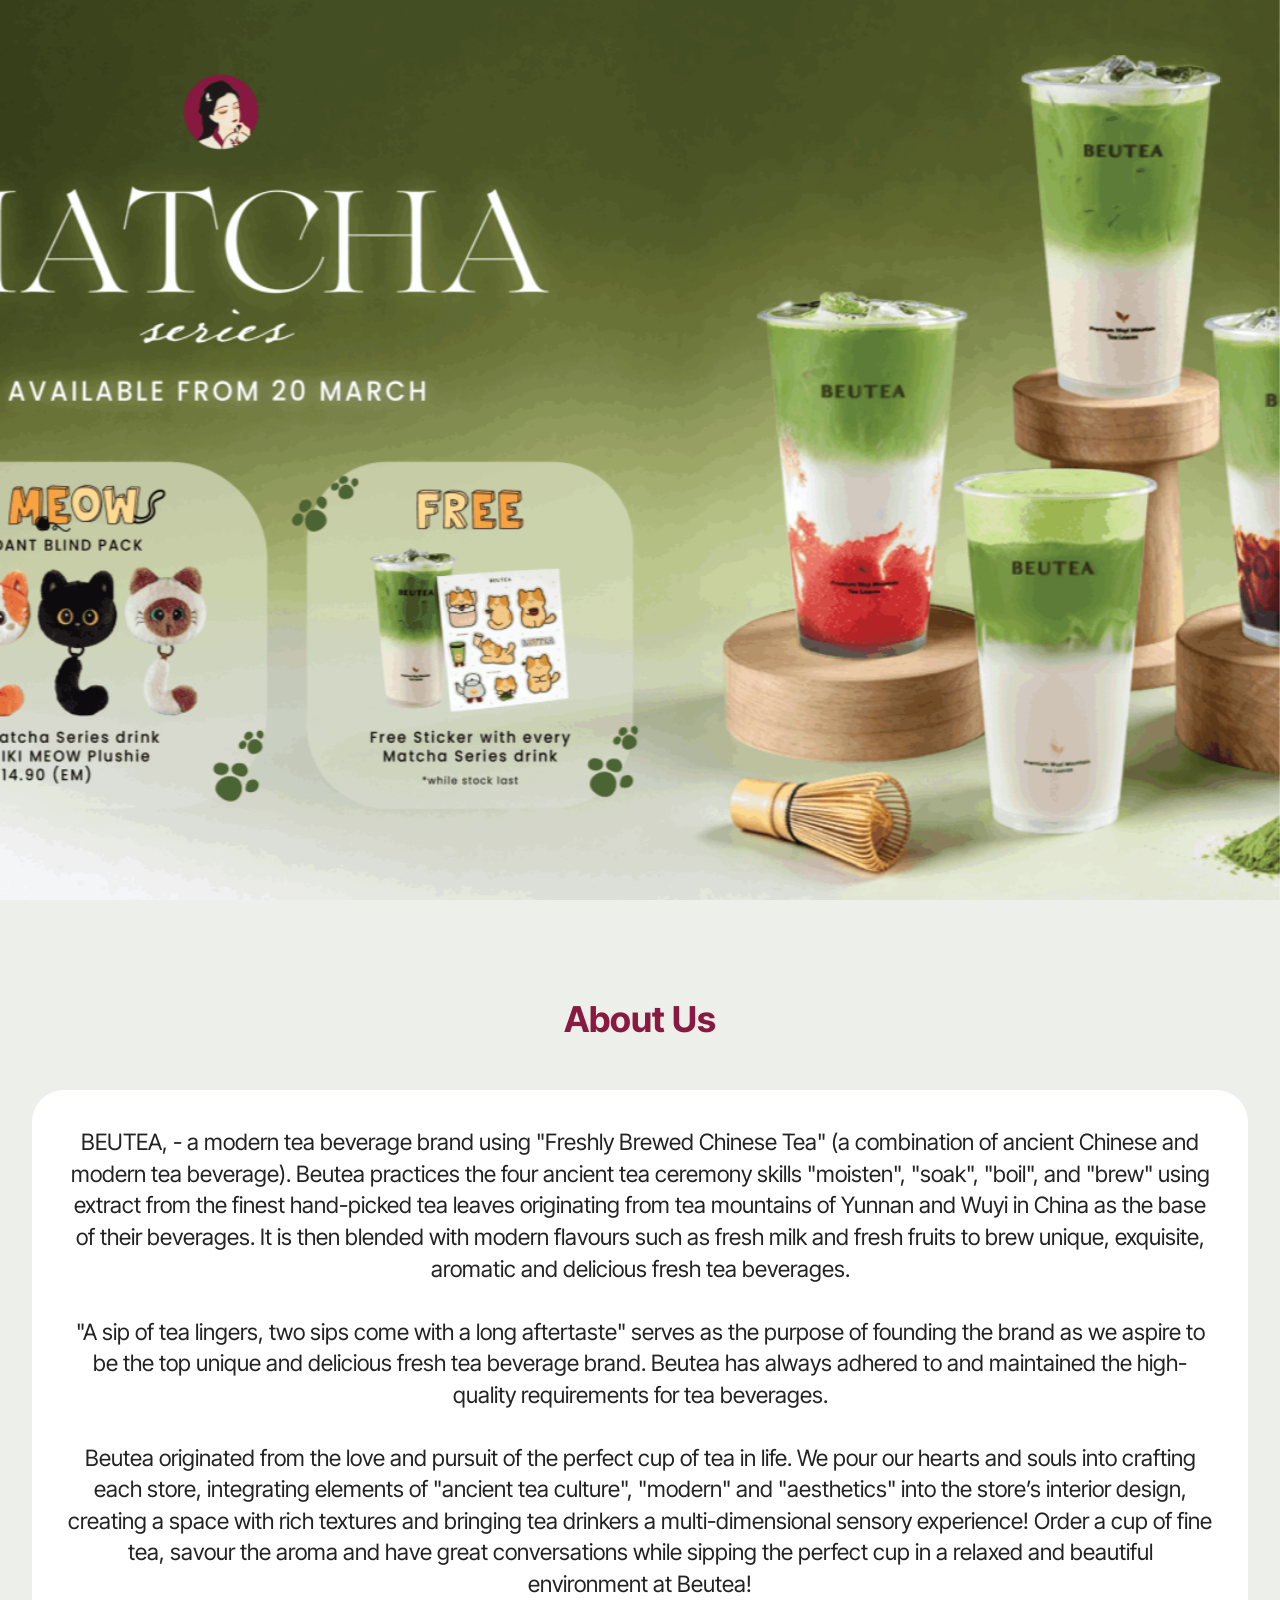
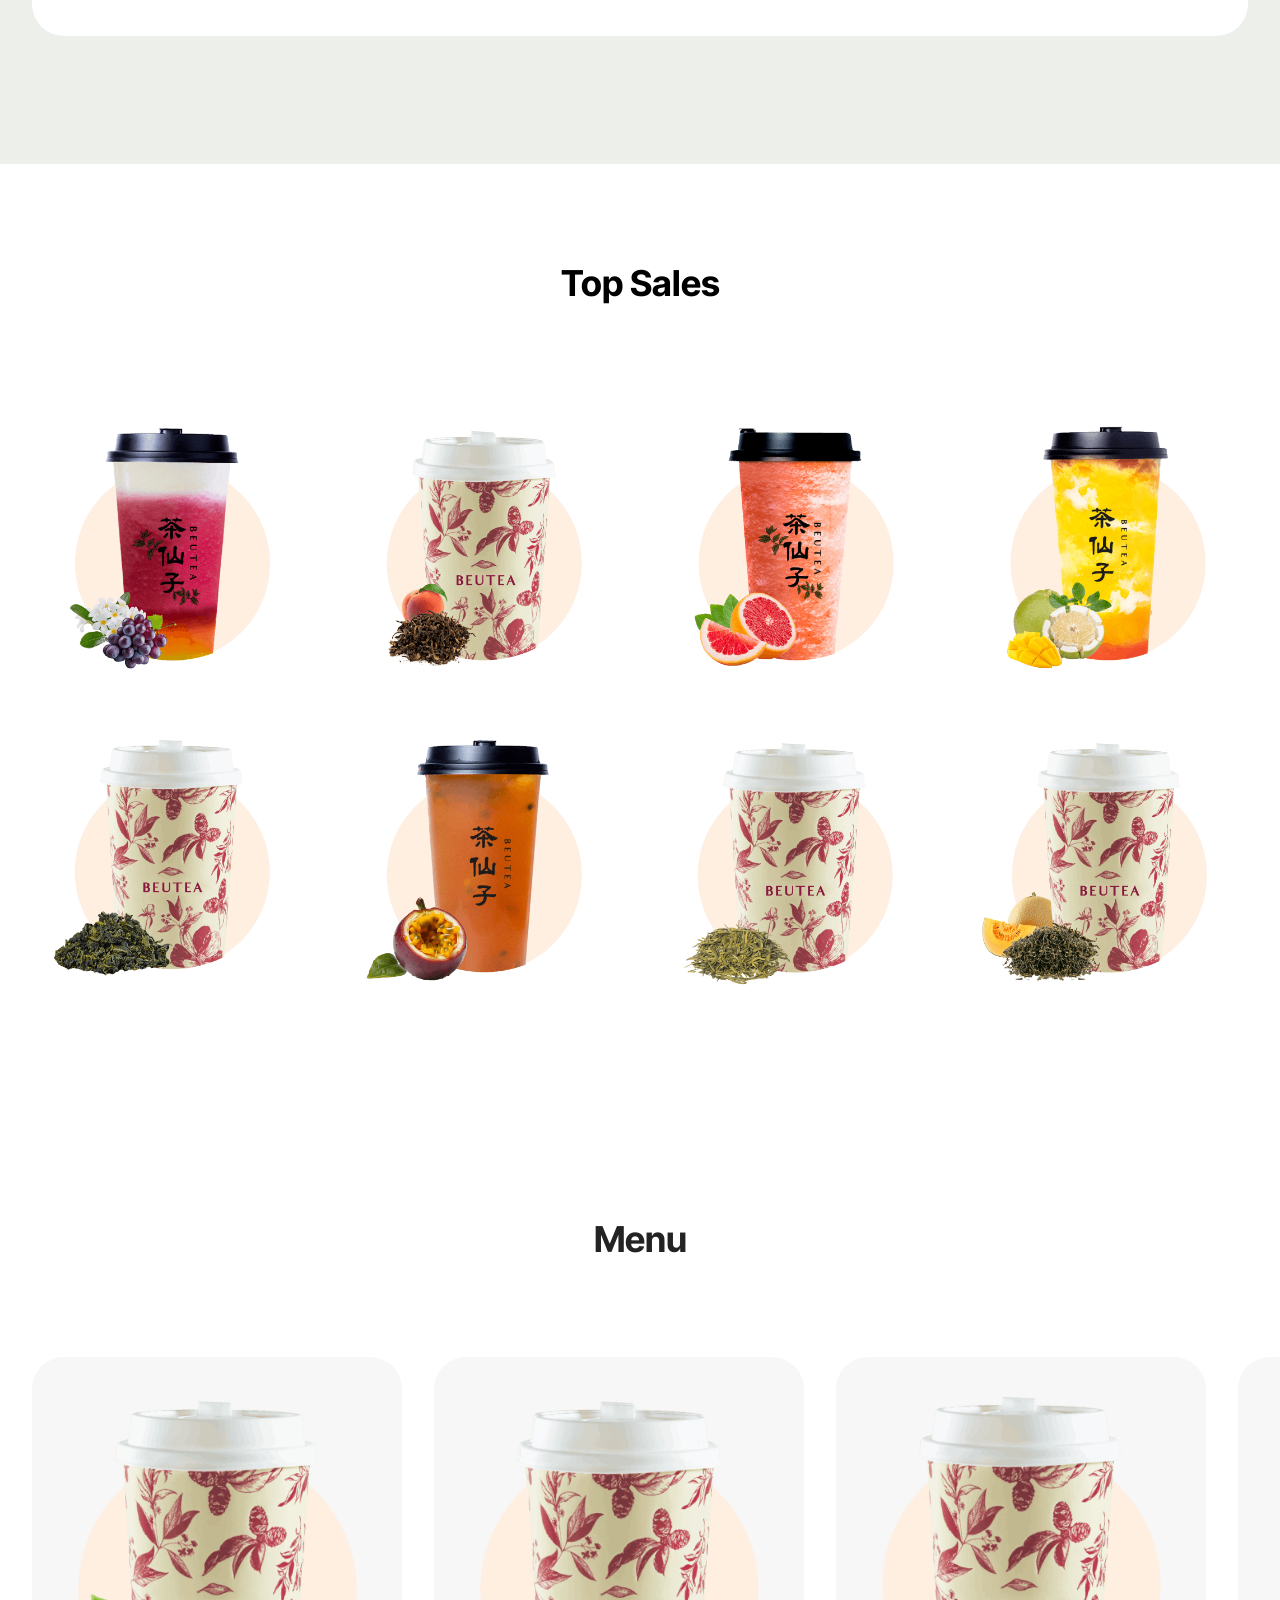
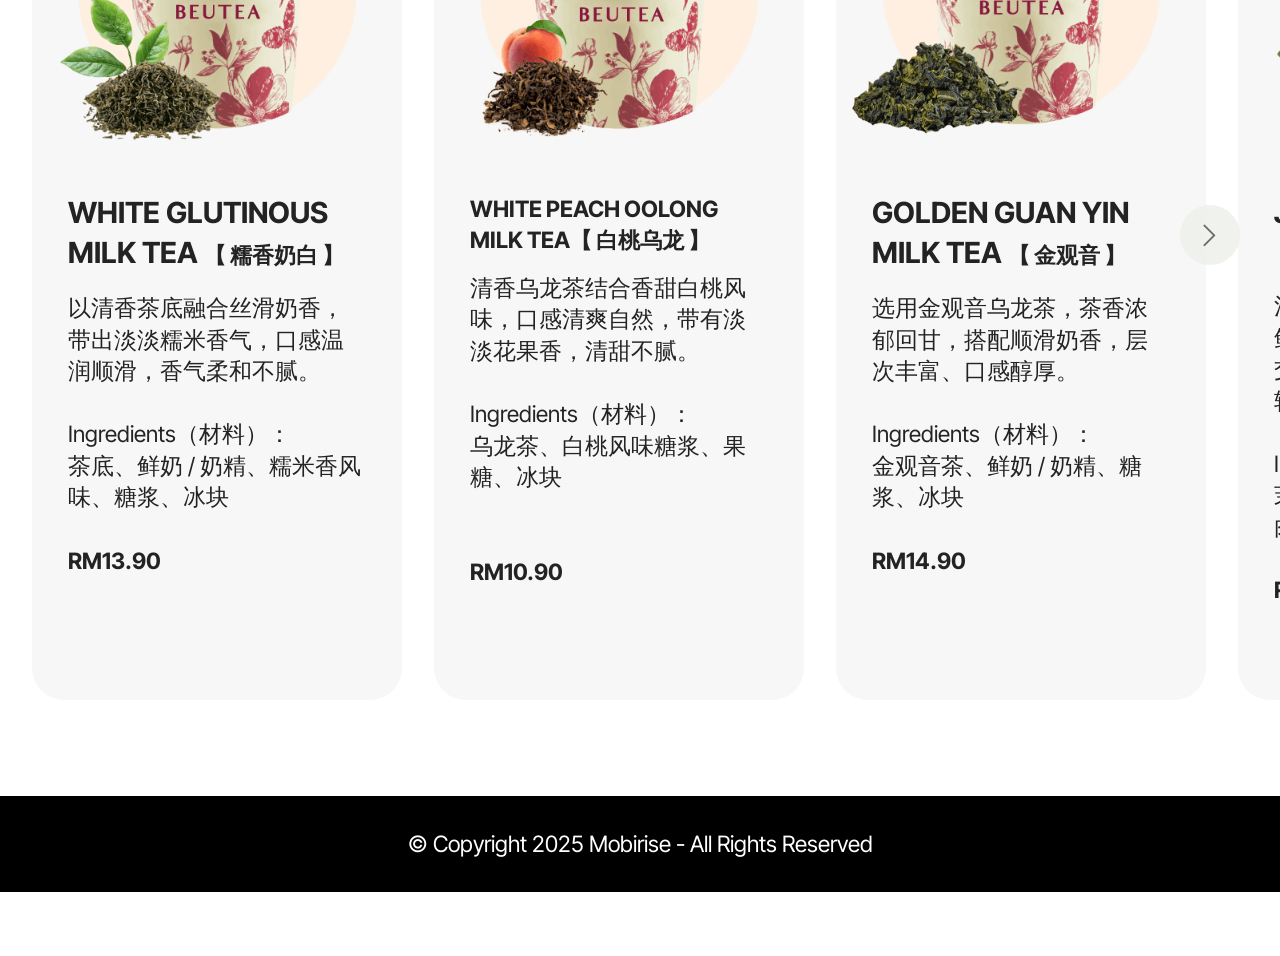
<file: index.html>
<!DOCTYPE html>
<html  >
<head>
  <!-- Site made with Mobirise Website Builder v6.1.12, https://mobirise.com -->
  <meta charset="UTF-8">
  <meta http-equiv="X-UA-Compatible" content="IE=edge">
  <meta name="generator" content="Mobirise v6.1.12, mobirise.com">
  <meta name="viewport" content="width=device-width, initial-scale=1, minimum-scale=1">
  <link rel="shortcut icon" href="assets/images/logo5.png" type="image/x-icon">
  <meta name="description" content="">
  
  
  <title>About Us | Buetea Website</title>
  <link rel="stylesheet" href="assets/web/assets/mobirise-icons2/mobirise2.css">
  <link rel="stylesheet" href="assets/bootstrap/css/bootstrap.min.css">
  <link rel="stylesheet" href="assets/parallax/jarallax.css">
  <link rel="stylesheet" href="assets/animatecss/animate.css">
  <link rel="stylesheet" href="assets/theme/css/style.css">
  <link rel="preload" href="https://fonts.googleapis.com/css?family=Inter+Tight:100,200,300,400,500,600,700,800,900,100i,200i,300i,400i,500i,600i,700i,800i,900i&display=swap" as="style" onload="this.onload=null;this.rel='stylesheet'">
  <noscript><link rel="stylesheet" href="https://fonts.googleapis.com/css?family=Inter+Tight:100,200,300,400,500,600,700,800,900,100i,200i,300i,400i,500i,600i,700i,800i,900i&display=swap"></noscript>
  <link rel="preload" href="https://fonts.googleapis.com/css?family=Fjalla+One:400&display=swap" as="style" onload="this.onload=null;this.rel='stylesheet'">
  <noscript><link rel="stylesheet" href="https://fonts.googleapis.com/css?family=Fjalla+One:400&display=swap"></noscript>
  <link rel="preload" href="https://fonts.googleapis.com/css?family=Kalam:300,400,700&display=swap" as="style" onload="this.onload=null;this.rel='stylesheet'">
  <noscript><link rel="stylesheet" href="https://fonts.googleapis.com/css?family=Kalam:300,400,700&display=swap"></noscript>
  <link rel="preload" as="style" href="assets/mobirise/css/mbr-additional.css?v=YOIgb4"><link rel="stylesheet" href="assets/mobirise/css/mbr-additional.css?v=YOIgb4" type="text/css">

  
  
  
</head>
<body>
  
  <section data-bs-version="5.1" class="header16 cid-vg4WprtiuM mbr-fullscreen mbr-parallax-background" id="header17-2h">
  
  
  <div class="container-fluid">
    <div class="row">
      <div class="content-wrap col-12 col-md-12">
        
        
        
        
      </div>
    </div>
  </div>
</section>

<section data-bs-version="5.1" class="features5 cid-vg55JvuEtI" id="features05-2m">
  

  
  
  <div class="container">
    <div class="row mb-5 justify-content-center">
      <div class="col-12 content-head">
        <h3 class="mbr-section-title mbr-fonts-style align-center mb-0 display-2">
          <strong>About Us</strong></h3>
        
      </div>
    </div>
    <div class="row">
      
      
      <div class="item features-without-image col-12 col-md-6 col-lg-12 item-mb active">
        <div class="item-wrapper">
          <div class="card-box align-left">
            
            
            <p class="card-text mbr-fonts-style display-7">BEUTEA, - a modern tea beverage brand using "Freshly Brewed Chinese Tea" (a combination of ancient Chinese and modern tea beverage). Beutea practices the four ancient tea ceremony skills "moisten", "soak", "boil", and "brew" using extract from the finest hand-picked tea leaves originating from tea mountains of Yunnan and Wuyi in China as the base of their beverages. It is then blended with modern flavours such as fresh milk and fresh fruits to brew unique, exquisite, aromatic and delicious fresh tea beverages.<br>
<br>"A sip of tea lingers, two sips come with a long aftertaste" serves as the purpose of founding the brand as we aspire to be the top unique and delicious fresh tea beverage brand. Beutea has always adhered to and maintained the high-quality requirements for tea beverages.<br>
<br>Beutea originated from the love and pursuit of the perfect cup of tea in life. We pour our hearts and souls into crafting each store, integrating elements of "ancient tea culture", "modern" and "aesthetics" into the store’s interior design, creating a space with rich textures and bringing tea drinkers a multi-dimensional sensory experience! Order a cup of fine tea, savour the aroma and have great conversations while sipping the perfect cup in a relaxed and beautiful environment at Beutea!</p>

            
          </div>
        </div>
      </div>
    </div>
  </div>
</section>

<section data-bs-version="5.1" class="gallery3 cid-vfZ99VU3E0" id="gallery03-1x">
    
    
    <div class="container-fluid">
      <div class="row justify-content-center">
        <div class="col-12 content-head">
          <div class="mbr-section-head mb-5">
            <h4 class="mbr-section-title mbr-fonts-style align-center mb-0 display-2">
              <strong>Top Sales</strong><br><strong><br></strong></h4>
            
          </div>
        </div>
      </div>
      <div class="row">
        <div class="item features-image col-12 col-md-6 col-lg-3">
          <div class="item-wrapper">
            <div class="item-img">
              <img src="assets/images/buetea20e88c89e88e89e891a1e89084-500x500.png" alt="Mobirise Website Builder" title="" data-slide-to="0" data-bs-slide-to="0">
            </div>
            
          </div>
        </div>
        <div class="item features-image col-12 col-md-6 col-lg-3">
          <div class="item-wrapper">
            <div class="item-img">
              <img src="assets/images/buetea20e799bde6a183e4b98ce9be99-500x500.png" alt="Mobirise Website Builder" title="" data-slide-to="1" data-bs-slide-to="1">
            </div>
            
          </div>
        </div>
        <div class="item features-image col-12 col-md-6 col-lg-3">
          <div class="item-wrapper">
            <div class="item-img">
              <img src="assets/images/buetea20e4ba91e8beb9e7baa2e69f9a-500x500.png" alt="Mobirise Website Builder" title="" data-slide-to="2" data-bs-slide-to="2">
            </div>
            
          </div>
        </div><div class="item features-image col-12 col-md-6 col-lg-3">
          <div class="item-wrapper">
            <div class="item-img">
              <img src="assets/images/beutea20e69da8e69e9de79498e99cb2-500x500.png" alt="Mobirise Website Builder" title="" data-slide-to="3" data-bs-slide-to="3">
            </div>
            
          </div>
        </div>
        <div class="item features-image col-12 col-md-6 col-lg-3">
          <div class="item-wrapper">
            <div class="item-img">
              <img src="assets/images/buetea20e98791e8a782e99fb3-500x500.png" alt="Mobirise Website Builder" title="" data-slide-to="4" data-bs-slide-to="4">
            </div>
            
          </div>
        </div><div class="item features-image col-12 col-md-6 col-lg-3">
          <div class="item-wrapper">
            <div class="item-img">
              <img src="assets/images/beutea20e799bee9a699e9bd90e79c89-500x500.png" alt="Mobirise Website Builder" title="" data-slide-to="5" data-bs-slide-to="5">
            </div>
            
          </div>
        </div><div class="item features-image col-12 col-md-6 col-lg-3">
          <div class="item-wrapper">
            <div class="item-img">
              <img src="assets/images/beutea20e8a5bfe6b996e9be99e4ba95-500x500.png" alt="Mobirise Website Builder" title="" data-slide-to="6" data-bs-slide-to="6">
            </div>
            
          </div>
        </div><div class="item features-image col-12 col-md-6 col-lg-3">
          <div class="item-wrapper">
            <div class="item-img">
              <img src="assets/images/beutea20e89c9ce9a699e799bde6a183-500x500.png" alt="Mobirise Website Builder" title="" data-slide-to="7" data-bs-slide-to="7">
            </div>
            
          </div>
        </div>
      </div>
    </div>
  </section>

<section data-bs-version="5.1" class="features017 mbr-embla cid-vfZcekiTgg" id="features017-20">
	
	
	<div class="position-relative">
		<div class="container-fluid">
			<div class="row justify-content-center">
				<div class="col-12 content-head">
					<div class="mbr-section-head mb-5">
						<h4 class="mbr-section-title mbr-fonts-style align-center mb-0 display-2"><strong>Menu</strong><br><strong><br></strong></h4>
						
					</div>
				</div>
			</div>
		</div>

		<div class="embla" data-skip-snaps="true" data-align="center" data-contain-scroll="trimSnaps" data-auto-play-interval="5" data-draggable="true">
			<div class="embla__viewport container-fluid">
				<div class="embla__container">
					<div class="embla__slide slider-image item active" style="margin-left: 1rem; margin-right: 1rem;">
						<div class="slide-content">
							<div class="item-img">
								<div class="item-wrapper">
									<img src="assets/images/buetea20e7b3afe9a699e5a5b6e799bd-500x500.png" alt="Mobirise Website Builder" title="" data-slide-to="0" data-bs-slide-to="0">
								</div>
							</div>
							<div class="item-content">
								<h5 class="item-title mbr-fonts-style display-5"><strong>WHITE GLUTINOUS MILK TEA&nbsp;</strong><strong style="font-size: 1.4rem;">【 糯香奶白 】</strong></h5>
								
								<p class="mbr-text mbr-fonts-style mt-3 display-7">以清香茶底融合丝滑奶香，带出淡淡糯米香气，口感温润顺滑，香气柔和不腻。<br><br>Ingredients（材料）：<br>茶底、鲜奶 / 奶精、糯米香风味、糖浆、冰块<br><br><strong>RM13.90</strong></p>
							</div>

							
						</div>
					</div><div class="embla__slide slider-image item active" style="margin-left: 1rem; margin-right: 1rem;">
						<div class="slide-content">
							<div class="item-img">
								<div class="item-wrapper">
									<img src="assets/images/buetea20e799bde6a183e4b98ce9be99-500x500.png" alt="Mobirise Website Builder" title="" data-slide-to="1" data-bs-slide-to="1">
								</div>
							</div>
							<div class="item-content">
								<h5 class="item-title mbr-fonts-style display-7"><strong>WHITE PEACH OOLONG MILK TEA</strong><strong style="font-size: 1.4rem;">【 白桃乌龙 】</strong></h5>
								
								<p class="mbr-text mbr-fonts-style mt-3 display-7">清香乌龙茶结合香甜白桃风味，口感清爽自然，带有淡淡花果香，清甜不腻。<br><br>Ingredients（材料）：<br>乌龙茶、白桃风味糖浆、果糖、冰块<br><strong><br></strong><br><strong>RM10.90</strong></p>
							</div>

							
						</div>
					</div><div class="embla__slide slider-image item active" style="margin-left: 1rem; margin-right: 1rem;">
						<div class="slide-content">
							<div class="item-img">
								<div class="item-wrapper">
									<img src="assets/images/buetea20e98791e8a782e99fb3-500x500.png" alt="Mobirise Website Builder" title="" data-slide-to="2" data-bs-slide-to="2">
								</div>
							</div>
							<div class="item-content">
								<h5 class="item-title mbr-fonts-style display-5"><strong>GOLDEN GUAN YIN MILK TEA&nbsp;</strong><strong style="font-size: 1.4rem;">【 金观音 】</strong></h5>
								
								<p class="mbr-text mbr-fonts-style mt-3 display-7">选用金观音乌龙茶，茶香浓郁回甘，搭配顺滑奶香，层次丰富、口感醇厚。<br><br>Ingredients（材料）：<br>金观音茶、鲜奶 / 奶精、糖浆、冰块<br><br><strong>RM14.90</strong><br></p>
							</div>

							
						</div>
					</div>
					<div class="embla__slide slider-image item" style="margin-left: 1rem; margin-right: 1rem;">
						<div class="slide-content">
							<div class="item-img">
								<div class="item-wrapper">
									<img src="assets/images/buetea20e88c89e88e89e891a1e89084-500x500.png" alt="Mobirise Website Builder" title="" data-slide-to="3" data-bs-slide-to="3">
								</div>
							</div>
							<div class="item-content">
								<h5 class="item-title mbr-fonts-style display-5"><strong>JASMINE GRAPE TEA
</strong><div><strong>【 茉莉葡萄 】</strong></div></h5>
								
								<p class="mbr-text mbr-fonts-style mt-3 display-7">清香茉莉花茶为基底，融合鲜甜葡萄风味，花香与果香交织，口感清新多汁，层次轻盈。<br><br>Ingredients（材料）：<br>茉莉花茶、葡萄风味 / 葡萄果肉、糖浆、冰块<br><br><strong>RM17.90</strong></p>
							</div>
							
						</div>
					</div>
					<div class="embla__slide slider-image item" style="margin-left: 1rem; margin-right: 1rem;">
						<div class="slide-content">
							<div class="item-img">
								<div class="item-wrapper">
									<img src="assets/images/buetea20e4ba91e8beb9e7baa2e69f9a-500x500.png" alt="Mobirise Website Builder" title="" data-slide-to="4" data-bs-slide-to="4">
								</div>
							</div>
							<div class="item-content">
								<h5 class="item-title mbr-fonts-style display-5"><strong>FRESH GRAPEFRUIT TEA
</strong><div><strong>【 云边红柚 】</strong></div></h5>
								
								<p class="mbr-text mbr-fonts-style mt-3 display-7">以清爽茶底搭配微酸甘甜的红柚风味，带出自然果香与淡雅茶韵，清新解腻，口感轻盈。<br><br>Ingredients（材料）：<br>茶底、红柚果肉 / 红柚酱、糖浆、冰块<br><br><strong>RM15.90</strong></p>
							</div>
							
						</div>
					</div>
					<div class="embla__slide slider-image item" style="margin-left: 1rem; margin-right: 1rem;">
						<div class="slide-content">
							<div class="item-img">
								<div class="item-wrapper">
									<img src="assets/images/buetea20e6a3aee69e97e6a999e9a699-500x500.png" alt="Mobirise Website Builder" title="" data-slide-to="5" data-bs-slide-to="5">
								</div>
							</div>
							<div class="item-content">
								<h5 class="item-title mbr-fonts-style display-5"><strong>FRESH ORANGE TEA
</strong><div><strong>【 森林撜香 】</strong></div></h5>
								
								<p class="mbr-text mbr-fonts-style mt-3 display-7">清新茶底融入香甜橙子风味，散发自然果香，口感清爽明亮，如置身果香森林般轻快。<br><br>Ingredients（材料）：<br>茶底、橙子风味 / 橙汁、糖浆、冰块<br><br><strong>RM15.90</strong></p>
							</div>
							
						</div>
					</div>
					<div class="embla__slide slider-image item" style="margin-left: 1rem; margin-right: 1rem;">
						<div class="slide-content">
							<div class="item-img">
								<div class="item-wrapper">
									<img src="assets/images/buetea20e88a9de88a9de8a5bfe7939c-500x500.png" alt="Mobirise Website Builder" title="" data-slide-to="6" data-bs-slide-to="6">
								</div>
							</div>
							<div class="item-content">
								<h5 class="item-title mbr-fonts-style display-5"><strong>FRESH WATERMELON TEA
</strong><div><strong>【 芝芝西瓜 】</strong></div></h5>
								
								<p class="mbr-text mbr-fonts-style mt-3 display-7">清甜西瓜果香融合绵密芝士奶盖，咸甜交织，清爽中带丝滑，层次丰富不腻。<br><br>Ingredients（材料）：<br>西瓜果汁、芝士奶盖、糖浆、冰块<br><br><strong>RM15.90</strong></p>
							</div>
							
						</div>
					</div>
					<div class="embla__slide slider-image item" style="margin-left: 1rem; margin-right: 1rem;">
						<div class="slide-content">
							<div class="item-img">
								<div class="item-wrapper">
									<img src="assets/images/buetea20e99baae4b990e88a92e88a92-500x500.png" alt="Mobirise Website Builder" title="" data-slide-to="7" data-bs-slide-to="7">
								</div>
							</div>
							<div class="item-content">
								<h5 class="item-title mbr-fonts-style display-5"><strong>FRESH MANGO MILKSHAKE
</strong><div><strong>【 雪乐芒芒 】</strong></div></h5>
								
								<p class="mbr-text mbr-fonts-style mt-3 display-7">香甜芒果风味搭配细腻冰沙口感，清凉顺滑，带来如雪般轻盈的夏日体验。<br><br>Ingredients（材料）：<br>芒果果泥 / 果汁、冰沙、糖浆<br><br><strong>RM17.90</strong></p>
							</div>
							
						</div>
					</div><div class="embla__slide slider-image item" style="margin-left: 1rem; margin-right: 1rem;">
						<div class="slide-content">
							<div class="item-img">
								<div class="item-wrapper">
									<img src="assets/images/buetea20e88ab1e69e9ce5b1b1efbc88700mlefbc89-500x500.png" alt="Mobirise Website Builder" title="" data-slide-to="8" data-bs-slide-to="8">
								</div>
							</div>
							<div class="item-content">
								<h5 class="item-title mbr-fonts-style display-5"><div><strong>FRESH TROPICAL FRUIT TEA (700ml)</strong></div><div><strong style="font-size: 1.4rem;">【 花果山 (700ml) 】</strong></div></h5>
								
								<p class="mbr-text mbr-fonts-style mt-3 display-7">多种热带水果风味融合，酸甜清爽，果香层层绽放，大杯更满足。<br><br>Ingredients（材料）：<br>综合水果（如橙、凤梨、百香果等）、茶底、糖浆、冰块<br><strong><br>RM16.90</strong></p>
							</div>
							
						</div>
					</div>
					<div class="embla__slide slider-image item" style="margin-left: 1rem; margin-right: 1rem;">
						<div class="slide-content">
							<div class="item-img">
								<div class="item-wrapper">
									<img src="assets/images/buetea20e6b885e7b3a5-500x500.png" alt="Mobirise Website Builder" title="" data-slide-to="9" data-bs-slide-to="9">
								</div>
							</div>
							<div class="item-content">
								<h5 class="item-title mbr-fonts-style display-5"><strong>GLUTINOUS OOLONG COLD BREW
</strong><div><strong>【 清糯 】</strong></div></h5>
								
								<p class="mbr-text mbr-fonts-style mt-3 display-7">淡雅茶香融合柔和糯米香气，口感清爽顺口，温润不腻，简单却耐喝。<br><br>Ingredients（材料）：<br>茶底、糯米香风味、糖浆、冰块<br><br><strong>RM15.90</strong></p>
							</div>
							
						</div>
					</div>
					<div class="embla__slide slider-image item" style="margin-left: 1rem; margin-right: 1rem;">
					<div class="slide-content">
						<div class="item-img">
							<div class="item-wrapper">
								<img src="assets/images/buetea20e98791e8a782e99fb3e88a9de5a3abe5a5b6e79b96-500x500.png" alt="Mobirise Website Builder" title="" data-slide-to="10" data-bs-slide-to="10">
							</div>
						</div>
						<div class="item-content">
							<h5 class="item-title mbr-fonts-style display-5"><strong>GOLDEN GUAN YIN TEA TEA MACCHIATO
</strong><div><strong>【 金观音芝士奶盖 】</strong></div></h5>
							
							<p class="mbr-text mbr-fonts-style mt-3 display-7">金观音茶底散发花香回甘，搭配绵密芝士奶盖，咸香与茶香平衡，层次丰富。<br><br>Ingredients（材料）：<br>金观音茶、芝士奶盖、糖浆、冰块<br><br><strong>RM15.90</strong></p>
						</div>
						
					</div>
					</div><div class="embla__slide slider-image item" style="margin-left: 1rem; margin-right: 1rem;">
					<div class="slide-content">
						<div class="item-img">
							<div class="item-wrapper">
								<img src="assets/images/buetea20e799bde6a183e9a699e88a9de5a3abe5a5b6e79b96-500x500.png" alt="Mobirise Website Builder" title="" data-slide-to="11" data-bs-slide-to="11">
							</div>
						</div>
						<div class="item-content">
							<h5 class="item-title mbr-fonts-style display-5"><strong>WHITE PEACH TEA TEA MACCHIATO
</strong><div><strong>【 白挑香芝士奶盖 】</strong></div></h5>
							
							<p class="mbr-text mbr-fonts-style mt-3 display-7">清新白桃果香结合顺滑茶底，顶部覆上浓郁芝士奶盖，甜中带咸，口感细腻。<br><br>Ingredients（材料）：<br>白桃风味、茶底、芝士奶盖、糖浆、冰块<br><br><strong>RM15.90</strong></p>
						</div>
						
					</div>
					</div>
				</div>
			</div>
			<button class="embla__button embla__button--prev">
				<span class="mobi-mbri mobi-mbri-arrow-prev mbr-iconfont" aria-hidden="true"></span>
				<span class="sr-only visually-hidden visually-hidden visually-hidden">Previous</span>
			</button>
			<button class="embla__button embla__button--next">
				<span class="mobi-mbri mobi-mbri-arrow-next mbr-iconfont" aria-hidden="true"></span>
				<span class="sr-only visually-hidden visually-hidden visually-hidden">Next</span>
			</button>
		</div>
	</div>
</section>

<section data-bs-version="5.1" class="footer4 cid-vgcTEPQ5TO" once="footers" id="footer04-3q">

    

    

    <div class="container">
        <div class="media-container-row align-center mbr-white">
            <div class="col-12">
                <p class="mbr-text mb-0 mbr-fonts-style display-7">
                    © Copyright 2025 Mobirise - All Rights Reserved
                </p>
            </div>
        </div>
    </div>
</section><section class="display-7" style="padding: 0;align-items: center;justify-content: center;flex-wrap: wrap;    align-content: center;display: flex;position: relative;height: 4rem;"><a href="https://mobiri.se/4654943" style="flex: 1 1;height: 4rem;position: absolute;width: 100%;z-index: 1;"><img alt="" style="height: 4rem;" src="[data-uri]"></a><p style="margin: 0;text-align: center;" class="display-7">&#8204;</p><a style="z-index:1" href="https://mobirise.com/builder/ai-website-maker.html">Free AI Website Maker</a></section><script src="assets/bootstrap/js/bootstrap.bundle.min.js"></script>  <script src="assets/parallax/jarallax.js"></script>  <script src="assets/smoothscroll/smooth-scroll.js"></script>  <script src="assets/ytplayer/index.js"></script>  <script src="assets/embla/embla.min.js"></script>  <script src="assets/embla/script.js"></script>  <script src="assets/theme/js/script.js"></script>  
  
  
 <div id="scrollToTop" class="scrollToTop mbr-arrow-up"><a style="text-align: center;"><i class="mbr-arrow-up-icon mbr-arrow-up-icon-cm cm-icon cm-icon-smallarrow-up"></i></a></div>
    <input name="animation" type="hidden">
  </body>
</html>
</file>
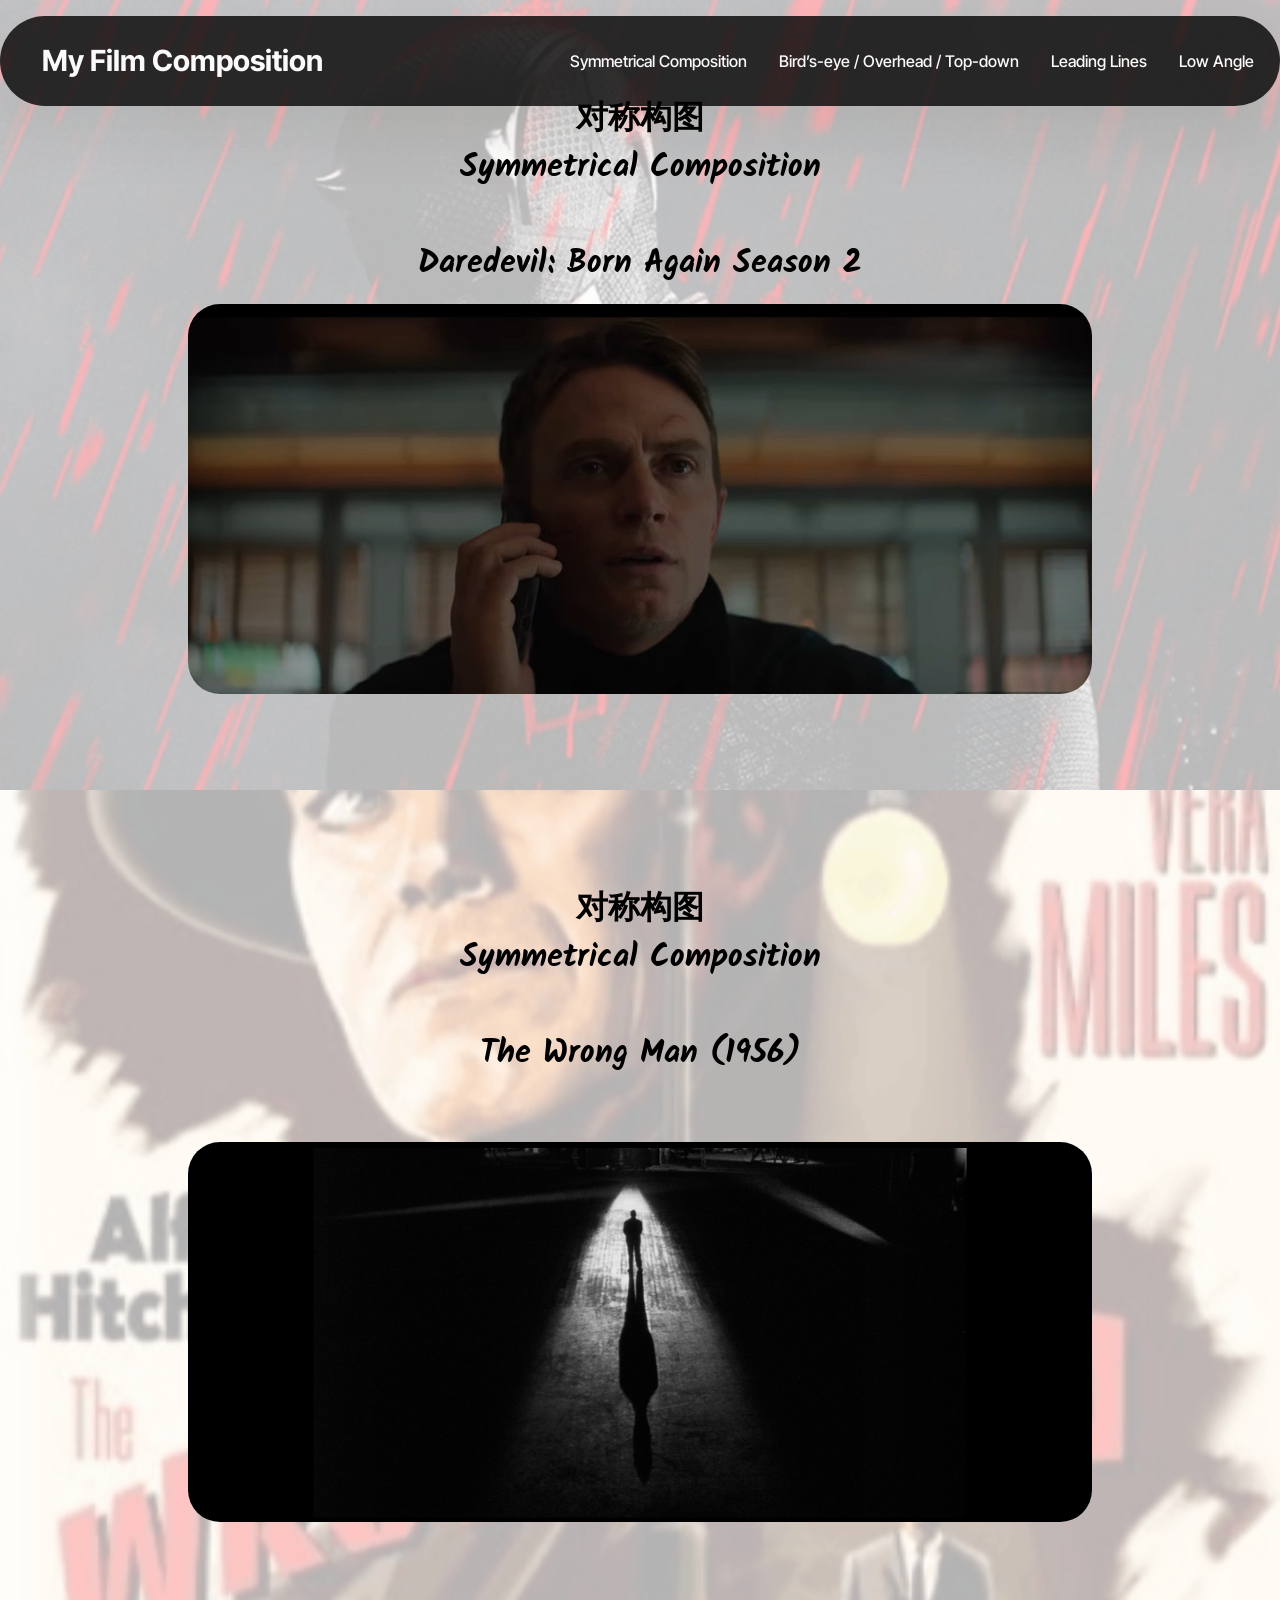
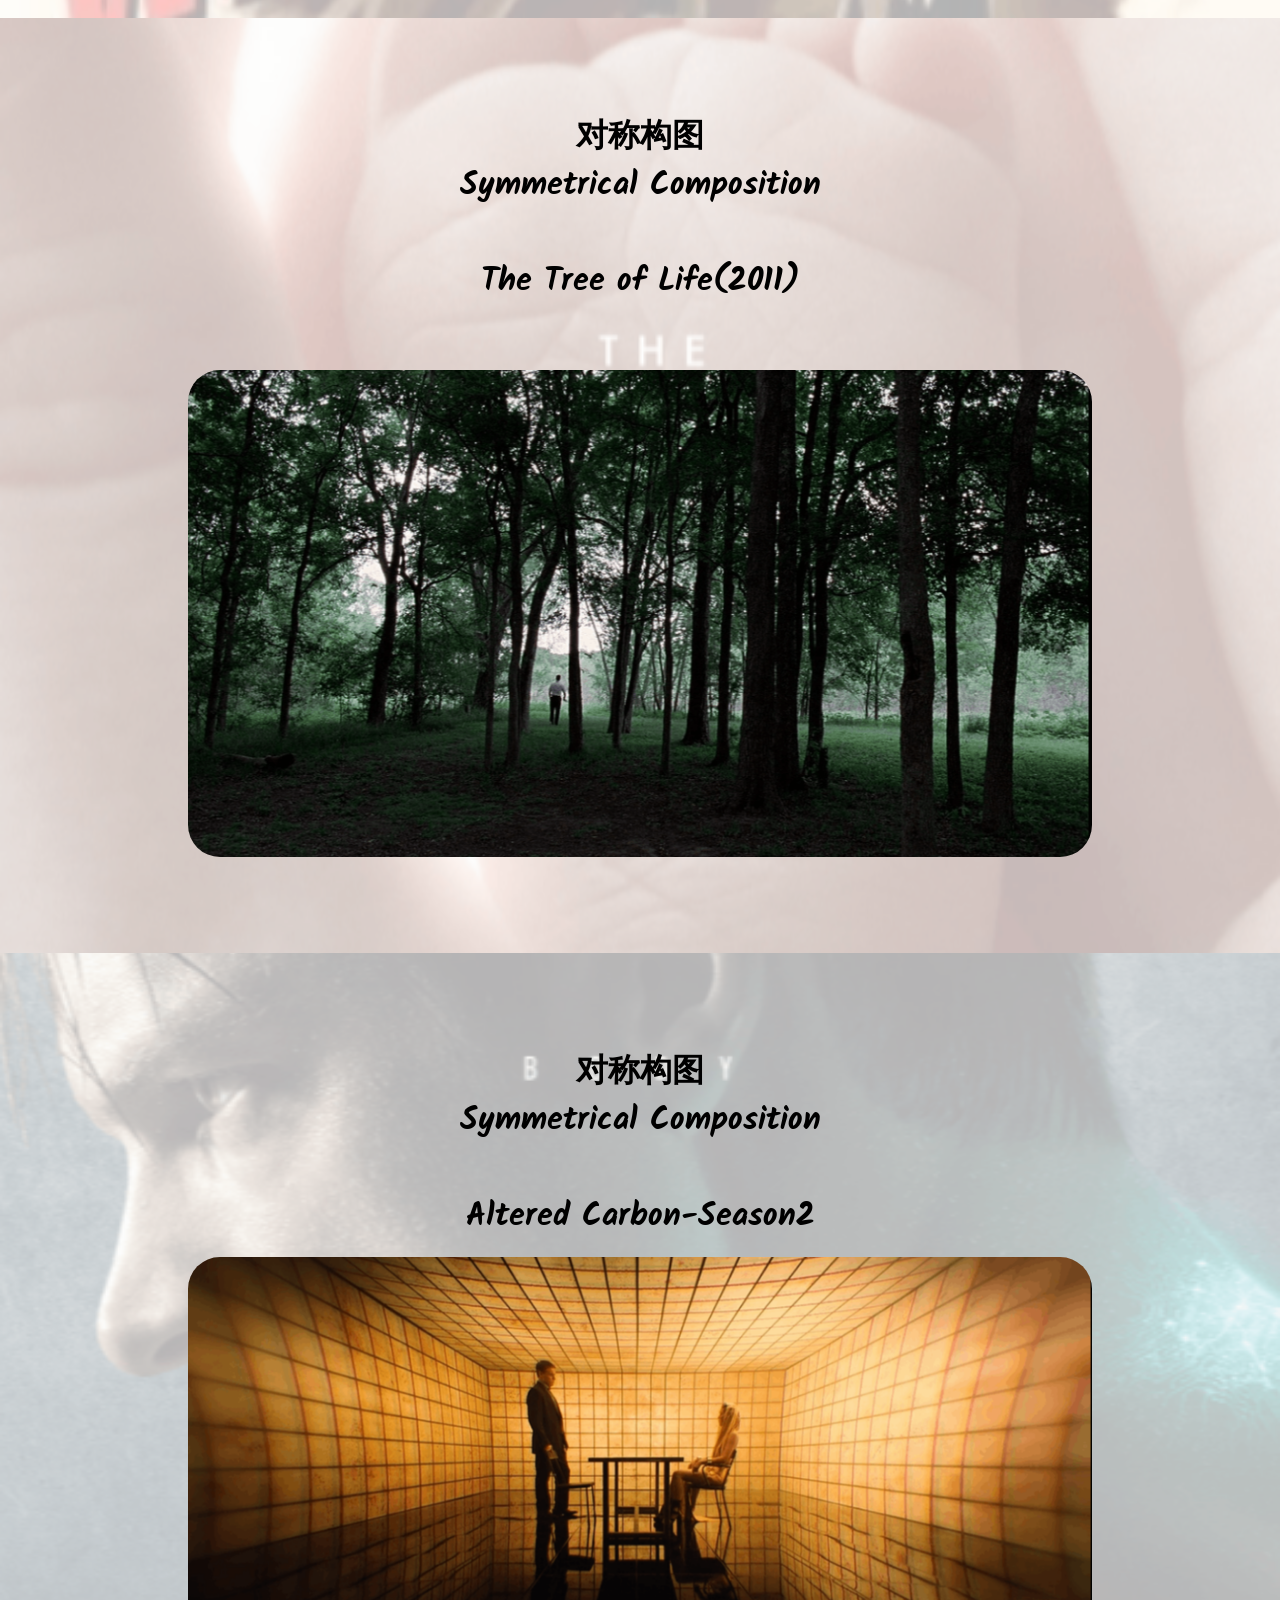
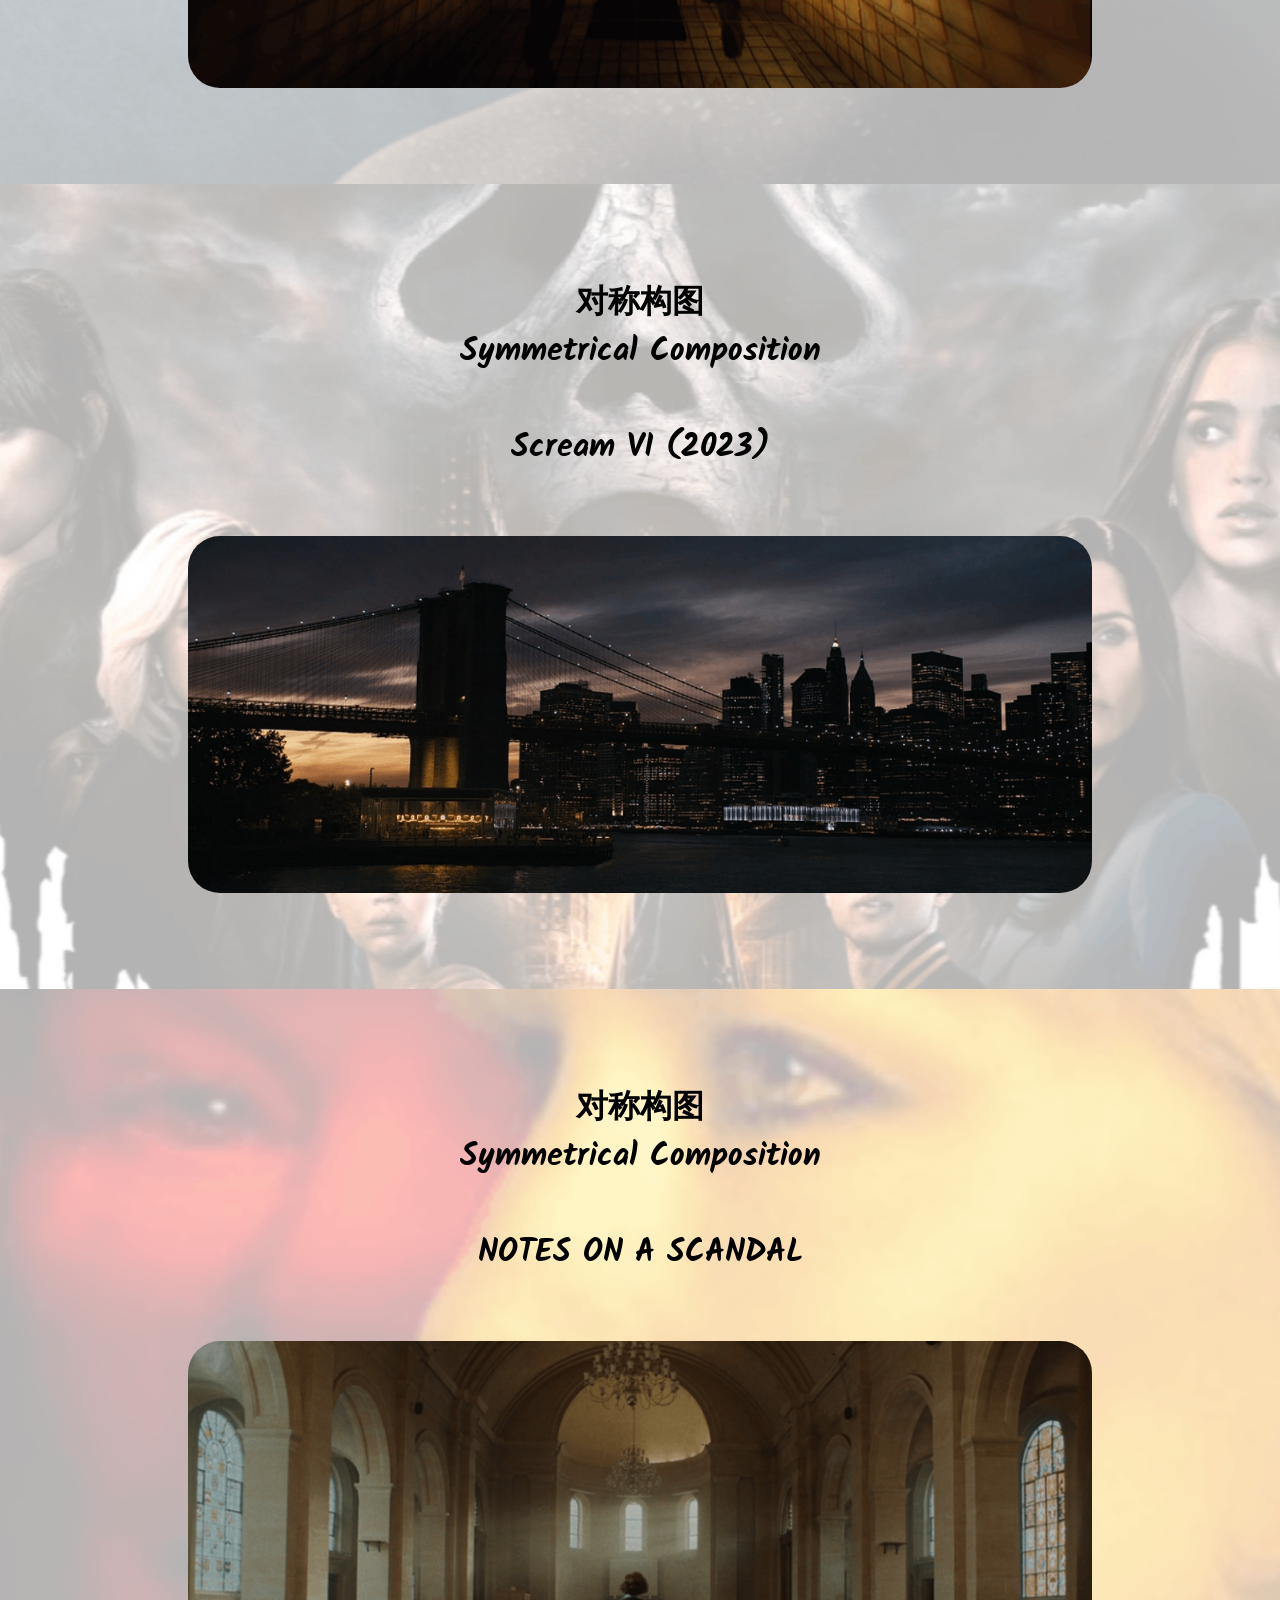
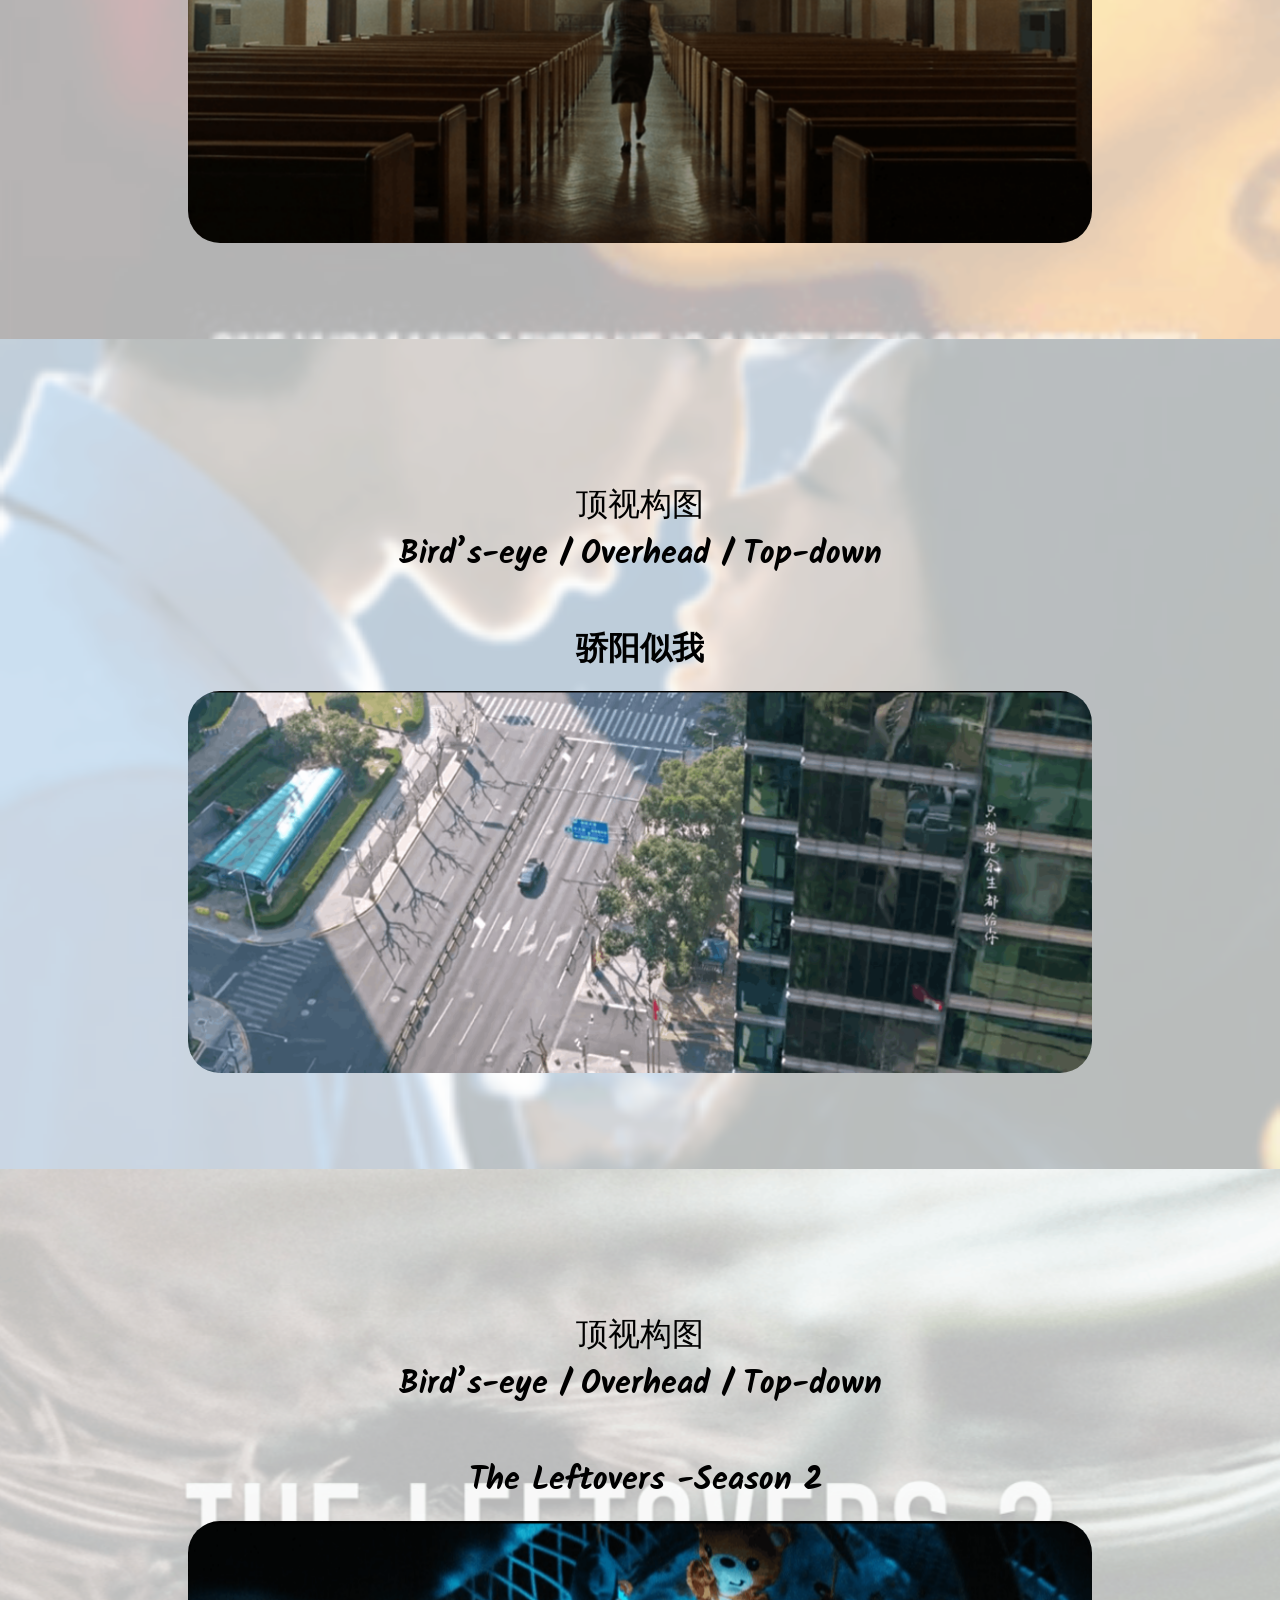
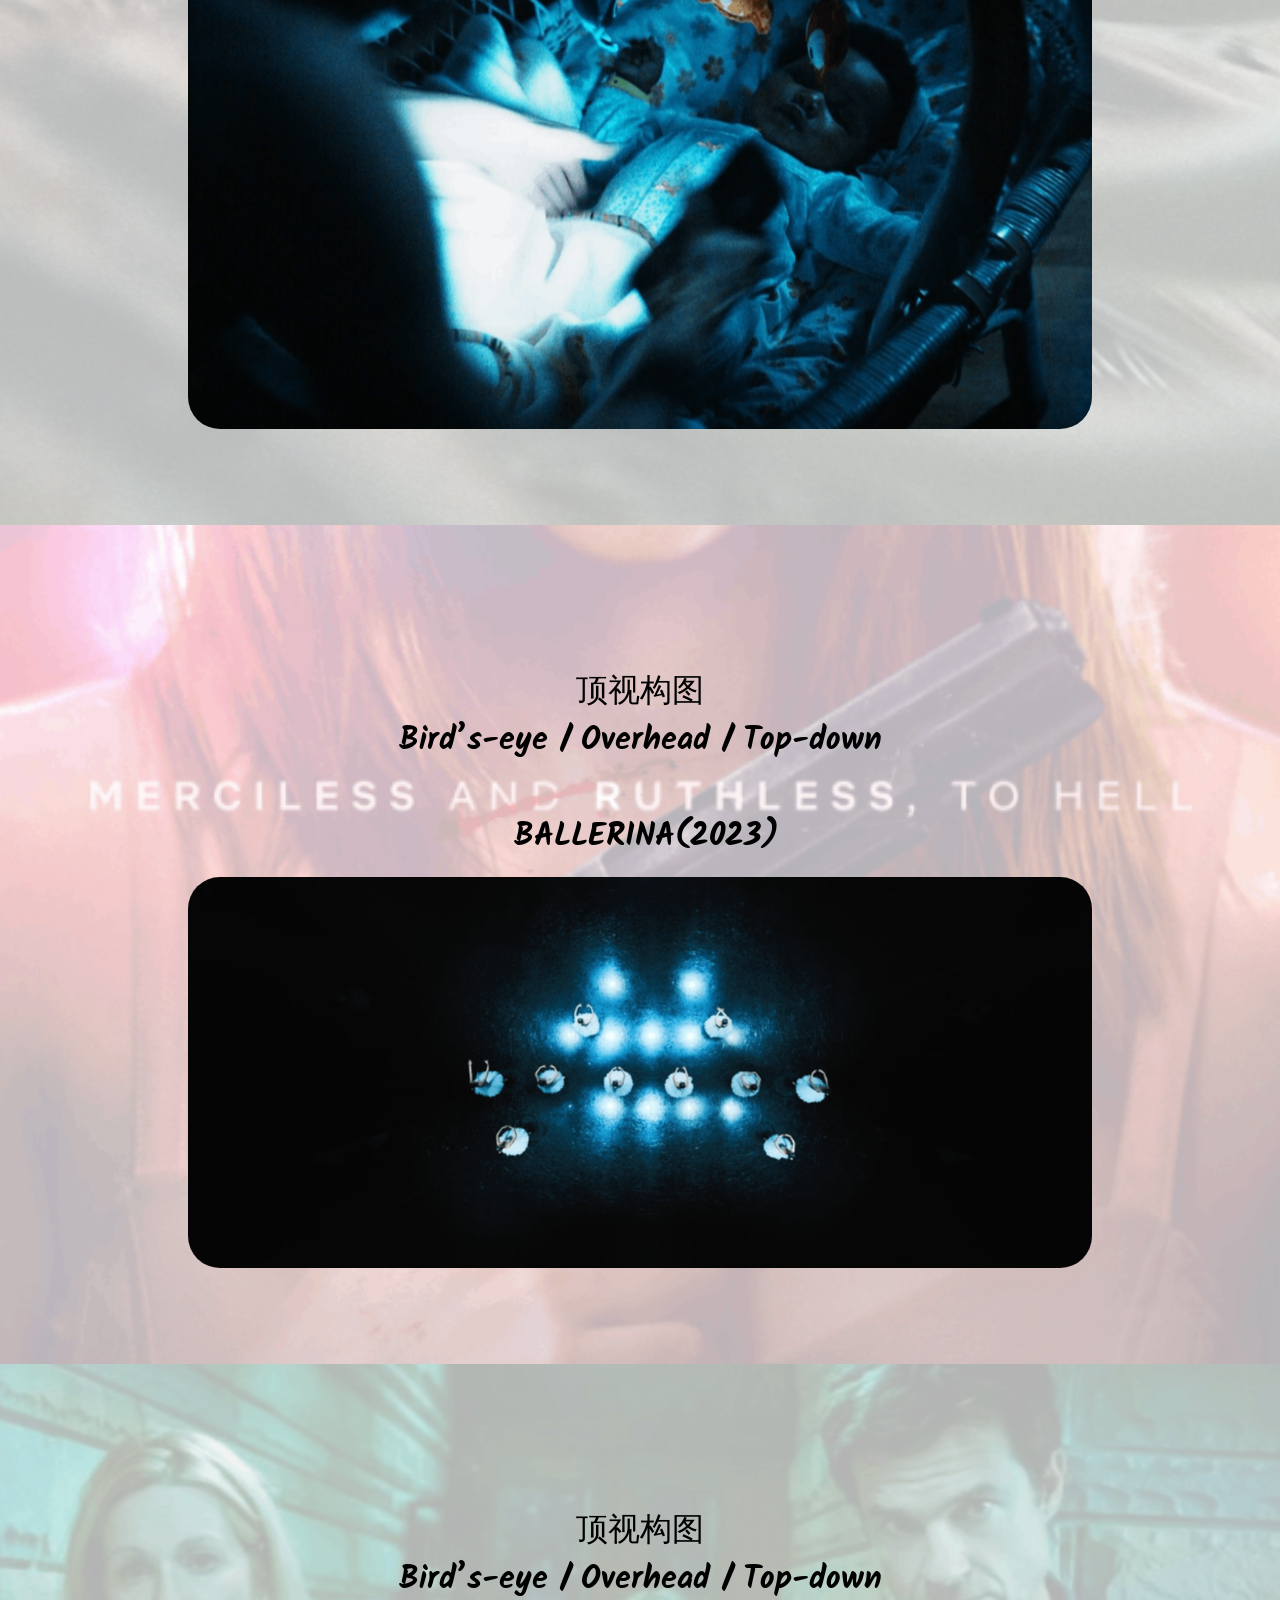
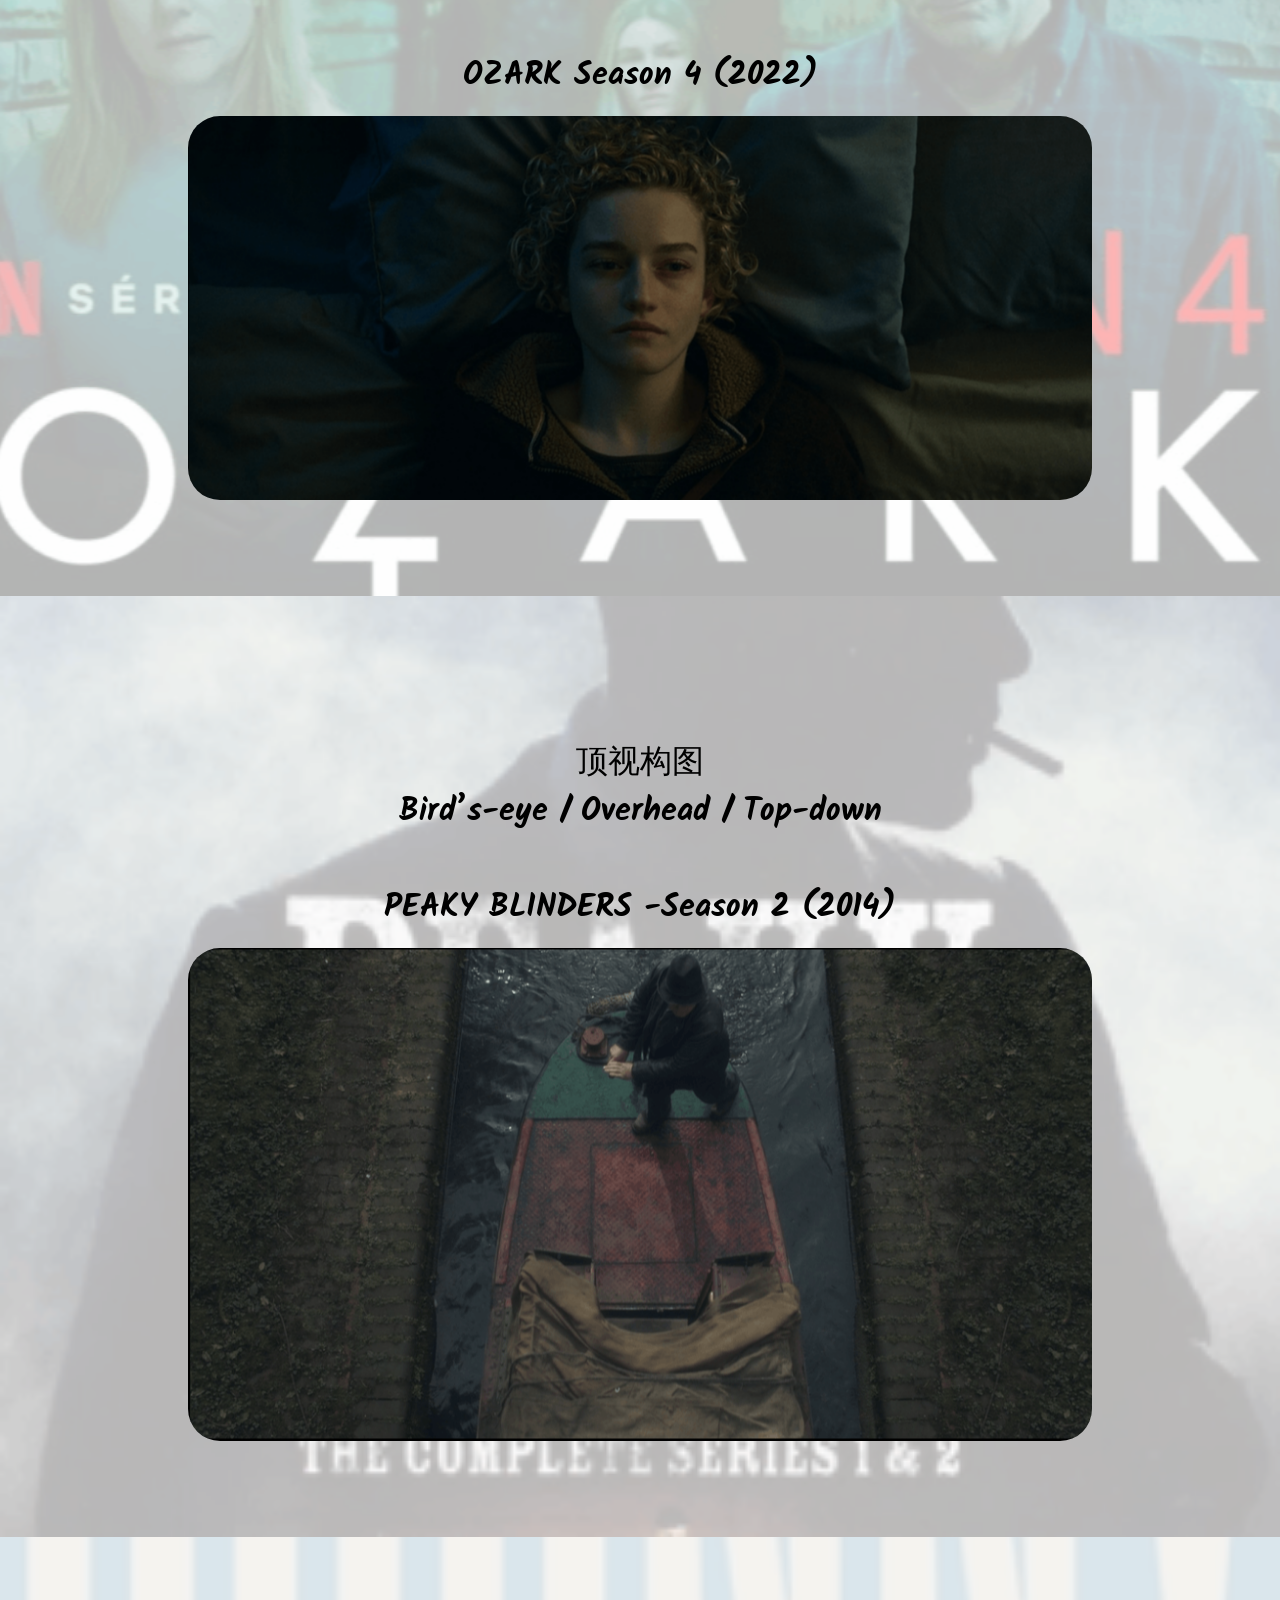
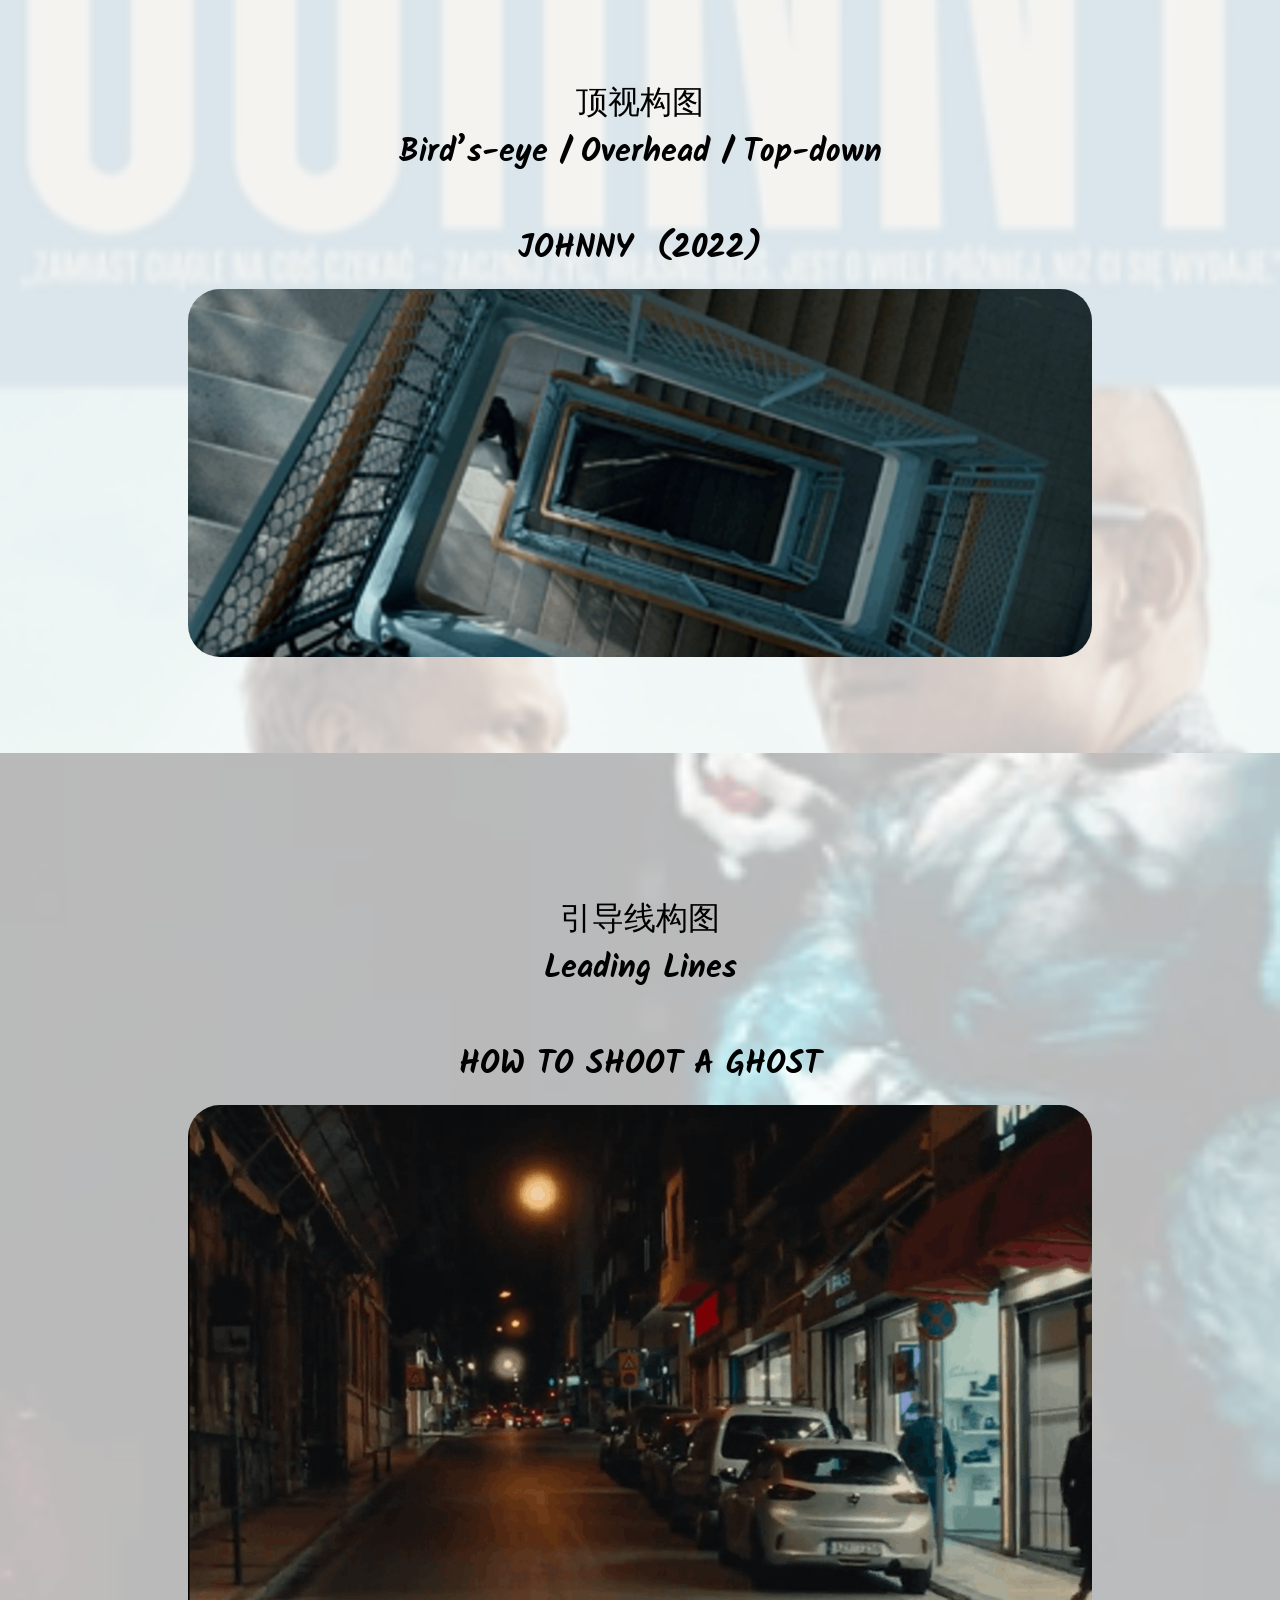
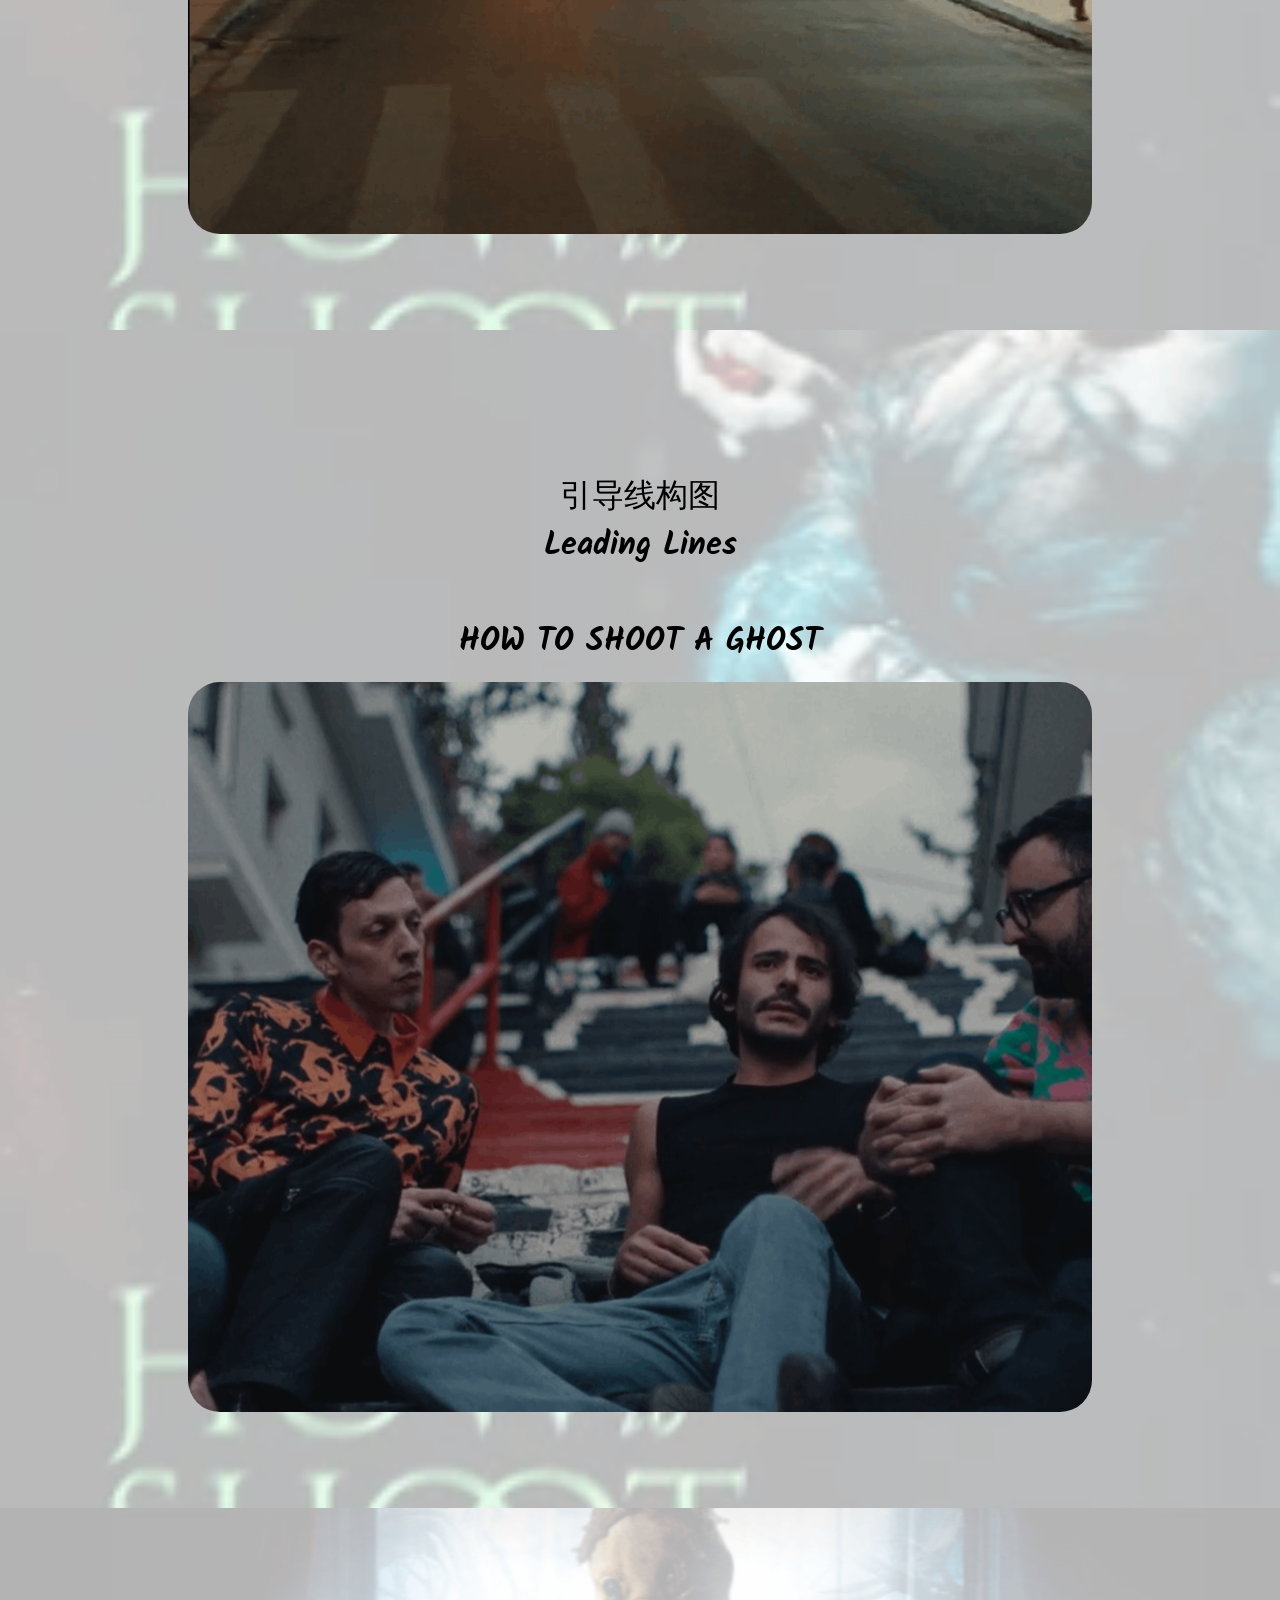
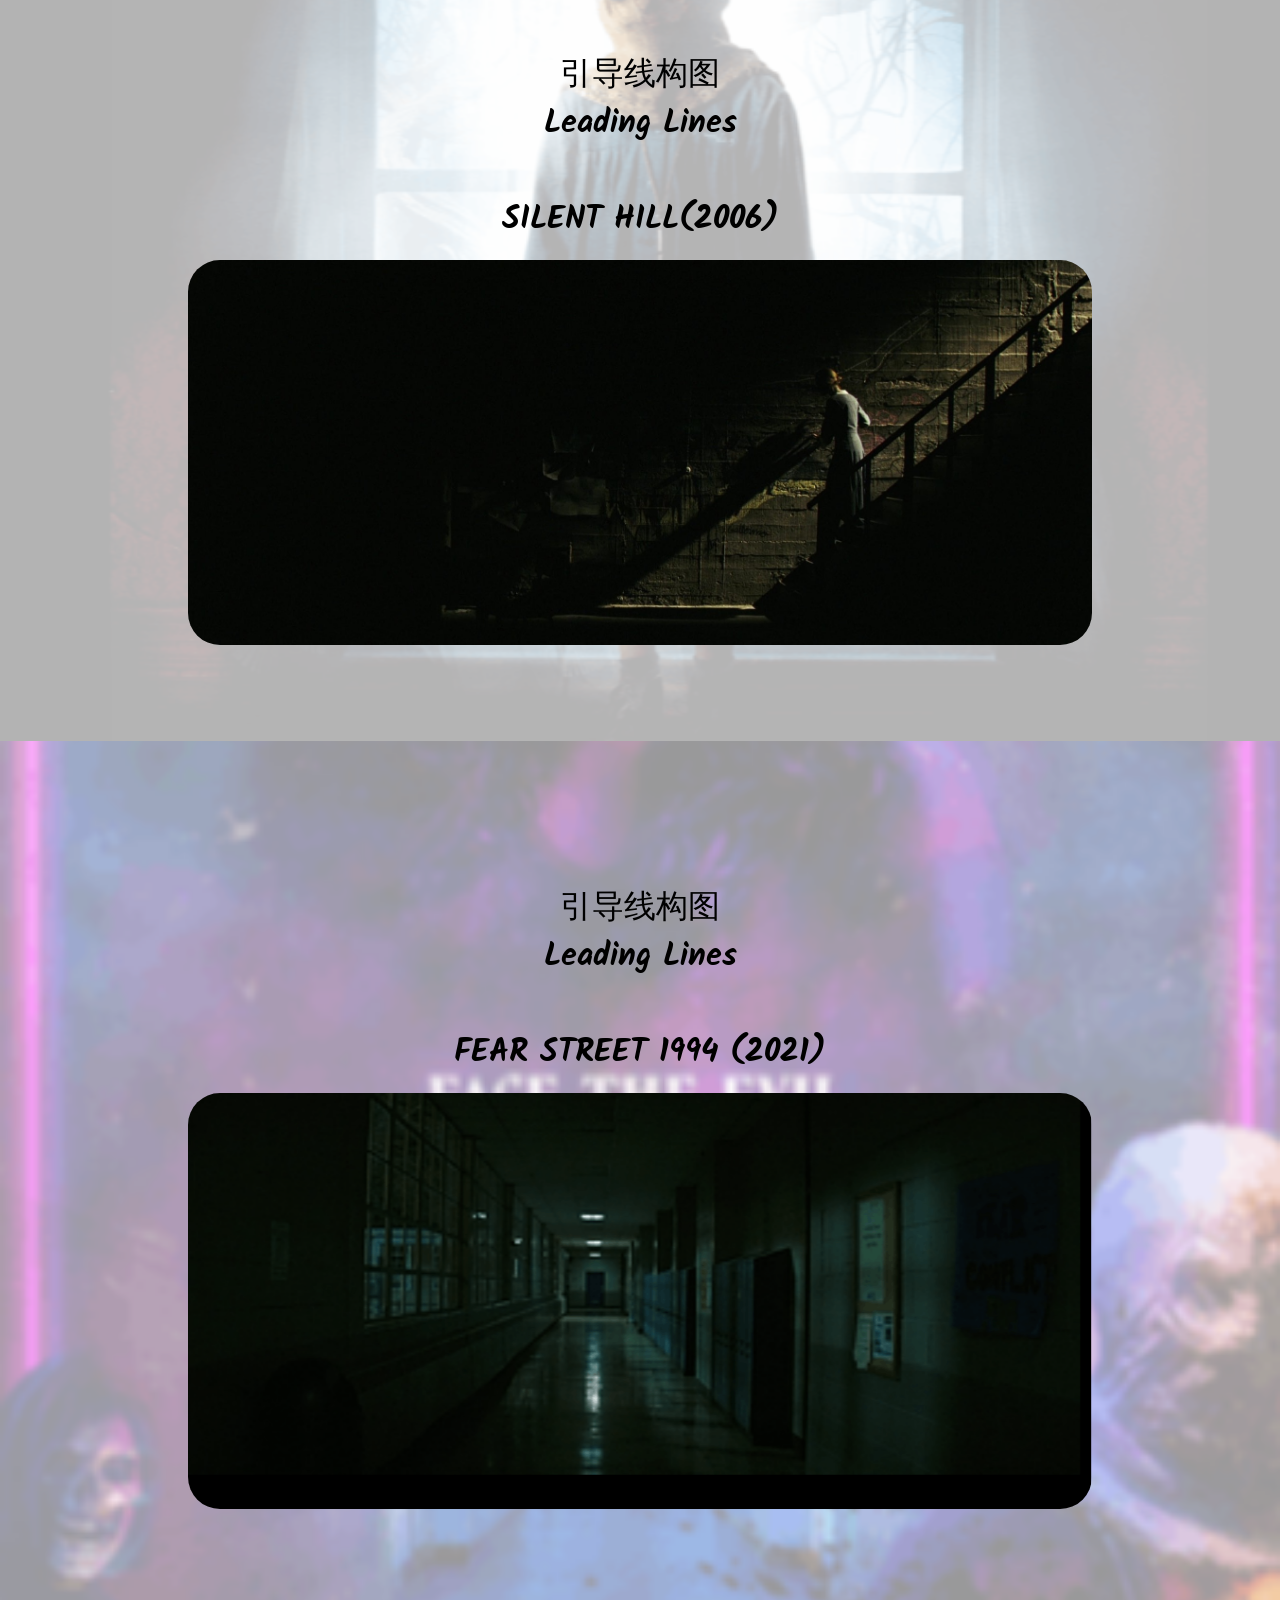
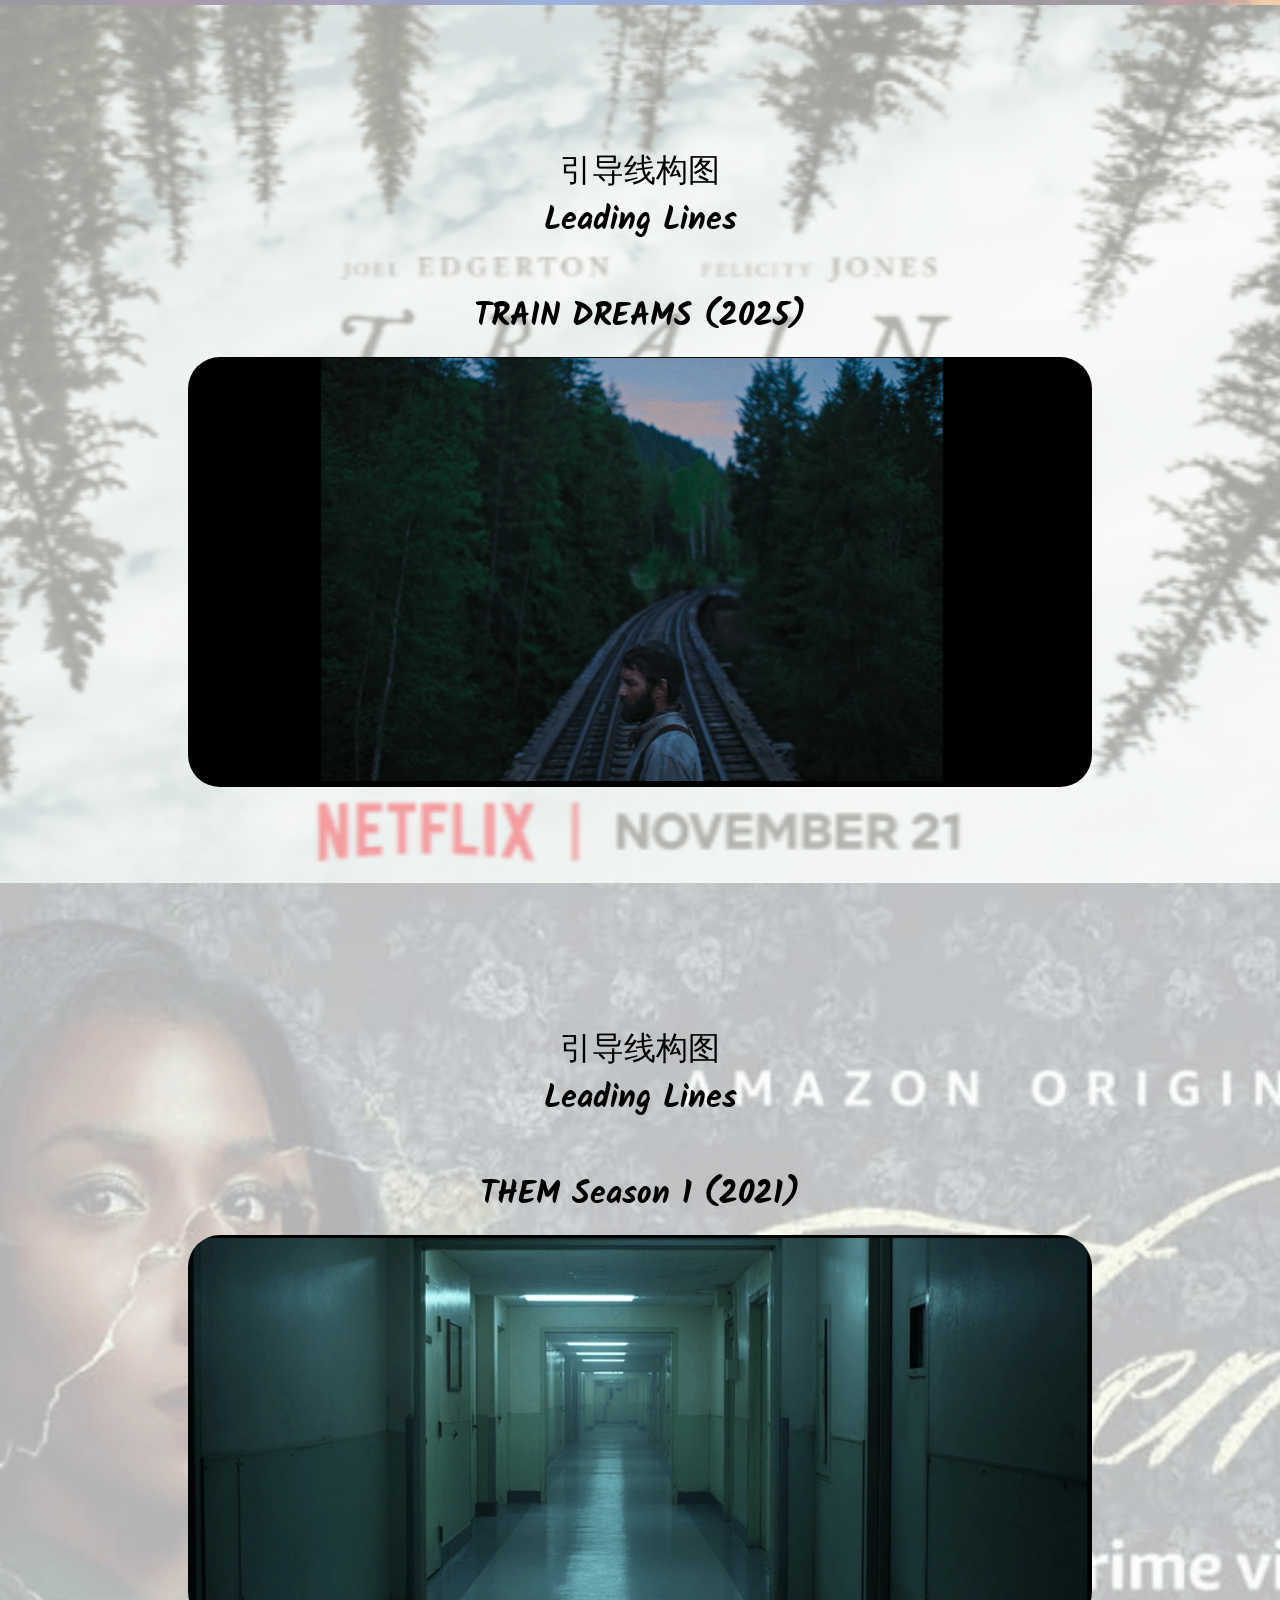
<file: inde.html>
<!DOCTYPE html>
<html  >
<head>
  <!-- Site made with Mobirise Website Builder v6.1.12, https://mobirise.com -->
  <meta charset="UTF-8">
  <meta http-equiv="X-UA-Compatible" content="IE=edge">
  <meta name="generator" content="Mobirise v6.1.12, mobirise.com">
  <meta name="viewport" content="width=device-width, initial-scale=1, minimum-scale=1">
  <link rel="shortcut icon" href="assets/images/logo5.png" type="image/x-icon">
  <meta name="description" content="">
  
  
  <title>My Film Composition</title>
  <link rel="stylesheet" href="assets/web/assets/mobirise-icons2/mobirise2.css">
  <link rel="stylesheet" href="assets/bootstrap/css/bootstrap.min.css">
  <link rel="stylesheet" href="assets/animatecss/animate.css">
  <link rel="stylesheet" href="assets/dropdown/css/style.css">
  <link rel="stylesheet" href="assets/theme/css/style.css">
  <link rel="preload" href="https://fonts.googleapis.com/css?family=Inter+Tight:100,200,300,400,500,600,700,800,900,100i,200i,300i,400i,500i,600i,700i,800i,900i&display=swap" as="style" onload="this.onload=null;this.rel='stylesheet'">
  <noscript><link rel="stylesheet" href="https://fonts.googleapis.com/css?family=Inter+Tight:100,200,300,400,500,600,700,800,900,100i,200i,300i,400i,500i,600i,700i,800i,900i&display=swap"></noscript>
  <link rel="preload" href="https://fonts.googleapis.com/css?family=Fjalla+One:400&display=swap" as="style" onload="this.onload=null;this.rel='stylesheet'">
  <noscript><link rel="stylesheet" href="https://fonts.googleapis.com/css?family=Fjalla+One:400&display=swap"></noscript>
  <link rel="preload" href="https://fonts.googleapis.com/css?family=Kalam:300,400,700&display=swap" as="style" onload="this.onload=null;this.rel='stylesheet'">
  <noscript><link rel="stylesheet" href="https://fonts.googleapis.com/css?family=Kalam:300,400,700&display=swap"></noscript>
  <link rel="preload" as="style" href="assets/mobirise/css/mbr-additional.css?v=nzi0NM"><link rel="stylesheet" href="assets/mobirise/css/mbr-additional.css?v=nzi0NM" type="text/css">

  
  
  
</head>
<body>
  
  <section data-bs-version="5.1" class="menu menu1 cid-vgb3TFsFdI" once="menu" id="menu01-2v">
	

	<nav class="navbar navbar-dropdown navbar-fixed-top navbar-expand-lg">
		<div class="container">
			<div class="navbar-brand">
				
				<span class="navbar-caption-wrap"><a class="navbar-caption text-white display-5" href="https://mobiri.se">My Film Composition&nbsp;</a></span>
			</div>
			<button class="navbar-toggler" type="button" data-toggle="collapse" data-bs-toggle="collapse" data-target="#navbarSupportedContent" data-bs-target="#navbarSupportedContent" aria-controls="navbarNavAltMarkup" aria-expanded="false" aria-label="Toggle navigation">
				<div class="hamburger">
					<span></span>
					<span></span>
					<span></span>
					<span></span>
				</div>
			</button>
			<div class="collapse navbar-collapse" id="navbarSupportedContent">
				<ul class="navbar-nav nav-dropdown nav-right" data-app-modern-menu="true"><li class="nav-item">
						<a class="nav-link link text-white text-primary display-4" href="inde.html#image03-2z">Symmetrical Composition</a>
					</li>
					<li class="nav-item">
						<a class="nav-link link text-white text-primary display-4" href="inde.html#image03-33" aria-expanded="false">Bird’s-eye / Overhead / Top-down</a>
					</li>
					<li class="nav-item">
						<a class="nav-link link text-white text-primary display-4" href="inde.html#image03-37">Leading Lines</a>
					</li><li class="nav-item"><a class="nav-link link text-white text-primary display-4" href="inde.html#image03-39">Low Angle</a></li></ul>
				
				
			</div>
		</div>
	</nav>
</section>

<section data-bs-version="5.1" class="image3 cid-vgbkb1TH79" id="image03-2z">
  

  
  <div class="mbr-overlay" style="opacity: 0.7; background-color: rgb(255, 255, 255);"></div>

  <div class="container">
    <div class="row justify-content-center">
      <div class="col-12 col-lg-9">
        <h4 class="mbr-description mbr-fonts-style mb-3 align-center new-font-1"><strong>对称构图</strong><br><strong>Symmetrical Composition</strong><br><br><strong>Daredevil: Born Again Season 2</strong><strong><br></strong></h4>
        
        <div class="image-wrapper">
          <img class="w-100" src="assets/images/symmetrical-1600x690.jpg" alt="Mobirise Website Builder">
        </div>
      </div>
    </div>
  </div>
</section>

<section data-bs-version="5.1" class="image3 cid-vgbrXvabhN" id="image03-3f">
  

  
  <div class="mbr-overlay" style="opacity: 0.7; background-color: rgb(255, 255, 255);"></div>

  <div class="container">
    <div class="row justify-content-center">
      <div class="col-12 col-lg-9">
        <h4 class="mbr-description mbr-fonts-style mb-3 align-center new-font-1"><strong>对称构图</strong><br><strong>Symmetrical Composition</strong><br><br><strong>The Wrong Man (1956)</strong><strong><br></strong><strong><br></strong></h4>
        
        <div class="image-wrapper">
          <img class="w-100" src="assets/images/symmetrical20composition20the20wrong20man-1241x524.png" alt="Mobirise Website Builder">
        </div>
      </div>
    </div>
  </div>
</section>

<section data-bs-version="5.1" class="image3 cid-vgbrXUIY6X" id="image03-3g">
  

  
  <div class="mbr-overlay" style="opacity: 0.7; background-color: rgb(255, 255, 255);"></div>

  <div class="container">
    <div class="row justify-content-center">
      <div class="col-12 col-lg-9">
        <h4 class="mbr-description mbr-fonts-style mb-3 align-center new-font-1"><strong>对称构图<br></strong><strong>Symmetrical Composition</strong><br><br><strong>The Tree of Life(2011)</strong><strong><br></strong><strong><br></strong></h4>
        
        <div class="image-wrapper">
          <img class="w-100" src="assets/images/symmetrical20composition20the20tree20of20life-923x500.png" alt="Mobirise Website Builder">
        </div>
      </div>
    </div>
  </div>
</section>

<section data-bs-version="5.1" class="image3 cid-vgbrYc06dr" id="image03-3h">
  

  
  <div class="mbr-overlay" style="opacity: 0.7; background-color: rgb(255, 255, 255);"></div>

  <div class="container">
    <div class="row justify-content-center">
      <div class="col-12 col-lg-9">
        <h4 class="mbr-description mbr-fonts-style mb-3 align-center new-font-1"><strong>对称构图</strong><br><strong>Symmetrical Composition</strong><br><br><strong>Altered Carbon-Season2</strong><strong><br></strong></h4>
        
        <div class="image-wrapper">
          <img class="w-100" src="assets/images/symmetrical20altered20carbon20-season-1016x514.png" alt="Mobirise Website Builder">
        </div>
      </div>
    </div>
  </div>
</section>

<section data-bs-version="5.1" class="image3 cid-vgcfZBzUZ9" id="image03-3j">
  

  
  <div class="mbr-overlay" style="opacity: 0.7; background-color: rgb(255, 255, 255);"></div>

  <div class="container">
    <div class="row justify-content-center">
      <div class="col-12 col-lg-9">
        <h4 class="mbr-description mbr-fonts-style mb-3 align-center new-font-1"><strong>对称构图</strong><br><strong>Symmetrical Composition</strong><br><br><strong>Scream VI (2023)</strong><strong><br></strong><strong><br></strong></h4>
        
        <div class="image-wrapper">
          <img class="w-100" src="assets/images/symmetrical20scream-1190x484.png" alt="Mobirise Website Builder">
        </div>
      </div>
    </div>
  </div>
</section>

<section data-bs-version="5.1" class="image3 cid-vgcgzkqZMH" id="image03-3k">
  

  
  <div class="mbr-overlay" style="opacity: 0.7; background-color: rgb(255, 255, 255);"></div>

  <div class="container">
    <div class="row justify-content-center">
      <div class="col-12 col-lg-9">
        <h4 class="mbr-description mbr-fonts-style mb-3 align-center new-font-1"><strong>对称构图</strong><br><strong>Symmetrical Composition</strong><br><br><strong>NOTES ON A SCANDAL</strong><strong><br></strong><strong><br></strong></h4>
        
        <div class="image-wrapper">
          <img class="w-100" src="assets/images/symmetrical20golda-945x504.png" alt="Mobirise Website Builder">
        </div>
      </div>
    </div>
  </div>
</section>

<section data-bs-version="5.1" class="image3 cid-vgbn0FXxiw" id="image03-33">
  

  
  <div class="mbr-overlay" style="opacity: 0.7; background-color: rgb(255, 255, 255);"></div>

  <div class="container">
    <div class="row justify-content-center">
      <div class="col-12 col-lg-9">
        <h4 class="mbr-description mbr-fonts-style mb-3 align-center new-font-1"><strong><br></strong>顶视构图<br><strong>Bird’s-eye / Overhead / Top-down</strong><br><br><strong>骄阳似我</strong></h4>
        
        <div class="image-wrapper">
          <img class="w-100" src="assets/images/bird-view-1-1916x808.png" alt="Mobirise Website Builder">
        </div>
      </div>
    </div>
  </div>
</section>

<section data-bs-version="5.1" class="image3 cid-vgbnSltmh3" id="image03-34">
  

  
  <div class="mbr-overlay" style="opacity: 0.7; background-color: rgb(255, 255, 255);"></div>

  <div class="container">
    <div class="row justify-content-center">
      <div class="col-12 col-lg-9">
        <h4 class="mbr-description mbr-fonts-style mb-3 align-center new-font-1"><strong><br></strong>顶视构图<br><strong>Bird’s-eye / Overhead / Top-down</strong><br><strong><br></strong><strong>&nbsp;The Leftovers -S</strong><strong>eason 2</strong><strong><br></strong></h4>
        
        <div class="image-wrapper">
          <img class="w-100" src="assets/images/symmetrical20the20leftovers20-season202-1144x520.png" alt="Mobirise Website Builder">
        </div>
      </div>
    </div>
  </div>
</section>

<section data-bs-version="5.1" class="image3 cid-vgbox49EjG" id="image03-35">
  

  
  <div class="mbr-overlay" style="opacity: 0.7; background-color: rgb(255, 255, 255);"></div>

  <div class="container">
    <div class="row justify-content-center">
      <div class="col-12 col-lg-9">
        <h4 class="mbr-description mbr-fonts-style mb-3 align-center new-font-1"><strong><br></strong>顶视构图<br><strong>Bird’s-eye / Overhead / Top-down</strong><br><strong><br></strong><strong>&nbsp;BALLERINA(2023)</strong><strong><br></strong></h4>
        
        <div class="image-wrapper">
          <img class="w-100" src="assets/images/symmetrical20ballerina-1129x499.png" alt="Mobirise Website Builder">
        </div>
      </div>
    </div>
  </div>
</section>

<section data-bs-version="5.1" class="image3 cid-vgboxr0v2A" id="image03-36">
  

  
  <div class="mbr-overlay" style="opacity: 0.7; background-color: rgb(255, 255, 255);"></div>

  <div class="container">
    <div class="row justify-content-center">
      <div class="col-12 col-lg-9">
        <h4 class="mbr-description mbr-fonts-style mb-3 align-center new-font-1"><strong><br></strong>顶视构图<br><strong>Bird’s-eye / Overhead / Top-down</strong><br><strong><br></strong><strong>OZARK Season 4 (2022)</strong></h4>
        
        <div class="image-wrapper">
          <img class="w-100" src="assets/images/symmetrical20ozark20season204-1148x499.png" alt="Mobirise Website Builder">
        </div>
      </div>
    </div>
  </div>
</section>

<section data-bs-version="5.1" class="image3 cid-vgckCtr6fv" id="image03-3l">
  

  
  <div class="mbr-overlay" style="opacity: 0.7; background-color: rgb(255, 255, 255);"></div>

  <div class="container">
    <div class="row justify-content-center">
      <div class="col-12 col-lg-9">
        <h4 class="mbr-description mbr-fonts-style mb-3 align-center new-font-1"><strong><br></strong>顶视构图<br><strong>Bird’s-eye / Overhead / Top-down</strong><br><strong><br></strong><strong>PEAKY BLINDERS -Season 2 (2014)</strong></h4>
        
        <div class="image-wrapper">
          <img class="w-100" src="assets/images/symmetrical20peaky20blinders20-season-928x505.png" alt="Mobirise Website Builder">
        </div>
      </div>
    </div>
  </div>
</section>

<section data-bs-version="5.1" class="image3 cid-vgcxWEjSSH" id="image03-3m">
  

  
  <div class="mbr-overlay" style="opacity: 0.7; background-color: rgb(255, 255, 255);"></div>

  <div class="container">
    <div class="row justify-content-center">
      <div class="col-12 col-lg-9">
        <h4 class="mbr-description mbr-fonts-style mb-3 align-center new-font-1"><strong><br></strong>顶视构图<br><strong>Bird’s-eye / Overhead / Top-down</strong><br><strong><br></strong><strong>JOHNNY&nbsp; (2022)</strong></h4>
        
        <div class="image-wrapper">
          <img class="w-100" src="assets/images/bird20johnny-1221x513.png" alt="Mobirise Website Builder">
        </div>
      </div>
    </div>
  </div>
</section>

<section data-bs-version="5.1" class="image3 cid-vgboydBmQ8" id="image03-37">
  

  
  <div class="mbr-overlay" style="opacity: 0.7; background-color: rgb(255, 255, 255);"></div>

  <div class="container">
    <div class="row justify-content-center">
      <div class="col-12 col-lg-9">
        <h4 class="mbr-description mbr-fonts-style mb-3 align-center new-font-1"><strong><br></strong>引导线构图<br><strong>Leading Lines</strong><br><strong><br></strong><strong>HOW TO SHOOT A GHOST</strong><strong><br></strong></h4>
        
        <div class="image-wrapper">
          <img class="w-100" src="assets/images/leading20lines20e5a682e4bd95e68b8de9acbc202-1198x984.png" alt="Mobirise Website Builder">
        </div>
      </div>
    </div>
  </div>
</section>

<section data-bs-version="5.1" class="image3 cid-vgbphxD8T0" id="image03-38">
  

  
  <div class="mbr-overlay" style="opacity: 0.7; background-color: rgb(255, 255, 255);"></div>

  <div class="container">
    <div class="row justify-content-center">
      <div class="col-12 col-lg-9">
        <h4 class="mbr-description mbr-fonts-style mb-3 align-center new-font-1"><strong><br></strong>引导线构图<br><strong>Leading Lines</strong><br><strong><br></strong><strong>HOW TO SHOOT A GHOST</strong></h4>
        
        <div class="image-wrapper">
          <img class="w-100" src="assets/images/leading20lines20e5a682e4bd95e68b8de9acbc-1374x977.png" alt="Mobirise Website Builder">
        </div>
      </div>
    </div>
  </div>
</section>

<section data-bs-version="5.1" class="image3 cid-vgbpVLKhHx" id="image03-3a">
  

  
  <div class="mbr-overlay" style="opacity: 0.7; background-color: rgb(255, 255, 255);"></div>

  <div class="container">
    <div class="row justify-content-center">
      <div class="col-12 col-lg-9">
        <h4 class="mbr-description mbr-fonts-style mb-3 align-center new-font-1"><strong><br></strong>引导线构图<br><strong>Leading Lines</strong><br><strong><br>SILENT HILL(2006)</strong></h4>
        
        <div class="image-wrapper">
          <img class="w-100" src="assets/images/the20orphanage-1916x814.jpeg" alt="Mobirise Website Builder">
        </div>
      </div>
    </div>
  </div>
</section>

<section data-bs-version="5.1" class="image3 cid-vgbpWie9PM" id="image03-3b">
  

  
  <div class="mbr-overlay" style="opacity: 0.6; background-color: rgb(255, 255, 255);"></div>

  <div class="container">
    <div class="row justify-content-center">
      <div class="col-12 col-lg-9">
        <h4 class="mbr-description mbr-fonts-style mb-3 align-center new-font-1"><strong><br></strong>引导线构图<br><strong>Leading Lines</strong><br><strong><br></strong><strong>FEAR STREET 1994 (2021)</strong><strong><br></strong></h4>
        
        <div class="image-wrapper">
          <img class="w-100" src="assets/images/fear20street202021-1185x558.png" alt="Mobirise Website Builder">
        </div>
      </div>
    </div>
  </div>
</section>

<section data-bs-version="5.1" class="image3 cid-vgcAz3Ax5V" id="image03-3n">
  

  
  <div class="mbr-overlay" style="opacity: 0.6; background-color: rgb(255, 255, 255);"></div>

  <div class="container">
    <div class="row justify-content-center">
      <div class="col-12 col-lg-9">
        <h4 class="mbr-description mbr-fonts-style mb-3 align-center new-font-1"><strong><br></strong>引导线构图<br><strong>Leading Lines</strong><br><strong><br></strong><strong>TRAIN DREAMS (2025)</strong><strong><br></strong></h4>
        
        <div class="image-wrapper">
          <img class="w-100" src="assets/images/train20dreams20-1069x512.png" alt="Mobirise Website Builder">
        </div>
      </div>
    </div>
  </div>
</section>

<section data-bs-version="5.1" class="image3 cid-vgcAzyoz7Y" id="image03-3o">
  

  
  <div class="mbr-overlay" style="opacity: 0.7; background-color: rgb(255, 255, 255);"></div>

  <div class="container">
    <div class="row justify-content-center">
      <div class="col-12 col-lg-9">
        <h4 class="mbr-description mbr-fonts-style mb-3 align-center new-font-1"><strong><br></strong>引导线构图<br><strong>Leading Lines</strong><br><strong><br></strong><strong>THEM Season 1 (2021)</strong><strong><br></strong></h4>
        
        <div class="image-wrapper">
          <img class="w-100" src="assets/images/leading20lines20them-1184x514.png" alt="Mobirise Website Builder">
        </div>
      </div>
    </div>
  </div>
</section>

<section data-bs-version="5.1" class="image3 cid-vgbpBuTeDY" id="image03-39">
  

  
  <div class="mbr-overlay" style="opacity: 0.7; background-color: rgb(255, 255, 255);"></div>

  <div class="container">
    <div class="row justify-content-center">
      <div class="col-12 col-lg-9">
        <h4 class="mbr-description mbr-fonts-style mb-3 align-center new-font-1"><strong><br></strong>低角度构图<br><strong>Low Angle</strong><br><strong><br></strong><strong>SQUARESPACE - “Hello Down There” (2022)</strong><strong><br></strong></h4>
        
        <div class="image-wrapper">
          <img class="w-100" src="assets/images/e59bbee78987-1175x498.png" alt="Mobirise Website Builder">
        </div>
      </div>
    </div>
  </div>
</section>

<section data-bs-version="5.1" class="image3 cid-vgbqu4jGrE" id="image03-3c">
  

  
  <div class="mbr-overlay" style="opacity: 0.7; background-color: rgb(255, 255, 255);"></div>

  <div class="container">
    <div class="row justify-content-center">
      <div class="col-12 col-lg-9">
        <h4 class="mbr-description mbr-fonts-style mb-3 align-center new-font-1"><strong><br></strong>低角度构图<br><strong>Low Angle</strong><br><strong><br></strong><strong>ALL QUIET ON THE WESTERN FRONT (2022)<br></strong><strong><br></strong></h4>
        
        <div class="image-wrapper">
          <img class="w-100" src="assets/images/low20angle20all20quiet20on20the20western20front-1191x488.png" alt="Mobirise Website Builder">
        </div>
      </div>
    </div>
  </div>
</section>

<section data-bs-version="5.1" class="image3 cid-vgbquDyHD9" id="image03-3d">
  

  
  <div class="mbr-overlay" style="opacity: 0.7; background-color: rgb(255, 255, 255);"></div>

  <div class="container">
    <div class="row justify-content-center">
      <div class="col-12 col-lg-9">
        <h4 class="mbr-description mbr-fonts-style mb-3 align-center new-font-1"><strong><br></strong>低角度构图<br><strong>Low Angle</strong><br><strong><br></strong><strong>Marvel Television’s Daredevil: Born Again Season 2</strong></h4>
        
        <div class="image-wrapper">
          <img class="w-100" src="assets/images/low20angle-1600x670.jpeg" alt="Mobirise Website Builder">
        </div>
      </div>
    </div>
  </div>
</section>

<section data-bs-version="5.1" class="image3 cid-vgbqv1fgQN" id="image03-3e">
  

  
  <div class="mbr-overlay" style="opacity: 0.7; background-color: rgb(255, 255, 255);"></div>

  <div class="container">
    <div class="row justify-content-center">
      <div class="col-12 col-lg-9">
        <h4 class="mbr-description mbr-fonts-style mb-3 align-center new-font-1"><strong><br></strong>低角度构图<br><strong>Low Angle</strong><br><br><strong>Delta Airlines (2023)<br></strong><br></h4>
        
        <div class="image-wrapper">
          <img class="w-100" src="assets/images/delta20airlines20low20angle-1916x1078.jpg" alt="Mobirise Website Builder">
        </div>
      </div>
    </div>
  </div>
</section>

<section data-bs-version="5.1" class="image3 cid-vgbx2RQUKK" id="image03-3i">
  

  
  <div class="mbr-overlay" style="opacity: 0.7; background-color: rgb(255, 255, 255);"></div>

  <div class="container">
    <div class="row justify-content-center">
      <div class="col-12 col-lg-9">
        <h4 class="mbr-description mbr-fonts-style mb-3 align-center new-font-1"><strong><br></strong>低角度构图<br><strong>Low Angle</strong><br><strong><br></strong><strong><em>泥娃娃</em></strong><strong><br></strong></h4>
        
        <div class="image-wrapper">
          <img class="w-100" src="assets/images/low20angle20e6b3a5e5a883e5a883-1915x931.png" alt="Mobirise Website Builder">
        </div>
      </div>
    </div>
  </div>
</section>

<section data-bs-version="5.1" class="image3 cid-vgcCWIudkc" id="image03-3p">
  

  
  <div class="mbr-overlay" style="opacity: 0.7; background-color: rgb(255, 255, 255);"></div>

  <div class="container">
    <div class="row justify-content-center">
      <div class="col-12 col-lg-9">
        <h4 class="mbr-description mbr-fonts-style mb-3 align-center new-font-1"><strong><br></strong>低角度构图<br><strong>Low Angle</strong><br><strong><br></strong><strong>MR.ROBOT -SEASON 4</strong><strong><br></strong></h4>
        
        <div class="image-wrapper">
          <img class="w-100" src="assets/images/low20angle20mr20robot20-895x505.png" alt="Mobirise Website Builder">
        </div>
      </div>
    </div>
  </div>
</section>

<section data-bs-version="5.1" class="footer4 cid-vgcTEPQ5TO" once="footers" id="footer04-3q">

    

    

    <div class="container">
        <div class="media-container-row align-center mbr-white">
            <div class="col-12">
                <p class="mbr-text mb-0 mbr-fonts-style display-7">
                    © Copyright 2025 Mobirise - All Rights Reserved
                </p>
            </div>
        </div>
    </div>
</section><section class="display-7" style="padding: 0;align-items: center;justify-content: center;flex-wrap: wrap;    align-content: center;display: flex;position: relative;height: 4rem;"><a href="https://mobiri.se/4654943" style="flex: 1 1;height: 4rem;position: absolute;width: 100%;z-index: 1;"><img alt="" style="height: 4rem;" src="[data-uri]"></a><p style="margin: 0;text-align: center;" class="display-7">&#8204;</p><a style="z-index:1" href="https://mobirise.com/builder/no-code-website-builder.html">No Code Website Builder</a></section><script src="assets/bootstrap/js/bootstrap.bundle.min.js"></script>  <script src="assets/smoothscroll/smooth-scroll.js"></script>  <script src="assets/ytplayer/index.js"></script>  <script src="assets/dropdown/js/navbar-dropdown.js"></script>  <script src="assets/theme/js/script.js"></script>  
  
  
 <div id="scrollToTop" class="scrollToTop mbr-arrow-up"><a style="text-align: center;"><i class="mbr-arrow-up-icon mbr-arrow-up-icon-cm cm-icon cm-icon-smallarrow-up"></i></a></div>
    <input name="animation" type="hidden">
  </body>
</html>
</file>
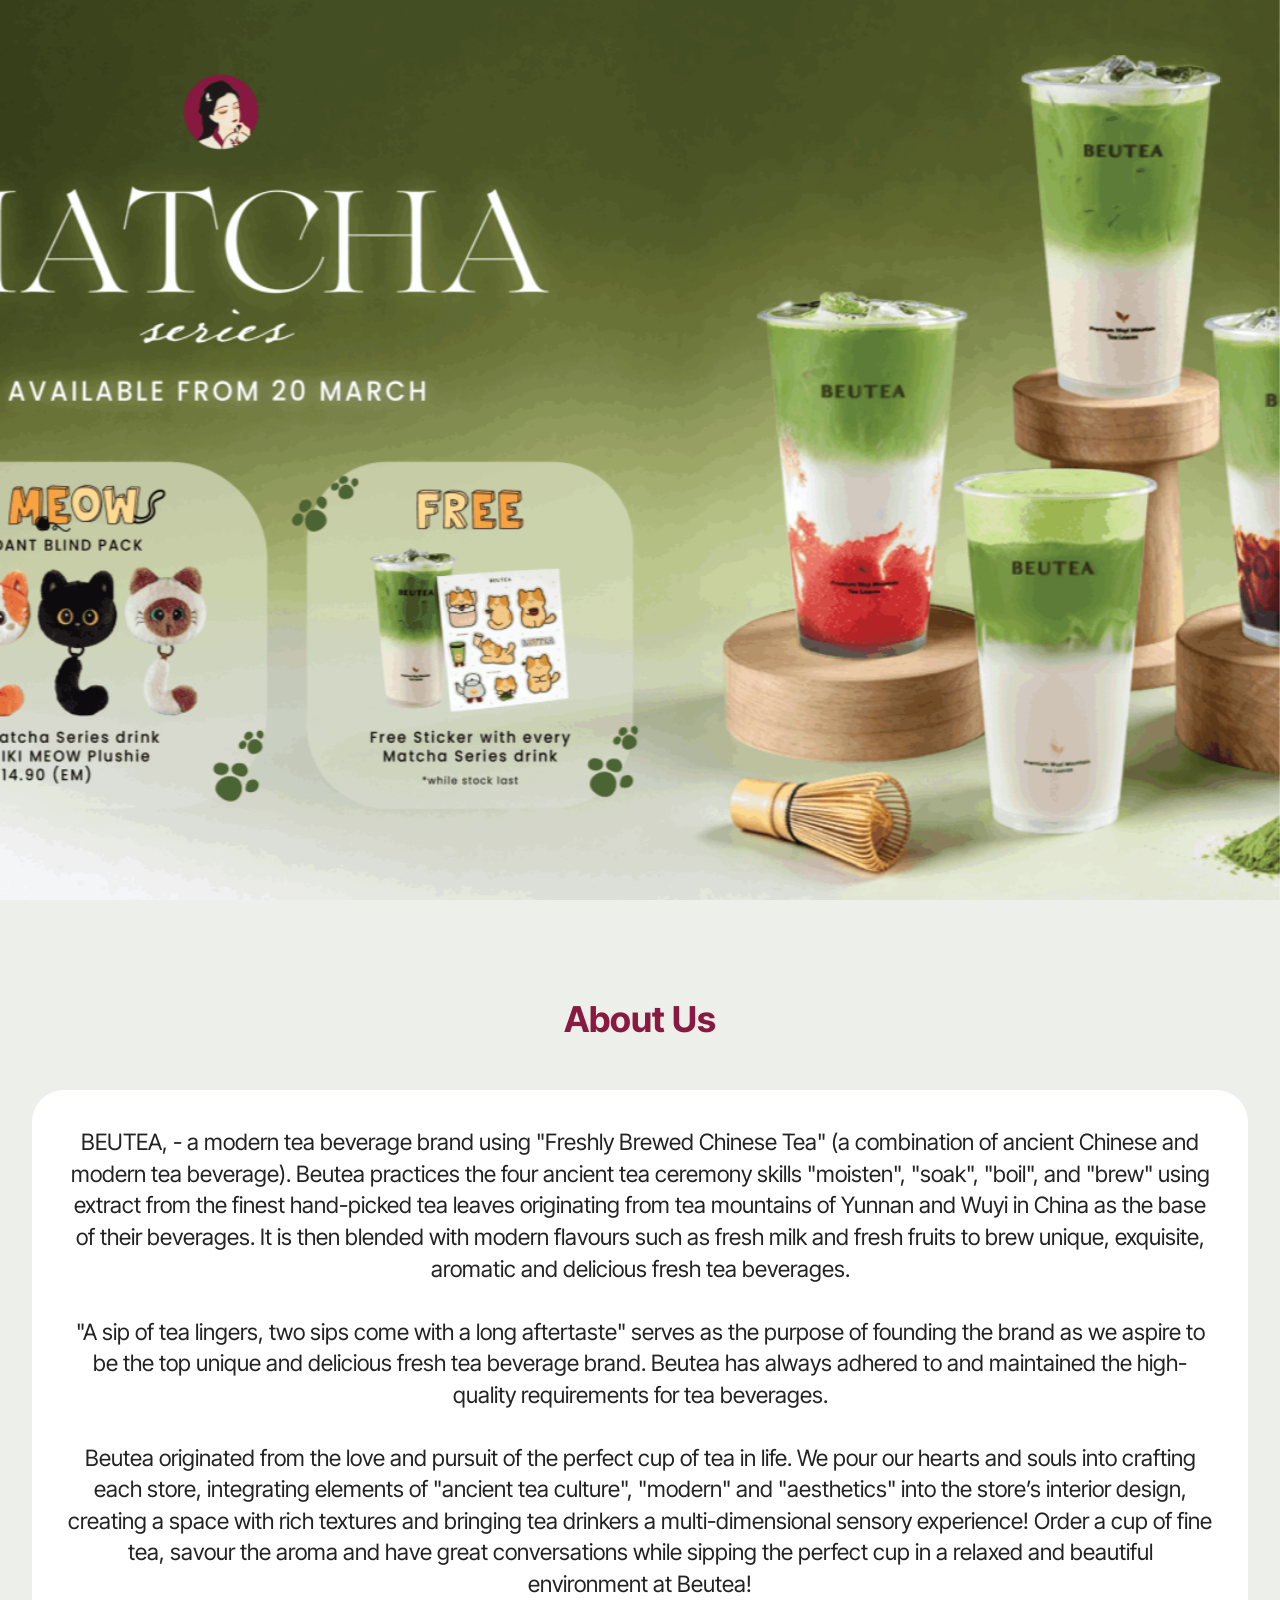
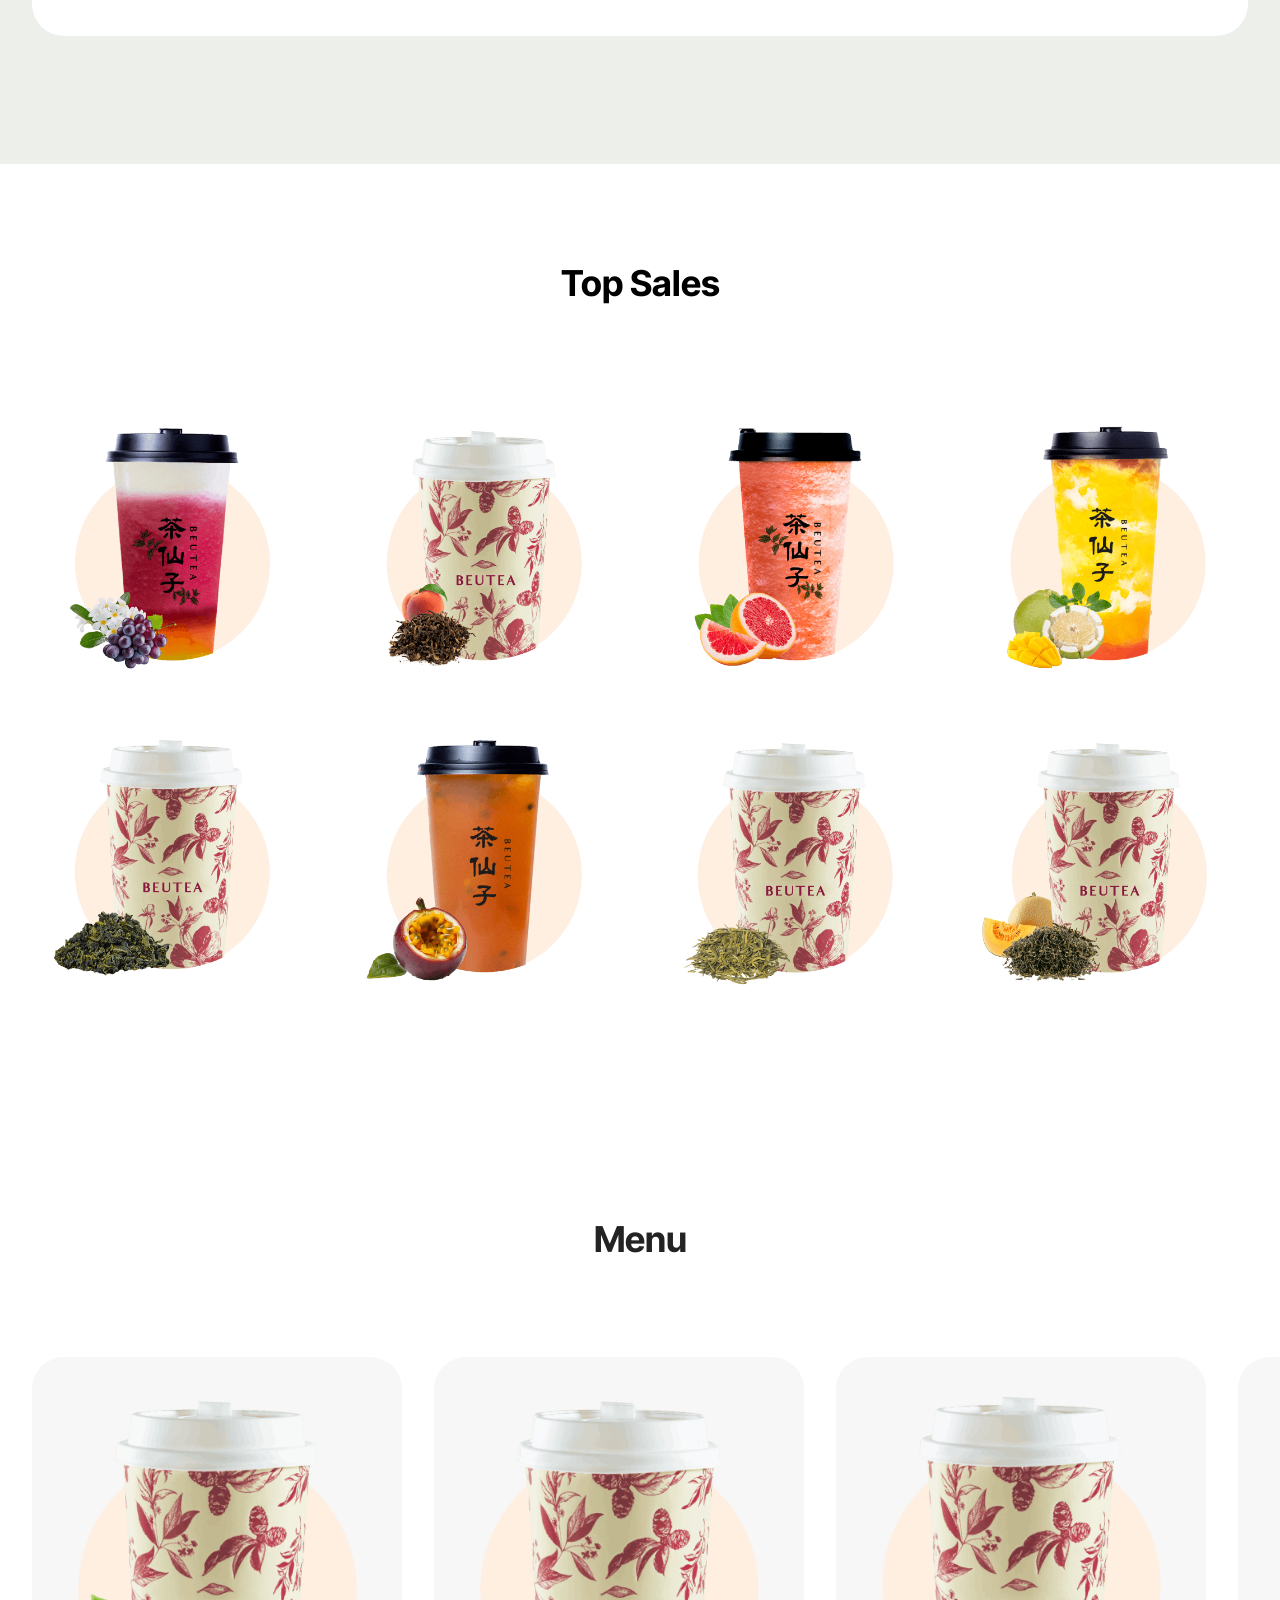
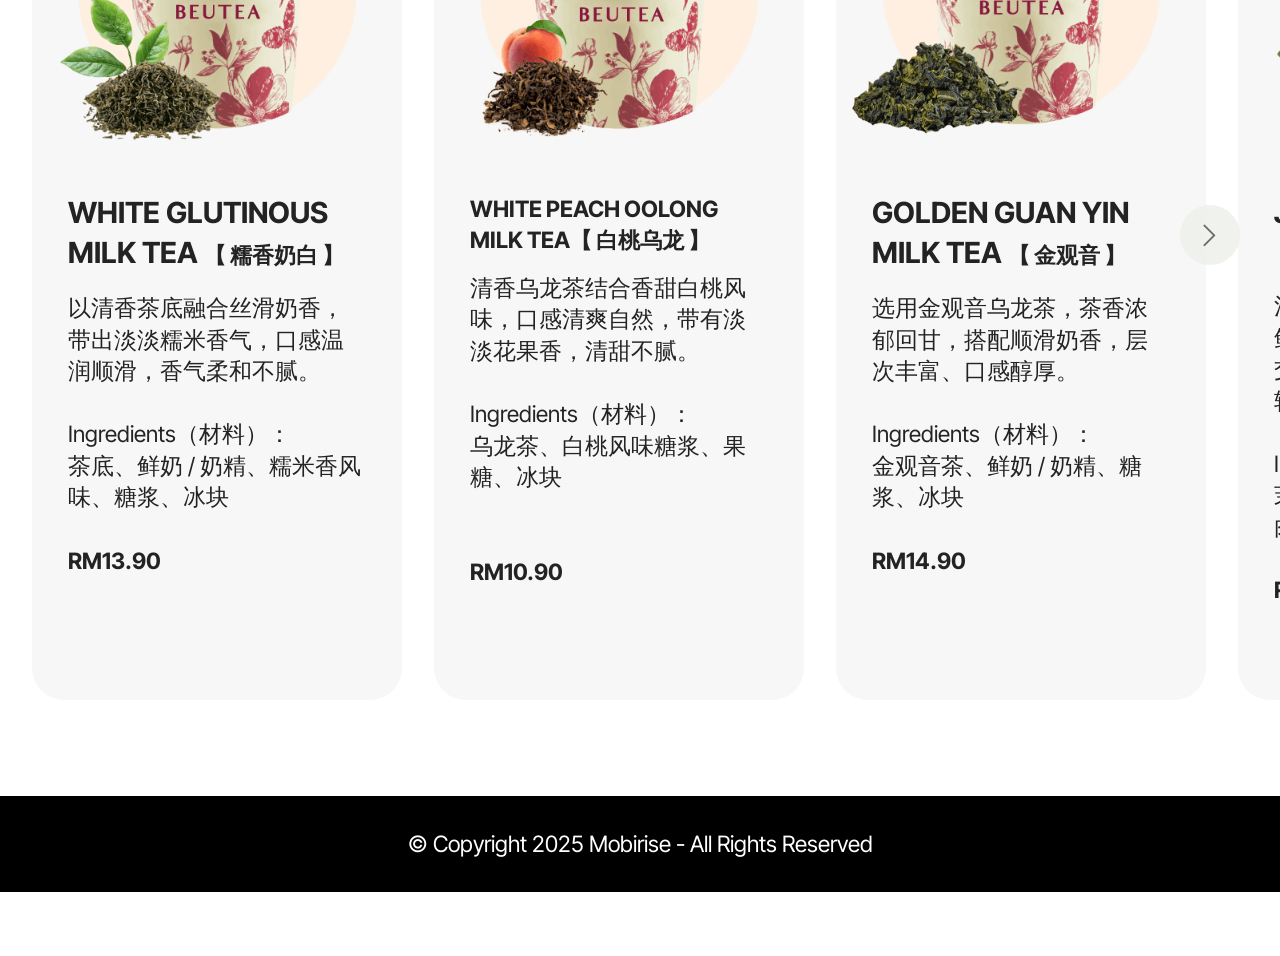
<file: page1.html>
<!DOCTYPE html>
<html  >
<head>
  <!-- Site made with Mobirise Website Builder v6.1.12, https://mobirise.com -->
  <meta charset="UTF-8">
  <meta http-equiv="X-UA-Compatible" content="IE=edge">
  <meta name="generator" content="Mobirise v6.1.12, mobirise.com">
  <meta name="viewport" content="width=device-width, initial-scale=1, minimum-scale=1">
  <link rel="shortcut icon" href="assets/images/logo5.png" type="image/x-icon">
  <meta name="description" content="">
  
  
  <title>Page 1</title>
  <link rel="stylesheet" href="assets/web/assets/mobirise-icons2/mobirise2.css">
  <link rel="stylesheet" href="assets/bootstrap/css/bootstrap.min.css">
  <link rel="stylesheet" href="assets/parallax/jarallax.css">
  <link rel="stylesheet" href="assets/animatecss/animate.css">
  <link rel="stylesheet" href="assets/theme/css/style.css">
  <link rel="preload" href="https://fonts.googleapis.com/css?family=Inter+Tight:100,200,300,400,500,600,700,800,900,100i,200i,300i,400i,500i,600i,700i,800i,900i&display=swap" as="style" onload="this.onload=null;this.rel='stylesheet'">
  <noscript><link rel="stylesheet" href="https://fonts.googleapis.com/css?family=Inter+Tight:100,200,300,400,500,600,700,800,900,100i,200i,300i,400i,500i,600i,700i,800i,900i&display=swap"></noscript>
  <link rel="preload" href="https://fonts.googleapis.com/css?family=Fjalla+One:400&display=swap" as="style" onload="this.onload=null;this.rel='stylesheet'">
  <noscript><link rel="stylesheet" href="https://fonts.googleapis.com/css?family=Fjalla+One:400&display=swap"></noscript>
  <link rel="preload" href="https://fonts.googleapis.com/css?family=Kalam:300,400,700&display=swap" as="style" onload="this.onload=null;this.rel='stylesheet'">
  <noscript><link rel="stylesheet" href="https://fonts.googleapis.com/css?family=Kalam:300,400,700&display=swap"></noscript>
  <link rel="preload" as="style" href="assets/mobirise/css/mbr-additional.css?v=Zc8seY"><link rel="stylesheet" href="assets/mobirise/css/mbr-additional.css?v=Zc8seY" type="text/css">

  
  
  
</head>
<body>
  
  <section data-bs-version="5.1" class="header16 cid-vgamHoAdOl mbr-fullscreen mbr-parallax-background" id="header17-2p">
  
  
  <div class="container-fluid">
    <div class="row">
      <div class="content-wrap col-12 col-md-12">
        
        
        
        
      </div>
    </div>
  </div>
</section>

<section data-bs-version="5.1" class="features5 cid-vgamHoURDs" id="features05-2q">
  

  
  
  <div class="container">
    <div class="row mb-5 justify-content-center">
      <div class="col-12 content-head">
        <h3 class="mbr-section-title mbr-fonts-style align-center mb-0 display-2">
          <strong>About Us</strong></h3>
        
      </div>
    </div>
    <div class="row">
      
      
      <div class="item features-without-image col-12 col-md-6 col-lg-12 item-mb active">
        <div class="item-wrapper">
          <div class="card-box align-left">
            
            
            <p class="card-text mbr-fonts-style display-7">BEUTEA, - a modern tea beverage brand using "Freshly Brewed Chinese Tea" (a combination of ancient Chinese and modern tea beverage). Beutea practices the four ancient tea ceremony skills "moisten", "soak", "boil", and "brew" using extract from the finest hand-picked tea leaves originating from tea mountains of Yunnan and Wuyi in China as the base of their beverages. It is then blended with modern flavours such as fresh milk and fresh fruits to brew unique, exquisite, aromatic and delicious fresh tea beverages.<br>
<br>"A sip of tea lingers, two sips come with a long aftertaste" serves as the purpose of founding the brand as we aspire to be the top unique and delicious fresh tea beverage brand. Beutea has always adhered to and maintained the high-quality requirements for tea beverages.<br>
<br>Beutea originated from the love and pursuit of the perfect cup of tea in life. We pour our hearts and souls into crafting each store, integrating elements of "ancient tea culture", "modern" and "aesthetics" into the store’s interior design, creating a space with rich textures and bringing tea drinkers a multi-dimensional sensory experience! Order a cup of fine tea, savour the aroma and have great conversations while sipping the perfect cup in a relaxed and beautiful environment at Beutea!</p>

            
          </div>
        </div>
      </div>
    </div>
  </div>
</section>

<section data-bs-version="5.1" class="gallery3 cid-vgamHpfMRW" id="gallery03-2r">
    
    
    <div class="container-fluid">
      <div class="row justify-content-center">
        <div class="col-12 content-head">
          <div class="mbr-section-head mb-5">
            <h4 class="mbr-section-title mbr-fonts-style align-center mb-0 display-2">
              <strong>Top Sales</strong><br><strong><br></strong></h4>
            
          </div>
        </div>
      </div>
      <div class="row">
        <div class="item features-image col-12 col-md-6 col-lg-3">
          <div class="item-wrapper">
            <div class="item-img">
              <img src="assets/images/buetea20e88c89e88e89e891a1e89084-500x500.png" alt="Mobirise Website Builder" title="" data-slide-to="0" data-bs-slide-to="0">
            </div>
            
          </div>
        </div>
        <div class="item features-image col-12 col-md-6 col-lg-3">
          <div class="item-wrapper">
            <div class="item-img">
              <img src="assets/images/buetea20e799bde6a183e4b98ce9be99-500x500.png" alt="Mobirise Website Builder" title="" data-slide-to="1" data-bs-slide-to="1">
            </div>
            
          </div>
        </div>
        <div class="item features-image col-12 col-md-6 col-lg-3">
          <div class="item-wrapper">
            <div class="item-img">
              <img src="assets/images/buetea20e4ba91e8beb9e7baa2e69f9a-500x500.png" alt="Mobirise Website Builder" title="" data-slide-to="2" data-bs-slide-to="2">
            </div>
            
          </div>
        </div><div class="item features-image col-12 col-md-6 col-lg-3">
          <div class="item-wrapper">
            <div class="item-img">
              <img src="assets/images/beutea20e69da8e69e9de79498e99cb2-500x500.png" alt="Mobirise Website Builder" title="" data-slide-to="3" data-bs-slide-to="3">
            </div>
            
          </div>
        </div>
        <div class="item features-image col-12 col-md-6 col-lg-3">
          <div class="item-wrapper">
            <div class="item-img">
              <img src="assets/images/buetea20e98791e8a782e99fb3-500x500.png" alt="Mobirise Website Builder" title="" data-slide-to="4" data-bs-slide-to="4">
            </div>
            
          </div>
        </div><div class="item features-image col-12 col-md-6 col-lg-3">
          <div class="item-wrapper">
            <div class="item-img">
              <img src="assets/images/beutea20e799bee9a699e9bd90e79c89-500x500.png" alt="Mobirise Website Builder" title="" data-slide-to="5" data-bs-slide-to="5">
            </div>
            
          </div>
        </div><div class="item features-image col-12 col-md-6 col-lg-3">
          <div class="item-wrapper">
            <div class="item-img">
              <img src="assets/images/beutea20e8a5bfe6b996e9be99e4ba95-500x500.png" alt="Mobirise Website Builder" title="" data-slide-to="6" data-bs-slide-to="6">
            </div>
            
          </div>
        </div><div class="item features-image col-12 col-md-6 col-lg-3">
          <div class="item-wrapper">
            <div class="item-img">
              <img src="assets/images/beutea20e89c9ce9a699e799bde6a183-500x500.png" alt="Mobirise Website Builder" title="" data-slide-to="7" data-bs-slide-to="7">
            </div>
            
          </div>
        </div>
      </div>
    </div>
  </section>

<section data-bs-version="5.1" class="features017 mbr-embla cid-vgamHpI8k0" id="features017-2s">
	
	
	<div class="position-relative">
		<div class="container-fluid">
			<div class="row justify-content-center">
				<div class="col-12 content-head">
					<div class="mbr-section-head mb-5">
						<h4 class="mbr-section-title mbr-fonts-style align-center mb-0 display-2"><strong>Menu</strong><br><strong><br></strong></h4>
						
					</div>
				</div>
			</div>
		</div>

		<div class="embla" data-skip-snaps="true" data-align="center" data-contain-scroll="trimSnaps" data-auto-play-interval="5" data-draggable="true">
			<div class="embla__viewport container-fluid">
				<div class="embla__container">
					<div class="embla__slide slider-image item active" style="margin-left: 1rem; margin-right: 1rem;">
						<div class="slide-content">
							<div class="item-img">
								<div class="item-wrapper">
									<img src="assets/images/buetea20e7b3afe9a699e5a5b6e799bd-500x500.png" alt="Mobirise Website Builder" title="" data-slide-to="0" data-bs-slide-to="0">
								</div>
							</div>
							<div class="item-content">
								<h5 class="item-title mbr-fonts-style display-5"><strong>WHITE GLUTINOUS MILK TEA&nbsp;</strong><strong style="font-size: 1.4rem;">【 糯香奶白 】</strong></h5>
								
								<p class="mbr-text mbr-fonts-style mt-3 display-7">以清香茶底融合丝滑奶香，带出淡淡糯米香气，口感温润顺滑，香气柔和不腻。<br><br>Ingredients（材料）：<br>茶底、鲜奶 / 奶精、糯米香风味、糖浆、冰块<br><br><strong>RM13.90</strong></p>
							</div>

							
						</div>
					</div><div class="embla__slide slider-image item active" style="margin-left: 1rem; margin-right: 1rem;">
						<div class="slide-content">
							<div class="item-img">
								<div class="item-wrapper">
									<img src="assets/images/buetea20e799bde6a183e4b98ce9be99-500x500.png" alt="Mobirise Website Builder" title="" data-slide-to="1" data-bs-slide-to="1">
								</div>
							</div>
							<div class="item-content">
								<h5 class="item-title mbr-fonts-style display-7"><strong>WHITE PEACH OOLONG MILK TEA</strong><strong style="font-size: 1.4rem;">【 白桃乌龙 】</strong></h5>
								
								<p class="mbr-text mbr-fonts-style mt-3 display-7">清香乌龙茶结合香甜白桃风味，口感清爽自然，带有淡淡花果香，清甜不腻。<br><br>Ingredients（材料）：<br>乌龙茶、白桃风味糖浆、果糖、冰块<br><strong><br></strong><br><strong>RM10.90</strong></p>
							</div>

							
						</div>
					</div><div class="embla__slide slider-image item active" style="margin-left: 1rem; margin-right: 1rem;">
						<div class="slide-content">
							<div class="item-img">
								<div class="item-wrapper">
									<img src="assets/images/buetea20e98791e8a782e99fb3-500x500.png" alt="Mobirise Website Builder" title="" data-slide-to="2" data-bs-slide-to="2">
								</div>
							</div>
							<div class="item-content">
								<h5 class="item-title mbr-fonts-style display-5"><strong>GOLDEN GUAN YIN MILK TEA&nbsp;</strong><strong style="font-size: 1.4rem;">【 金观音 】</strong></h5>
								
								<p class="mbr-text mbr-fonts-style mt-3 display-7">选用金观音乌龙茶，茶香浓郁回甘，搭配顺滑奶香，层次丰富、口感醇厚。<br><br>Ingredients（材料）：<br>金观音茶、鲜奶 / 奶精、糖浆、冰块<br><br><strong>RM14.90</strong><br></p>
							</div>

							
						</div>
					</div>
					<div class="embla__slide slider-image item" style="margin-left: 1rem; margin-right: 1rem;">
						<div class="slide-content">
							<div class="item-img">
								<div class="item-wrapper">
									<img src="assets/images/buetea20e88c89e88e89e891a1e89084-500x500.png" alt="Mobirise Website Builder" title="" data-slide-to="3" data-bs-slide-to="3">
								</div>
							</div>
							<div class="item-content">
								<h5 class="item-title mbr-fonts-style display-5"><strong>JASMINE GRAPE TEA
</strong><div><strong>【 茉莉葡萄 】</strong></div></h5>
								
								<p class="mbr-text mbr-fonts-style mt-3 display-7">清香茉莉花茶为基底，融合鲜甜葡萄风味，花香与果香交织，口感清新多汁，层次轻盈。<br><br>Ingredients（材料）：<br>茉莉花茶、葡萄风味 / 葡萄果肉、糖浆、冰块<br><br><strong>RM17.90</strong></p>
							</div>
							
						</div>
					</div>
					<div class="embla__slide slider-image item" style="margin-left: 1rem; margin-right: 1rem;">
						<div class="slide-content">
							<div class="item-img">
								<div class="item-wrapper">
									<img src="assets/images/buetea20e4ba91e8beb9e7baa2e69f9a-500x500.png" alt="Mobirise Website Builder" title="" data-slide-to="4" data-bs-slide-to="4">
								</div>
							</div>
							<div class="item-content">
								<h5 class="item-title mbr-fonts-style display-5"><strong>FRESH GRAPEFRUIT TEA
</strong><div><strong>【 云边红柚 】</strong></div></h5>
								
								<p class="mbr-text mbr-fonts-style mt-3 display-7">以清爽茶底搭配微酸甘甜的红柚风味，带出自然果香与淡雅茶韵，清新解腻，口感轻盈。<br><br>Ingredients（材料）：<br>茶底、红柚果肉 / 红柚酱、糖浆、冰块<br><br><strong>RM15.90</strong></p>
							</div>
							
						</div>
					</div>
					<div class="embla__slide slider-image item" style="margin-left: 1rem; margin-right: 1rem;">
						<div class="slide-content">
							<div class="item-img">
								<div class="item-wrapper">
									<img src="assets/images/buetea20e6a3aee69e97e6a999e9a699-500x500.png" alt="Mobirise Website Builder" title="" data-slide-to="5" data-bs-slide-to="5">
								</div>
							</div>
							<div class="item-content">
								<h5 class="item-title mbr-fonts-style display-5"><strong>FRESH ORANGE TEA
</strong><div><strong>【 森林撜香 】</strong></div></h5>
								
								<p class="mbr-text mbr-fonts-style mt-3 display-7">清新茶底融入香甜橙子风味，散发自然果香，口感清爽明亮，如置身果香森林般轻快。<br><br>Ingredients（材料）：<br>茶底、橙子风味 / 橙汁、糖浆、冰块<br><br><strong>RM15.90</strong></p>
							</div>
							
						</div>
					</div>
					<div class="embla__slide slider-image item" style="margin-left: 1rem; margin-right: 1rem;">
						<div class="slide-content">
							<div class="item-img">
								<div class="item-wrapper">
									<img src="assets/images/buetea20e88a9de88a9de8a5bfe7939c-500x500.png" alt="Mobirise Website Builder" title="" data-slide-to="6" data-bs-slide-to="6">
								</div>
							</div>
							<div class="item-content">
								<h5 class="item-title mbr-fonts-style display-5"><strong>FRESH WATERMELON TEA
</strong><div><strong>【 芝芝西瓜 】</strong></div></h5>
								
								<p class="mbr-text mbr-fonts-style mt-3 display-7">清甜西瓜果香融合绵密芝士奶盖，咸甜交织，清爽中带丝滑，层次丰富不腻。<br><br>Ingredients（材料）：<br>西瓜果汁、芝士奶盖、糖浆、冰块<br><br><strong>RM15.90</strong></p>
							</div>
							
						</div>
					</div>
					<div class="embla__slide slider-image item" style="margin-left: 1rem; margin-right: 1rem;">
						<div class="slide-content">
							<div class="item-img">
								<div class="item-wrapper">
									<img src="assets/images/buetea20e99baae4b990e88a92e88a92-500x500.png" alt="Mobirise Website Builder" title="" data-slide-to="7" data-bs-slide-to="7">
								</div>
							</div>
							<div class="item-content">
								<h5 class="item-title mbr-fonts-style display-5"><strong>FRESH MANGO MILKSHAKE
</strong><div><strong>【 雪乐芒芒 】</strong></div></h5>
								
								<p class="mbr-text mbr-fonts-style mt-3 display-7">香甜芒果风味搭配细腻冰沙口感，清凉顺滑，带来如雪般轻盈的夏日体验。<br><br>Ingredients（材料）：<br>芒果果泥 / 果汁、冰沙、糖浆<br><br><strong>RM17.90</strong></p>
							</div>
							
						</div>
					</div><div class="embla__slide slider-image item" style="margin-left: 1rem; margin-right: 1rem;">
						<div class="slide-content">
							<div class="item-img">
								<div class="item-wrapper">
									<img src="assets/images/buetea20e88ab1e69e9ce5b1b1efbc88700mlefbc89-500x500.png" alt="Mobirise Website Builder" title="" data-slide-to="8" data-bs-slide-to="8">
								</div>
							</div>
							<div class="item-content">
								<h5 class="item-title mbr-fonts-style display-5"><div><strong>FRESH TROPICAL FRUIT TEA (700ml)</strong></div><div><strong style="font-size: 1.4rem;">【 花果山 (700ml) 】</strong></div></h5>
								
								<p class="mbr-text mbr-fonts-style mt-3 display-7">多种热带水果风味融合，酸甜清爽，果香层层绽放，大杯更满足。<br><br>Ingredients（材料）：<br>综合水果（如橙、凤梨、百香果等）、茶底、糖浆、冰块<br><strong><br>RM16.90</strong></p>
							</div>
							
						</div>
					</div>
					<div class="embla__slide slider-image item" style="margin-left: 1rem; margin-right: 1rem;">
						<div class="slide-content">
							<div class="item-img">
								<div class="item-wrapper">
									<img src="assets/images/buetea20e6b885e7b3a5-500x500.png" alt="Mobirise Website Builder" title="" data-slide-to="9" data-bs-slide-to="9">
								</div>
							</div>
							<div class="item-content">
								<h5 class="item-title mbr-fonts-style display-5"><strong>GLUTINOUS OOLONG COLD BREW
</strong><div><strong>【 清糯 】</strong></div></h5>
								
								<p class="mbr-text mbr-fonts-style mt-3 display-7">淡雅茶香融合柔和糯米香气，口感清爽顺口，温润不腻，简单却耐喝。<br><br>Ingredients（材料）：<br>茶底、糯米香风味、糖浆、冰块<br><br><strong>RM15.90</strong></p>
							</div>
							
						</div>
					</div>
					<div class="embla__slide slider-image item" style="margin-left: 1rem; margin-right: 1rem;">
					<div class="slide-content">
						<div class="item-img">
							<div class="item-wrapper">
								<img src="assets/images/buetea20e98791e8a782e99fb3e88a9de5a3abe5a5b6e79b96-500x500.png" alt="Mobirise Website Builder" title="" data-slide-to="10" data-bs-slide-to="10">
							</div>
						</div>
						<div class="item-content">
							<h5 class="item-title mbr-fonts-style display-5"><strong>GOLDEN GUAN YIN TEA TEA MACCHIATO
</strong><div><strong>【 金观音芝士奶盖 】</strong></div></h5>
							
							<p class="mbr-text mbr-fonts-style mt-3 display-7">金观音茶底散发花香回甘，搭配绵密芝士奶盖，咸香与茶香平衡，层次丰富。<br><br>Ingredients（材料）：<br>金观音茶、芝士奶盖、糖浆、冰块<br><br><strong>RM15.90</strong></p>
						</div>
						
					</div>
					</div><div class="embla__slide slider-image item" style="margin-left: 1rem; margin-right: 1rem;">
					<div class="slide-content">
						<div class="item-img">
							<div class="item-wrapper">
								<img src="assets/images/buetea20e799bde6a183e9a699e88a9de5a3abe5a5b6e79b96-500x500.png" alt="Mobirise Website Builder" title="" data-slide-to="11" data-bs-slide-to="11">
							</div>
						</div>
						<div class="item-content">
							<h5 class="item-title mbr-fonts-style display-5"><strong>WHITE PEACH TEA TEA MACCHIATO
</strong><div><strong>【 白挑香芝士奶盖 】</strong></div></h5>
							
							<p class="mbr-text mbr-fonts-style mt-3 display-7">清新白桃果香结合顺滑茶底，顶部覆上浓郁芝士奶盖，甜中带咸，口感细腻。<br><br>Ingredients（材料）：<br>白桃风味、茶底、芝士奶盖、糖浆、冰块<br><br><strong>RM15.90</strong></p>
						</div>
						
					</div>
					</div>
				</div>
			</div>
			<button class="embla__button embla__button--prev">
				<span class="mobi-mbri mobi-mbri-arrow-prev mbr-iconfont" aria-hidden="true"></span>
				<span class="sr-only visually-hidden visually-hidden visually-hidden">Previous</span>
			</button>
			<button class="embla__button embla__button--next">
				<span class="mobi-mbri mobi-mbri-arrow-next mbr-iconfont" aria-hidden="true"></span>
				<span class="sr-only visually-hidden visually-hidden visually-hidden">Next</span>
			</button>
		</div>
	</div>
</section>

<section data-bs-version="5.1" class="footer4 cid-vgcTEPQ5TO" once="footers" id="footer04-3q">

    

    

    <div class="container">
        <div class="media-container-row align-center mbr-white">
            <div class="col-12">
                <p class="mbr-text mb-0 mbr-fonts-style display-7">
                    © Copyright 2025 Mobirise - All Rights Reserved
                </p>
            </div>
        </div>
    </div>
</section><section class="display-7" style="padding: 0;align-items: center;justify-content: center;flex-wrap: wrap;    align-content: center;display: flex;position: relative;height: 4rem;"><a href="https://mobiri.se/4654943" style="flex: 1 1;height: 4rem;position: absolute;width: 100%;z-index: 1;"><img alt="" style="height: 4rem;" src="[data-uri]"></a><p style="margin: 0;text-align: center;" class="display-7">&#8204;</p><a style="z-index:1" href="https://mobirise.com/builder/ai-website-builder.html">AI Website Software</a></section><script src="assets/bootstrap/js/bootstrap.bundle.min.js"></script>  <script src="assets/parallax/jarallax.js"></script>  <script src="assets/smoothscroll/smooth-scroll.js"></script>  <script src="assets/ytplayer/index.js"></script>  <script src="assets/embla/embla.min.js"></script>  <script src="assets/embla/script.js"></script>  <script src="assets/theme/js/script.js"></script>  
  
  
 <div id="scrollToTop" class="scrollToTop mbr-arrow-up"><a style="text-align: center;"><i class="mbr-arrow-up-icon mbr-arrow-up-icon-cm cm-icon cm-icon-smallarrow-up"></i></a></div>
    <input name="animation" type="hidden">
  </body>
</html>
</file>
<file: assets/web/assets/mobirise-icons2/mobirise2.css>
@font-face {
  font-family: 'Moririse2';
  font-display: swap;
  src:  url('mobirise2.eot?f2bix4');
  src:  url('mobirise2.eot?f2bix4#iefix') format('embedded-opentype'),
    url('mobirise2.woff2?f2bix4') format('woff2'),
    url('mobirise2.woff?f2bix4') format('woff'),
    url('mobirise2.ttf?f2bix4') format('truetype'),
    url('mobirise2.svg?f2bix4#mobirise2') format('svg');
  font-weight: normal;
  font-style: normal;
}

[class^="mobi-"], [class*=" mobi-"] {
  /* use !important to prevent issues with browser extensions that change fonts */
  font-family: 'Moririse2' !important;
  speak: none;
  font-style: normal;
  font-weight: normal;
  font-variant: normal;
  text-transform: none;
  line-height: 1;

  /* Better Font Rendering =========== */
  -webkit-font-smoothing: antialiased;
  -moz-osx-font-smoothing: grayscale;
}

.mobi-mbri-add-submenu:before {
  content: "\e900";
}
.mobi-mbri-alert:before {
  content: "\e901";
}
.mobi-mbri-align-center:before {
  content: "\e902";
}
.mobi-mbri-align-justify:before {
  content: "\e903";
}
.mobi-mbri-align-left:before {
  content: "\e904";
}
.mobi-mbri-align-right:before {
  content: "\e905";
}
.mobi-mbri-android:before {
  content: "\e906";
}
.mobi-mbri-apple:before {
  content: "\e907";
}
.mobi-mbri-arrow-down:before {
  content: "\e908";
}
.mobi-mbri-arrow-next:before {
  content: "\e909";
}
.mobi-mbri-arrow-prev:before {
  content: "\e90a";
}
.mobi-mbri-arrow-up:before {
  content: "\e90b";
}
.mobi-mbri-bold:before {
  content: "\e90c";
}
.mobi-mbri-bookmark:before {
  content: "\e90d";
}
.mobi-mbri-bootstrap:before {
  content: "\e90e";
}
.mobi-mbri-briefcase:before {
  content: "\e90f";
}
.mobi-mbri-browse:before {
  content: "\e910";
}
.mobi-mbri-bulleted-list:before {
  content: "\e911";
}
.mobi-mbri-calendar:before {
  content: "\e912";
}
.mobi-mbri-camera:before {
  content: "\e913";
}
.mobi-mbri-cart-add:before {
  content: "\e914";
}
.mobi-mbri-cart-full:before {
  content: "\e915";
}
.mobi-mbri-cash:before {
  content: "\e916";
}
.mobi-mbri-change-style:before {
  content: "\e917";
}
.mobi-mbri-chat:before {
  content: "\e918";
}
.mobi-mbri-clock:before {
  content: "\e919";
}
.mobi-mbri-close:before {
  content: "\e91a";
}
.mobi-mbri-cloud:before {
  content: "\e91b";
}
.mobi-mbri-code:before {
  content: "\e91c";
}
.mobi-mbri-contact-form:before {
  content: "\e91d";
}
.mobi-mbri-credit-card:before {
  content: "\e91e";
}
.mobi-mbri-cursor-click:before {
  content: "\e91f";
}
.mobi-mbri-cust-feedback:before {
  content: "\e920";
}
.mobi-mbri-database:before {
  content: "\e921";
}
.mobi-mbri-delivery:before {
  content: "\e922";
}
.mobi-mbri-desktop:before {
  content: "\e923";
}
.mobi-mbri-devices:before {
  content: "\e924";
}
.mobi-mbri-down:before {
  content: "\e925";
}
.mobi-mbri-download-2:before {
  content: "\e926";
}
.mobi-mbri-download:before {
  content: "\e927";
}
.mobi-mbri-drag-n-drop-2:before {
  content: "\e928";
}
.mobi-mbri-drag-n-drop:before {
  content: "\e929";
}
.mobi-mbri-edit-2:before {
  content: "\e92a";
}
.mobi-mbri-edit:before {
  content: "\e92b";
}
.mobi-mbri-error:before {
  content: "\e92c";
}
.mobi-mbri-extension:before {
  content: "\e92d";
}
.mobi-mbri-features:before {
  content: "\e92e";
}
.mobi-mbri-file:before {
  content: "\e92f";
}
.mobi-mbri-flag:before {
  content: "\e930";
}
.mobi-mbri-folder:before {
  content: "\e931";
}
.mobi-mbri-gift:before {
  content: "\e932";
}
.mobi-mbri-github:before {
  content: "\e933";
}
.mobi-mbri-globe-2:before {
  content: "\e934";
}
.mobi-mbri-globe:before {
  content: "\e935";
}
.mobi-mbri-growing-chart:before {
  content: "\e936";
}
.mobi-mbri-hearth:before {
  content: "\e937";
}
.mobi-mbri-help:before {
  content: "\e938";
}
.mobi-mbri-home:before {
  content: "\e939";
}
.mobi-mbri-hot-cup:before {
  content: "\e93a";
}
.mobi-mbri-idea:before {
  content: "\e93b";
}
.mobi-mbri-image-gallery:before {
  content: "\e93c";
}
.mobi-mbri-image-slider:before {
  content: "\e93d";
}
.mobi-mbri-info:before {
  content: "\e93e";
}
.mobi-mbri-italic:before {
  content: "\e93f";
}
.mobi-mbri-key:before {
  content: "\e940";
}
.mobi-mbri-laptop:before {
  content: "\e941";
}
.mobi-mbri-layers:before {
  content: "\e942";
}
.mobi-mbri-left-right:before {
  content: "\e943";
}
.mobi-mbri-left:before {
  content: "\e944";
}
.mobi-mbri-letter:before {
  content: "\e945";
}
.mobi-mbri-like:before {
  content: "\e946";
}
.mobi-mbri-link:before {
  content: "\e947";
}
.mobi-mbri-lock:before {
  content: "\e948";
}
.mobi-mbri-login:before {
  content: "\e949";
}
.mobi-mbri-logout:before {
  content: "\e94a";
}
.mobi-mbri-magic-stick:before {
  content: "\e94b";
}
.mobi-mbri-map-pin:before {
  content: "\e94c";
}
.mobi-mbri-menu:before {
  content: "\e94d";
}
.mobi-mbri-mobile-2:before {
  content: "\e94e";
}
.mobi-mbri-mobile-horizontal:before {
  content: "\e94f";
}
.mobi-mbri-mobile:before {
  content: "\e950";
}
.mobi-mbri-mobirise:before {
  content: "\e951";
}
.mobi-mbri-more-horizontal:before {
  content: "\e952";
}
.mobi-mbri-more-vertical:before {
  content: "\e953";
}
.mobi-mbri-music:before {
  content: "\e954";
}
.mobi-mbri-new-file:before {
  content: "\e955";
}
.mobi-mbri-numbered-list:before {
  content: "\e956";
}
.mobi-mbri-opened-folder:before {
  content: "\e957";
}
.mobi-mbri-pages:before {
  content: "\e958";
}
.mobi-mbri-paper-plane:before {
  content: "\e959";
}
.mobi-mbri-paperclip:before {
  content: "\e95a";
}
.mobi-mbri-phone:before {
  content: "\e95b";
}
.mobi-mbri-photo:before {
  content: "\e95c";
}
.mobi-mbri-photos:before {
  content: "\e95d";
}
.mobi-mbri-pin:before {
  content: "\e95e";
}
.mobi-mbri-play:before {
  content: "\e95f";
}
.mobi-mbri-plus:before {
  content: "\e960";
}
.mobi-mbri-preview:before {
  content: "\e961";
}
.mobi-mbri-print:before {
  content: "\e962";
}
.mobi-mbri-protect:before {
  content: "\e963";
}
.mobi-mbri-question:before {
  content: "\e964";
}
.mobi-mbri-quote-left:before {
  content: "\e965";
}
.mobi-mbri-quote-right:before {
  content: "\e966";
}
.mobi-mbri-redo:before {
  content: "\e967";
}
.mobi-mbri-refresh:before {
  content: "\e968";
}
.mobi-mbri-responsive-2:before {
  content: "\e969";
}
.mobi-mbri-responsive:before {
  content: "\e96a";
}
.mobi-mbri-right:before {
  content: "\e96b";
}
.mobi-mbri-rocket:before {
  content: "\e96c";
}
.mobi-mbri-sad-face:before {
  content: "\e96d";
}
.mobi-mbri-sale:before {
  content: "\e96e";
}
.mobi-mbri-save:before {
  content: "\e96f";
}
.mobi-mbri-search:before {
  content: "\e970";
}
.mobi-mbri-setting-2:before {
  content: "\e971";
}
.mobi-mbri-setting-3:before {
  content: "\e972";
}
.mobi-mbri-setting:before {
  content: "\e973";
}
.mobi-mbri-share:before {
  content: "\e974";
}
.mobi-mbri-shopping-bag:before {
  content: "\e975";
}
.mobi-mbri-shopping-basket:before {
  content: "\e976";
}
.mobi-mbri-shopping-cart:before {
  content: "\e977";
}
.mobi-mbri-sites:before {
  content: "\e978";
}
.mobi-mbri-smile-face:before {
  content: "\e979";
}
.mobi-mbri-speed:before {
  content: "\e97a";
}
.mobi-mbri-star:before {
  content: "\e97b";
}
.mobi-mbri-success:before {
  content: "\e97c";
}
.mobi-mbri-sun:before {
  content: "\e97d";
}
.mobi-mbri-sun2:before {
  content: "\e97e";
}
.mobi-mbri-tablet-vertical:before {
  content: "\e97f";
}
.mobi-mbri-tablet:before {
  content: "\e980";
}
.mobi-mbri-target:before {
  content: "\e981";
}
.mobi-mbri-timer:before {
  content: "\e982";
}
.mobi-mbri-to-ftp:before {
  content: "\e983";
}
.mobi-mbri-to-local-drive:before {
  content: "\e984";
}
.mobi-mbri-touch-swipe:before {
  content: "\e985";
}
.mobi-mbri-touch:before {
  content: "\e986";
}
.mobi-mbri-trash:before {
  content: "\e987";
}
.mobi-mbri-underline:before {
  content: "\e988";
}
.mobi-mbri-undo:before {
  content: "\e989";
}
.mobi-mbri-unlink:before {
  content: "\e98a";
}
.mobi-mbri-unlock:before {
  content: "\e98b";
}
.mobi-mbri-up-down:before {
  content: "\e98c";
}
.mobi-mbri-up:before {
  content: "\e98d";
}
.mobi-mbri-update:before {
  content: "\e98e";
}
.mobi-mbri-upload-2:before {
  content: "\e98f";
}
.mobi-mbri-upload:before {
  content: "\e990";
}
.mobi-mbri-user-2:before {
  content: "\e991";
}
.mobi-mbri-user:before {
  content: "\e992";
}
.mobi-mbri-users:before {
  content: "\e993";
}
.mobi-mbri-video-play:before {
  content: "\e994";
}
.mobi-mbri-video:before {
  content: "\e995";
}
.mobi-mbri-watch:before {
  content: "\e996";
}
.mobi-mbri-website-theme-2:before {
  content: "\e997";
}
.mobi-mbri-website-theme:before {
  content: "\e998";
}
.mobi-mbri-wifi:before {
  content: "\e999";
}
.mobi-mbri-windows:before {
  content: "\e99a";
}
.mobi-mbri-zoom-in:before {
  content: "\e99b";
}
.mobi-mbri-zoom-out:before {
  content: "\e99c";
}
</file>
<file: assets/parallax/jarallax.css>
.jarallax {
    position: relative;
    z-index: 0;
}
.jarallax > .jarallax-img {
    position: absolute;
    object-fit: cover;
    /* support for plugin https://github.com/bfred-it/object-fit-images */
    font-family: 'object-fit: cover;';
    top: 0;
    left: 0;
    width: 100%;
    height: 100%;
    z-index: -1;
}
</file>
<file: assets/theme/css/style.css>
@charset "UTF-8";
section {
  background-color: #ffffff;
}

body {
  font-style: normal;
  line-height: 1.5;
  font-weight: 400;
  color: #232323;
  position: relative;
}

button {
  background-color: transparent;
  border-color: transparent;
}

.embla__button,
.carousel-control {
  background-color: #edefea !important;
  opacity: 0.8 !important;
  color: #464845 !important;
  border-color: #edefea !important;
}

.carousel .close,
.modalWindow .close {
  background-color: #edefea !important;
  color: #464845 !important;
  border-color: #edefea !important;
  opacity: 0.8 !important;
}

.carousel .close:hover,
.modalWindow .close:hover {
  opacity: 1 !important;
}

.carousel-indicators li {
  background-color: #edefea !important;
  border: 2px solid #464845 !important;
}

.carousel-indicators li:hover,
.carousel-indicators li:active {
  opacity: 0.8 !important;
}

.embla__button:hover,
.carousel-control:hover {
  background-color: #edefea !important;
  opacity: 1 !important;
}

.modalWindow-video-container {
  height: 80%;
}

section,
.container,
.container-fluid {
  position: relative;
  word-wrap: break-word;
}

a.mbr-iconfont:hover {
  text-decoration: none;
}

.article .lead p,
.article .lead ul,
.article .lead ol,
.article .lead pre,
.article .lead blockquote {
  margin-bottom: 0;
}

a {
  font-style: normal;
  font-weight: 400;
  cursor: pointer;
}
a, a:hover {
  text-decoration: none;
}

.mbr-section-title {
  font-style: normal;
  line-height: 1.3;
}

.mbr-section-subtitle {
  line-height: 1.3;
}

.mbr-text {
  font-style: normal;
  line-height: 1.7;
}

h1,
h2,
h3,
h4,
h5,
h6,
.display-1,
.display-2,
.display-4,
.display-5,
.display-7,
span,
p,
a {
  line-height: 1;
  word-break: break-word;
  word-wrap: break-word;
  font-weight: 400;
}

b,
strong {
  font-weight: bold;
}

input:-webkit-autofill, input:-webkit-autofill:hover, input:-webkit-autofill:focus, input:-webkit-autofill:active {
  transition-delay: 9999s;
  -webkit-transition-property: background-color, color;
  transition-property: background-color, color;
}

textarea[type=hidden] {
  display: none;
}

section {
  background-position: 50% 50%;
  background-repeat: no-repeat;
  background-size: cover;
}
section .mbr-background-video,
section .mbr-background-video-preview {
  position: absolute;
  bottom: 0;
  left: 0;
  right: 0;
  top: 0;
}

.hidden {
  visibility: hidden;
}

.mbr-z-index20 {
  z-index: 20;
}

/*! Base colors */
.mbr-white {
  color: #ffffff;
}

.mbr-black {
  color: #111111;
}

.mbr-bg-white {
  background-color: #ffffff;
}

.mbr-bg-black {
  background-color: #000000;
}

/*! Text-aligns */
.align-left {
  text-align: left;
}

.align-center {
  text-align: center;
}

.align-right {
  text-align: right;
}

/*! Font-weight  */
.mbr-light {
  font-weight: 300;
}

.mbr-regular {
  font-weight: 400;
}

.mbr-semibold {
  font-weight: 500;
}

.mbr-bold {
  font-weight: 700;
}

/*! Media  */
.media-content {
  flex-basis: 100%;
}

.media-container-row {
  display: flex;
  flex-direction: row;
  flex-wrap: wrap;
  justify-content: center;
  align-content: center;
  align-items: start;
}
.media-container-row .media-size-item {
  width: 400px;
}

.media-container-column {
  display: flex;
  flex-direction: column;
  flex-wrap: wrap;
  justify-content: center;
  align-content: center;
  align-items: stretch;
}
.media-container-column > * {
  width: 100%;
}

@media (min-width: 992px) {
  .media-container-row {
    flex-wrap: nowrap;
  }
}
figure {
  margin-bottom: 0;
  overflow: hidden;
}

figure[mbr-media-size] {
  transition: width 0.1s;
}

img,
iframe {
  display: block;
  width: 100%;
}

.card {
  background-color: transparent;
  border: none;
}

.card-box {
  width: 100%;
}

.card-img {
  text-align: center;
  flex-shrink: 0;
  -webkit-flex-shrink: 0;
}

.media {
  max-width: 100%;
  margin: 0 auto;
}

.mbr-figure {
  align-self: center;
}

.media-container > div {
  max-width: 100%;
}

.mbr-figure img,
.card-img img {
  width: 100%;
}

@media (max-width: 991px) {
  .media-size-item {
    width: auto !important;
  }
  .media {
    width: auto;
  }
  .mbr-figure {
    width: 100% !important;
  }
}
/*! Buttons */
.mbr-section-btn {
  margin-left: -0.6rem;
  margin-right: -0.6rem;
  font-size: 0;
}

.btn {
  font-weight: 600;
  border-width: 1px;
  font-style: normal;
  margin: 0.6rem 0.6rem;
  white-space: normal;
  transition: all 0.2s ease-in-out;
  display: inline-flex;
  align-items: center;
  justify-content: center;
  word-break: break-word;
}

.btn-sm {
  font-weight: 600;
  letter-spacing: 0px;
  transition: all 0.3s ease-in-out;
}

.btn-md {
  font-weight: 600;
  letter-spacing: 0px;
  transition: all 0.3s ease-in-out;
}

.btn-lg {
  font-weight: 600;
  letter-spacing: 0px;
  transition: all 0.3s ease-in-out;
}

.btn-form {
  margin: 0;
}
.btn-form:hover {
  cursor: pointer;
}

nav .mbr-section-btn {
  margin-left: 0rem;
  margin-right: 0rem;
}

/*! Btn icon margin */
.btn .mbr-iconfont,
.btn.btn-sm .mbr-iconfont {
  order: 1;
  cursor: pointer;
  margin-left: 0.5rem;
  vertical-align: sub;
}

.btn.btn-md .mbr-iconfont,
.btn.btn-md .mbr-iconfont {
  margin-left: 0.8rem;
}

.mbr-regular {
  font-weight: 400;
}

.mbr-semibold {
  font-weight: 500;
}

.mbr-bold {
  font-weight: 700;
}

[type=submit] {
  -webkit-appearance: none;
}

/*! Full-screen */
.mbr-fullscreen .mbr-overlay {
  min-height: 100vh;
}

.mbr-fullscreen {
  display: flex;
  display: -moz-flex;
  display: -ms-flex;
  display: -o-flex;
  align-items: center;
  min-height: 100vh;
  padding-top: 3rem;
  padding-bottom: 3rem;
}

/*! Map */
.map {
  height: 25rem;
  position: relative;
}
.map iframe {
  width: 100%;
  height: 100%;
}

/*! Scroll to top arrow */
.mbr-arrow-up {
  bottom: 25px;
  right: 90px;
  position: fixed;
  text-align: right;
  z-index: 5000;
  color: #ffffff;
  font-size: 22px;
}

.mbr-arrow-up a {
  background: rgba(0, 0, 0, 0.2);
  border-radius: 50%;
  color: #fff;
  display: inline-block;
  height: 60px;
  width: 60px;
  border: 2px solid #fff;
  outline-style: none !important;
  position: relative;
  text-decoration: none;
  transition: all 0.3s ease-in-out;
  cursor: pointer;
  text-align: center;
}
.mbr-arrow-up a:hover {
  background-color: rgba(0, 0, 0, 0.4);
}
.mbr-arrow-up a i {
  line-height: 60px;
}

.mbr-arrow-up-icon {
  display: block;
  color: #fff;
}

.mbr-arrow-up-icon::before {
  content: "›";
  display: inline-block;
  font-family: serif;
  font-size: 22px;
  line-height: 1;
  font-style: normal;
  position: relative;
  top: 6px;
  left: -4px;
  transform: rotate(-90deg);
}

/*! Arrow Down */
.mbr-arrow {
  position: absolute;
  bottom: 45px;
  left: 50%;
  width: 60px;
  height: 60px;
  cursor: pointer;
  background-color: rgba(80, 80, 80, 0.5);
  border-radius: 50%;
  transform: translateX(-50%);
}
@media (max-width: 767px) {
  .mbr-arrow {
    display: none;
  }
}
.mbr-arrow > a {
  display: inline-block;
  text-decoration: none;
  outline-style: none;
  animation: arrowdown 1.7s ease-in-out infinite;
  color: #ffffff;
}
.mbr-arrow > a > i {
  position: absolute;
  top: -2px;
  left: 15px;
  font-size: 2rem;
}

#scrollToTop a i::before {
  content: "";
  position: absolute;
  display: block;
  border-bottom: 2.5px solid #fff;
  border-left: 2.5px solid #fff;
  width: 27.8%;
  height: 27.8%;
  left: 50%;
  top: 51%;
  transform: translateY(-30%) translateX(-50%) rotate(135deg);
}

@keyframes arrowdown {
  0% {
    transform: translateY(0px);
  }
  50% {
    transform: translateY(-5px);
  }
  100% {
    transform: translateY(0px);
  }
}
@media (max-width: 500px) {
  .mbr-arrow-up {
    left: 0;
    right: 0;
    text-align: center;
  }
}
/*Gradients animation*/
@keyframes gradient-animation {
  from {
    background-position: 0% 100%;
    animation-timing-function: ease-in-out;
  }
  to {
    background-position: 100% 0%;
    animation-timing-function: ease-in-out;
  }
}
.bg-gradient {
  background-size: 200% 200%;
  animation: gradient-animation 5s infinite alternate;
  -webkit-animation: gradient-animation 5s infinite alternate;
}

.menu .navbar-brand {
  display: -webkit-flex;
}
.menu .navbar-brand span {
  display: flex;
  display: -webkit-flex;
}
.menu .navbar-brand .navbar-caption-wrap {
  display: -webkit-flex;
}
.menu .navbar-brand .navbar-logo img {
  display: -webkit-flex;
  width: auto;
}
@media (min-width: 768px) and (max-width: 991px) {
  .menu .navbar-toggleable-sm .navbar-nav {
    display: -ms-flexbox;
  }
}
@media (max-width: 991px) {
  .menu .navbar-collapse {
    max-height: 93.5vh;
  }
  .menu .navbar-collapse.show {
    overflow: auto;
  }
}
@media (min-width: 992px) {
  .menu .navbar-nav.nav-dropdown {
    display: -webkit-flex;
  }
  .menu .navbar-toggleable-sm .navbar-collapse {
    display: -webkit-flex !important;
  }
  .menu .collapsed .navbar-collapse {
    max-height: 93.5vh;
  }
  .menu .collapsed .navbar-collapse.show {
    overflow: auto;
  }
}
@media (max-width: 767px) {
  .menu .navbar-collapse {
    max-height: 80vh;
  }
}

.nav-link .mbr-iconfont {
  margin-right: 0.5rem;
}

.navbar {
  display: -webkit-flex;
  -webkit-flex-wrap: wrap;
  -webkit-align-items: center;
  -webkit-justify-content: space-between;
}

.navbar-collapse {
  -webkit-flex-basis: 100%;
  -webkit-flex-grow: 1;
  -webkit-align-items: center;
}

.nav-dropdown .link {
  padding: 0.667em 1.667em !important;
  margin: 0 !important;
}

.nav {
  display: -webkit-flex;
  -webkit-flex-wrap: wrap;
}

.row {
  display: -webkit-flex;
  -webkit-flex-wrap: wrap;
}

.justify-content-center {
  -webkit-justify-content: center;
}

.form-inline {
  display: -webkit-flex;
}

.card-wrapper {
  -webkit-flex: 1;
}

.carousel-control {
  z-index: 10;
  display: -webkit-flex;
}

.carousel-controls {
  display: -webkit-flex;
}

.media {
  display: -webkit-flex;
}

.form-group:focus {
  outline: none;
}

.jq-selectbox__select {
  padding: 7px 0;
  position: relative;
}

.jq-selectbox__dropdown {
  overflow: hidden;
  border-radius: 10px;
  position: absolute;
  top: 100%;
  left: 0 !important;
  width: 100% !important;
}

.jq-selectbox__trigger-arrow {
  right: 0;
  transform: translateY(-50%);
}

.jq-selectbox li {
  padding: 1.07em 0.5em;
}

input[type=range] {
  padding-left: 0 !important;
  padding-right: 0 !important;
}

.modal-dialog,
.modal-content {
  height: 100%;
}

.modal-dialog .carousel-inner {
  height: calc(100vh - 1.75rem);
}
@media (max-width: 575px) {
  .modal-dialog .carousel-inner {
    height: calc(100vh - 1rem);
  }
}

.carousel-item {
  text-align: center;
}

.carousel-item img {
  margin: auto;
}

.navbar-toggler {
  align-self: flex-start;
  padding: 0.25rem 0.75rem;
  font-size: 1.25rem;
  line-height: 1;
  background: transparent;
  border: 1px solid transparent;
  border-radius: 0.25rem;
}

.navbar-toggler:focus,
.navbar-toggler:hover {
  text-decoration: none;
  box-shadow: none;
}

.navbar-toggler-icon {
  display: inline-block;
  width: 1.5em;
  height: 1.5em;
  vertical-align: middle;
  content: "";
  background: no-repeat center center;
  background-size: 100% 100%;
}

.navbar-toggler-left {
  position: absolute;
  left: 1rem;
}

.navbar-toggler-right {
  position: absolute;
  right: 1rem;
}

.card-img {
  width: auto;
}

.menu .navbar.collapsed:not(.beta-menu) {
  flex-direction: column;
}

.carousel-item.active,
.carousel-item-next,
.carousel-item-prev {
  display: flex;
}

.note-air-layout .dropup .dropdown-menu,
.note-air-layout .navbar-fixed-bottom .dropdown .dropdown-menu {
  bottom: initial !important;
}

html,
body {
  height: auto;
  min-height: 100vh;
}

.dropup .dropdown-toggle::after {
  display: none;
}

.form-asterisk {
  font-family: initial;
  position: absolute;
  top: -2px;
  font-weight: normal;
}

.form-control-label {
  position: relative;
  cursor: pointer;
  margin-bottom: 0.357em;
  padding: 0;
}

.alert {
  color: #ffffff;
  border-radius: 0;
  border: 0;
  font-size: 1.1rem;
  line-height: 1.5;
  margin-bottom: 1.875rem;
  padding: 1.25rem;
  position: relative;
  text-align: center;
}
.alert.alert-form::after {
  background-color: inherit;
  bottom: -7px;
  content: "";
  display: block;
  height: 14px;
  left: 50%;
  margin-left: -7px;
  position: absolute;
  transform: rotate(45deg);
  width: 14px;
}

.form-control {
  background-color: #ffffff;
  background-clip: border-box;
  color: #232323;
  line-height: 1rem !important;
  height: auto;
  padding: 1.2rem 2rem;
  transition: border-color 0.25s ease 0s;
  border: 1px solid transparent !important;
  border-radius: 4px;
  box-shadow: rgba(0, 0, 0, 0.07) 0px 1px 1px 0px, rgba(0, 0, 0, 0.07) 0px 1px 3px 0px, rgba(0, 0, 0, 0.03) 0px 0px 0px 1px;
}
.form-active .form-control:invalid {
  border-color: red;
}

.row > * {
  padding-right: 1rem;
  padding-left: 1rem;
}

form .row {
  margin-left: -0.6rem;
  margin-right: -0.6rem;
}
form .row [class*=col] {
  padding-left: 0.6rem;
  padding-right: 0.6rem;
}

form .mbr-section-btn {
  padding-left: 0.6rem;
  padding-right: 0.6rem;
}

form .form-check-input {
  margin-top: 0.5;
}

textarea.form-control {
  line-height: 1.5rem !important;
}

.form-group {
  margin-bottom: 1.2rem;
}

.form-control,
form .btn {
  min-height: 48px;
}

.gdpr-block label span.textGDPR input[name=gdpr] {
  top: 7px;
}

.form-control:focus {
  box-shadow: none;
}

:focus {
  outline: none;
}

.mbr-overlay {
  background-color: #000;
  bottom: 0;
  left: 0;
  opacity: 0.5;
  position: absolute;
  right: 0;
  top: 0;
  z-index: 0;
  pointer-events: none;
}

blockquote {
  font-style: italic;
  padding: 3rem;
  font-size: 1.09rem;
  position: relative;
  border-left: 3px solid;
}

ul,
ol,
pre,
blockquote {
  margin-bottom: 2.3125rem;
}

.mt-4 {
  margin-top: 2rem !important;
}

.mb-4 {
  margin-bottom: 2rem !important;
}

.container,
.container-fluid {
  padding-left: 16px;
  padding-right: 16px;
}

.row {
  margin-left: -16px;
  margin-right: -16px;
}
.row > [class*=col] {
  padding-left: 16px;
  padding-right: 16px;
}

@media (min-width: 992px) {
  .container-fluid {
    padding-left: 32px;
    padding-right: 32px;
  }
}
@media (max-width: 991px) {
  .mbr-container {
    padding-left: 16px;
    padding-right: 16px;
  }
}
.app-video-wrapper > img {
  opacity: 1;
}

.app-video-wrapper {
  background: transparent;
}

.item {
  position: relative;
}

.dropdown-menu .dropdown-menu {
  left: 100%;
}

.dropdown-item + .dropdown-menu {
  display: none;
}

.dropdown-item:hover + .dropdown-menu,
.dropdown-menu:hover {
  display: block;
}

@media (min-aspect-ratio: 16/9) {
  .mbr-video-foreground {
    height: 300% !important;
    top: -100% !important;
  }
}
@media (max-aspect-ratio: 16/9) {
  .mbr-video-foreground {
    width: 300% !important;
    left: -100% !important;
  }
}.engine {
	position: absolute;
	text-indent: -2400px;
	text-align: center;
	padding: 0;
	top: 0;
	left: -2400px;
}
</file>
<file: assets/mobirise/css/mbr-additional.css>
.btn {
  border-width: 2px;
}
img,
.card-wrap,
.card-wrapper,
.video-wrapper,
.mbr-figure iframe,
.google-map iframe,
.slide-content,
.plan,
.card,
.item-wrapper,
.item-wrapper .mbr-overlay {
  border-radius: 2rem !important;
}
.video-wrapper {
  overflow: hidden;
}
body {
  font-family: Inter Tight;
}
.display-1 {
  font-family: 'Inter Tight', sans-serif;
  font-size: 7rem;
  line-height: 1;
}
.display-1 > .mbr-iconfont {
  font-size: 8.75rem;
}
.display-2 {
  font-family: 'Inter Tight', sans-serif;
  font-size: 2.5rem;
  line-height: 1;
}
.display-2 > .mbr-iconfont {
  font-size: 3.125rem;
}
.display-4 {
  font-family: 'Inter Tight', sans-serif;
  font-size: 1rem;
  line-height: 1.5;
}
.display-4 > .mbr-iconfont {
  font-size: 1.25rem;
}
.display-5 {
  font-family: 'Inter Tight', sans-serif;
  font-size: 2rem;
  line-height: 1.5;
}
.display-5 > .mbr-iconfont {
  font-size: 2.5rem;
}
.display-7 {
  font-family: 'Inter Tight', sans-serif;
  font-size: 1.5rem;
  line-height: 1.3;
}
.display-7 > .mbr-iconfont {
  font-size: 1.875rem;
}
/* ---- Fluid typography for mobile devices ---- */
/* 1.4 - font scale ratio ( bootstrap == 1.42857 ) */
/* 100vw - current viewport width */
/* (48 - 20)  48 == 48rem == 768px, 20 == 20rem == 320px(minimal supported viewport) */
/* 0.65 - min scale variable, may vary */
@media (max-width: 992px) {
  .display-1 {
    font-size: 5.6rem;
  }
}
@media (max-width: 768px) {
  .display-1 {
    font-size: 4.9rem;
    font-size: calc( 3.0999999999999996rem + (7 - 3.0999999999999996) * ((100vw - 20rem) / (48 - 20)));
    line-height: calc( 1.1 * (3.0999999999999996rem + (7 - 3.0999999999999996) * ((100vw - 20rem) / (48 - 20))));
  }
  .display-2 {
    font-size: 2rem;
    font-size: calc( 1.525rem + (2.5 - 1.525) * ((100vw - 20rem) / (48 - 20)));
    line-height: calc( 1.3 * (1.525rem + (2.5 - 1.525) * ((100vw - 20rem) / (48 - 20))));
  }
  .display-4 {
    font-size: 0.8rem;
    font-size: calc( 1rem + (1 - 1) * ((100vw - 20rem) / (48 - 20)));
    line-height: calc( 1.4 * (1rem + (1 - 1) * ((100vw - 20rem) / (48 - 20))));
  }
  .display-5 {
    font-size: 1.6rem;
    font-size: calc( 1.35rem + (2 - 1.35) * ((100vw - 20rem) / (48 - 20)));
    line-height: calc( 1.4 * (1.35rem + (2 - 1.35) * ((100vw - 20rem) / (48 - 20))));
  }
  .display-7 {
    font-size: 1.2rem;
    font-size: calc( 1.175rem + (1.5 - 1.175) * ((100vw - 20rem) / (48 - 20)));
    line-height: calc( 1.4 * (1.175rem + (1.5 - 1.175) * ((100vw - 20rem) / (48 - 20))));
  }
}
@media (min-width: 992px) and (max-width: 1400px) {
  .display-1 {
    font-size: 4.9rem;
    font-size: calc( 3.0999999999999996rem + (7 - 3.0999999999999996) * ((100vw - 62rem) / (87 - 62)));
    line-height: calc( 1.1 * (3.0999999999999996rem + (7 - 3.0999999999999996) * ((100vw - 62rem) / (87 - 62))));
  }
  .display-2 {
    font-size: 2rem;
    font-size: calc( 1.525rem + (2.5 - 1.525) * ((100vw - 62rem) / (87 - 62)));
    line-height: calc( 1.3 * (1.525rem + (2.5 - 1.525) * ((100vw - 62rem) / (87 - 62))));
  }
  .display-4 {
    font-size: 0.8rem;
    font-size: calc( 1rem + (1 - 1) * ((100vw - 62rem) / (87 - 62)));
    line-height: calc( 1.4 * (1rem + (1 - 1) * ((100vw - 62rem) / (87 - 62))));
  }
  .display-5 {
    font-size: 1.6rem;
    font-size: calc( 1.35rem + (2 - 1.35) * ((100vw - 62rem) / (87 - 62)));
    line-height: calc( 1.4 * (1.35rem + (2 - 1.35) * ((100vw - 62rem) / (87 - 62))));
  }
  .display-7 {
    font-size: 1.2rem;
    font-size: calc( 1.175rem + (1.5 - 1.175) * ((100vw - 62rem) / (87 - 62)));
    line-height: calc( 1.4 * (1.175rem + (1.5 - 1.175) * ((100vw - 62rem) / (87 - 62))));
  }
}
/* Buttons */
.btn {
  padding: 1.25rem 2rem;
  border-radius: 4px;
}
@media (max-width: 767px) {
  .btn {
    padding: 0.75rem 1.5rem;
  }
}
.btn-sm {
  padding: 0.6rem 1.2rem;
  border-radius: 4px;
}
.btn-md {
  padding: 0.6rem 1.2rem;
  border-radius: 4px;
}
.btn-lg {
  padding: 1.25rem 2rem;
  border-radius: 4px;
}
.bg-primary {
  background-color: #2b7a69 !important;
}
.bg-success {
  background-color: #3a341c !important;
}
.bg-info {
  background-color: #320707 !important;
}
.bg-warning {
  background-color: #a0e2e1 !important;
}
.bg-danger {
  background-color: #ffffff !important;
}
.btn-primary,
.btn-primary:active {
  background-color: #2b7a69 !important;
  border-color: #2b7a69 !important;
  color: #ffffff !important;
  box-shadow: none;
}
.btn-primary:hover,
.btn-primary:focus,
.btn-primary.focus,
.btn-primary.active {
  color: inherit;
  background-color: #38a089 !important;
  border-color: #38a089 !important;
  box-shadow: none;
}
.btn-primary.disabled,
.btn-primary:disabled {
  color: #ffffff !important;
  background-color: #38a089 !important;
  border-color: #38a089 !important;
}
.btn-secondary,
.btn-secondary:active {
  background-color: #ffd7ef !important;
  border-color: #ffd7ef !important;
  color: #d70081 !important;
  box-shadow: none;
}
.btn-secondary:hover,
.btn-secondary:focus,
.btn-secondary.focus,
.btn-secondary.active {
  color: inherit;
  background-color: #ffffff !important;
  border-color: #ffffff !important;
  box-shadow: none;
}
.btn-secondary.disabled,
.btn-secondary:disabled {
  color: #d70081 !important;
  background-color: #ffffff !important;
  border-color: #ffffff !important;
}
.btn-info,
.btn-info:active {
  background-color: #320707 !important;
  border-color: #320707 !important;
  color: #ffffff !important;
  box-shadow: none;
}
.btn-info:hover,
.btn-info:focus,
.btn-info.focus,
.btn-info.active {
  color: inherit;
  background-color: #5f0d0d !important;
  border-color: #5f0d0d !important;
  box-shadow: none;
}
.btn-info.disabled,
.btn-info:disabled {
  color: #ffffff !important;
  background-color: #5f0d0d !important;
  border-color: #5f0d0d !important;
}
.btn-success,
.btn-success:active {
  background-color: #3a341c !important;
  border-color: #3a341c !important;
  color: #ffffff !important;
  box-shadow: none;
}
.btn-success:hover,
.btn-success:focus,
.btn-success.focus,
.btn-success.active {
  color: inherit;
  background-color: #5c532d !important;
  border-color: #5c532d !important;
  box-shadow: none;
}
.btn-success.disabled,
.btn-success:disabled {
  color: #ffffff !important;
  background-color: #5c532d !important;
  border-color: #5c532d !important;
}
.btn-warning,
.btn-warning:active {
  background-color: #a0e2e1 !important;
  border-color: #a0e2e1 !important;
  color: #1f6463 !important;
  box-shadow: none;
}
.btn-warning:hover,
.btn-warning:focus,
.btn-warning.focus,
.btn-warning.active {
  color: inherit;
  background-color: #c7eeed !important;
  border-color: #c7eeed !important;
  box-shadow: none;
}
.btn-warning.disabled,
.btn-warning:disabled {
  color: #1f6463 !important;
  background-color: #c7eeed !important;
  border-color: #c7eeed !important;
}
.btn-danger,
.btn-danger:active {
  background-color: #ffffff !important;
  border-color: #ffffff !important;
  color: #808080 !important;
  box-shadow: none;
}
.btn-danger:hover,
.btn-danger:focus,
.btn-danger.focus,
.btn-danger.active {
  color: inherit;
  background-color: #ffffff !important;
  border-color: #ffffff !important;
  box-shadow: none;
}
.btn-danger.disabled,
.btn-danger:disabled {
  color: #808080 !important;
  background-color: #ffffff !important;
  border-color: #ffffff !important;
}
.btn-white,
.btn-white:active {
  background-color: #eff0ec !important;
  border-color: #eff0ec !important;
  color: #757b62 !important;
  box-shadow: none;
}
.btn-white:hover,
.btn-white:focus,
.btn-white.focus,
.btn-white.active {
  color: inherit;
  background-color: #ffffff !important;
  border-color: #ffffff !important;
  box-shadow: none;
}
.btn-white.disabled,
.btn-white:disabled {
  color: #757b62 !important;
  background-color: #ffffff !important;
  border-color: #ffffff !important;
}
.btn-black,
.btn-black:active {
  background-color: #232323 !important;
  border-color: #232323 !important;
  color: #ffffff !important;
  box-shadow: none;
}
.btn-black:hover,
.btn-black:focus,
.btn-black.focus,
.btn-black.active {
  color: inherit;
  background-color: #3d3d3d !important;
  border-color: #3d3d3d !important;
  box-shadow: none;
}
.btn-black.disabled,
.btn-black:disabled {
  color: #ffffff !important;
  background-color: #3d3d3d !important;
  border-color: #3d3d3d !important;
}
.btn-primary-outline,
.btn-primary-outline:active {
  background-color: transparent !important;
  border-color: #2b7a69;
  color: #2b7a69;
}
.btn-primary-outline:hover,
.btn-primary-outline:focus,
.btn-primary-outline.focus,
.btn-primary-outline.active {
  color: #143a32 !important;
  background-color: transparent !important;
  border-color: #143a32 !important;
  box-shadow: none !important;
}
.btn-primary-outline.disabled,
.btn-primary-outline:disabled {
  color: #ffffff !important;
  background-color: #2b7a69 !important;
  border-color: #2b7a69 !important;
}
.btn-secondary-outline,
.btn-secondary-outline:active {
  background-color: transparent !important;
  border-color: #ffd7ef;
  color: #ffd7ef;
}
.btn-secondary-outline:hover,
.btn-secondary-outline:focus,
.btn-secondary-outline.focus,
.btn-secondary-outline.active {
  color: #ff80cc !important;
  background-color: transparent !important;
  border-color: #ff80cc !important;
  box-shadow: none !important;
}
.btn-secondary-outline.disabled,
.btn-secondary-outline:disabled {
  color: #d70081 !important;
  background-color: #ffd7ef !important;
  border-color: #ffd7ef !important;
}
.btn-info-outline,
.btn-info-outline:active {
  background-color: transparent !important;
  border-color: #320707;
  color: #320707;
}
.btn-info-outline:hover,
.btn-info-outline:focus,
.btn-info-outline.focus,
.btn-info-outline.active {
  color: #000000 !important;
  background-color: transparent !important;
  border-color: #000000 !important;
  box-shadow: none !important;
}
.btn-info-outline.disabled,
.btn-info-outline:disabled {
  color: #ffffff !important;
  background-color: #320707 !important;
  border-color: #320707 !important;
}
.btn-success-outline,
.btn-success-outline:active {
  background-color: transparent !important;
  border-color: #3a341c;
  color: #3a341c;
}
.btn-success-outline:hover,
.btn-success-outline:focus,
.btn-success-outline.focus,
.btn-success-outline.active {
  color: #000000 !important;
  background-color: transparent !important;
  border-color: #000000 !important;
  box-shadow: none !important;
}
.btn-success-outline.disabled,
.btn-success-outline:disabled {
  color: #ffffff !important;
  background-color: #3a341c !important;
  border-color: #3a341c !important;
}
.btn-warning-outline,
.btn-warning-outline:active {
  background-color: transparent !important;
  border-color: #a0e2e1;
  color: #a0e2e1;
}
.btn-warning-outline:hover,
.btn-warning-outline:focus,
.btn-warning-outline.focus,
.btn-warning-outline.active {
  color: #5ececc !important;
  background-color: transparent !important;
  border-color: #5ececc !important;
  box-shadow: none !important;
}
.btn-warning-outline.disabled,
.btn-warning-outline:disabled {
  color: #1f6463 !important;
  background-color: #a0e2e1 !important;
  border-color: #a0e2e1 !important;
}
.btn-danger-outline,
.btn-danger-outline:active {
  background-color: transparent !important;
  border-color: #ffffff;
  color: #ffffff;
}
.btn-danger-outline:hover,
.btn-danger-outline:focus,
.btn-danger-outline.focus,
.btn-danger-outline.active {
  color: #d4d4d4 !important;
  background-color: transparent !important;
  border-color: #d4d4d4 !important;
  box-shadow: none !important;
}
.btn-danger-outline.disabled,
.btn-danger-outline:disabled {
  color: #808080 !important;
  background-color: #ffffff !important;
  border-color: #ffffff !important;
}
.btn-black-outline,
.btn-black-outline:active {
  background-color: transparent !important;
  border-color: #232323;
  color: #232323;
}
.btn-black-outline:hover,
.btn-black-outline:focus,
.btn-black-outline.focus,
.btn-black-outline.active {
  color: #000000 !important;
  background-color: transparent !important;
  border-color: #000000 !important;
  box-shadow: none !important;
}
.btn-black-outline.disabled,
.btn-black-outline:disabled {
  color: #ffffff !important;
  background-color: #232323 !important;
  border-color: #232323 !important;
}
.btn-white-outline,
.btn-white-outline:active {
  background-color: transparent !important;
  border-color: #fafafa;
  color: #fafafa;
}
.btn-white-outline:hover,
.btn-white-outline:focus,
.btn-white-outline.focus,
.btn-white-outline.active {
  color: #cfcfcf !important;
  background-color: transparent !important;
  border-color: #cfcfcf !important;
  box-shadow: none !important;
}
.btn-white-outline.disabled,
.btn-white-outline:disabled {
  color: #7a7a7a !important;
  background-color: #fafafa !important;
  border-color: #fafafa !important;
}
.text-primary {
  color: #2b7a69 !important;
}
.text-secondary {
  color: #ffd7ef !important;
}
.text-success {
  color: #3a341c !important;
}
.text-info {
  color: #320707 !important;
}
.text-warning {
  color: #a0e2e1 !important;
}
.text-danger {
  color: #ffffff !important;
}
.text-white {
  color: #fafafa !important;
}
.text-black {
  color: #232323 !important;
}
a.text-primary:hover,
a.text-primary:focus,
a.text-primary.active {
  color: #102f28 !important;
}
a.text-secondary:hover,
a.text-secondary:focus,
a.text-secondary.active {
  color: #ff71c6 !important;
}
a.text-success:hover,
a.text-success:focus,
a.text-success.active {
  color: #000000 !important;
}
a.text-info:hover,
a.text-info:focus,
a.text-info.active {
  color: #000000 !important;
}
a.text-warning:hover,
a.text-warning:focus,
a.text-warning.active {
  color: #52cac8 !important;
}
a.text-danger:hover,
a.text-danger:focus,
a.text-danger.active {
  color: #cccccc !important;
}
a.text-white:hover,
a.text-white:focus,
a.text-white.active {
  color: #c7c7c7 !important;
}
a.text-black:hover,
a.text-black:focus,
a.text-black.active {
  color: #000000 !important;
}
a[class*="text-"]:not(.nav-link):not(.dropdown-item):not([role]):not(.navbar-caption) {
  transition: 0.2s;
  position: relative;
  background-image: linear-gradient(currentColor 50%, currentColor 50%);
  background-size: 10000px 2px;
  background-repeat: no-repeat;
  background-position: 0 1.2em;
}
.nav-tabs .nav-link.active {
  color: #2b7a69;
}
.nav-tabs .nav-link:not(.active) {
  color: #232323;
}
.alert-success {
  background-color: #70c770;
}
.alert-info {
  background-color: #320707;
}
.alert-warning {
  background-color: #a0e2e1;
}
.alert-danger {
  background-color: #ffffff;
}
.mbr-section-btn .btn:not(.btn-form) {
  border-radius: 100px;
}
.mbr-gallery-filter li a {
  border-radius: 100px !important;
}
.mbr-gallery-filter li.active .btn {
  background-color: #2b7a69;
  border-color: #2b7a69;
  color: #ffffff;
}
.mbr-gallery-filter li.active .btn:focus {
  box-shadow: none;
}
.nav-tabs .nav-link {
  border-radius: 100px !important;
}
a,
a:hover {
  color: #2b7a69;
}
.mbr-plan-header.bg-primary .mbr-plan-subtitle,
.mbr-plan-header.bg-primary .mbr-plan-price-desc {
  color: #5ec6b0;
}
.mbr-plan-header.bg-success .mbr-plan-subtitle,
.mbr-plan-header.bg-success .mbr-plan-price-desc {
  color: #c0b27c;
}
.mbr-plan-header.bg-info .mbr-plan-subtitle,
.mbr-plan-header.bg-info .mbr-plan-price-desc {
  color: #f3abab;
}
.mbr-plan-header.bg-warning .mbr-plan-subtitle,
.mbr-plan-header.bg-warning .mbr-plan-price-desc {
  color: #ffffff;
}
.mbr-plan-header.bg-danger .mbr-plan-subtitle,
.mbr-plan-header.bg-danger .mbr-plan-price-desc {
  color: #ffffff;
}
/* Scroll to top button*/
#scrollToTop a {
  border-radius: 100px;
}
.form-control {
  font-family: 'Inter Tight', sans-serif;
  font-size: 1.5rem;
  line-height: 1.3;
  font-weight: 400;
  border-radius: 40px !important;
}
.form-control > .mbr-iconfont {
  font-size: 1.875rem;
}
.form-control:hover,
.form-control:focus {
  box-shadow: rgba(0, 0, 0, 0.07) 0px 1px 1px 0px, rgba(0, 0, 0, 0.07) 0px 1px 3px 0px, rgba(0, 0, 0, 0.03) 0px 0px 0px 1px;
  border-color: #2b7a69 !important;
}
.form-control:-webkit-input-placeholder {
  font-family: 'Inter Tight', sans-serif;
  font-size: 1.5rem;
  line-height: 1.3;
  font-weight: 400;
}
.form-control:-webkit-input-placeholder > .mbr-iconfont {
  font-size: 1.875rem;
}
blockquote {
  border-color: #2b7a69;
}
/* Forms */
.mbr-form .input-group-btn .btn {
  border-radius: 100px !important;
}
.mbr-form .input-group-btn .btn:hover {
  box-shadow: 0 10px 40px 0 rgba(0, 0, 0, 0.2);
}
.mbr-form .input-group-btn button[type="submit"] {
  border-radius: 100px !important;
  padding: 1rem 3rem;
}
.mbr-form .input-group-btn button[type="submit"]:hover {
  box-shadow: 0 10px 40px 0 rgba(0, 0, 0, 0.2);
}
.jq-selectbox li:hover,
.jq-selectbox li.selected {
  background-color: #2b7a69;
  color: #ffffff;
}
.jq-number__spin {
  transition: 0.25s ease;
}
.jq-number__spin:hover {
  border-color: #2b7a69;
}
.jq-selectbox .jq-selectbox__trigger-arrow,
.jq-number__spin.minus:after,
.jq-number__spin.plus:after {
  transition: 0.4s;
  border-top-color: #232323;
  border-bottom-color: #232323;
}
.jq-selectbox:hover .jq-selectbox__trigger-arrow,
.jq-number__spin.minus:hover:after,
.jq-number__spin.plus:hover:after {
  border-top-color: #2b7a69;
  border-bottom-color: #2b7a69;
}
.xdsoft_datetimepicker .xdsoft_calendar td.xdsoft_default,
.xdsoft_datetimepicker .xdsoft_calendar td.xdsoft_current,
.xdsoft_datetimepicker .xdsoft_timepicker .xdsoft_time_box > div > div.xdsoft_current {
  color: #ffffff !important;
  background-color: #2b7a69 !important;
  box-shadow: none !important;
}
.xdsoft_datetimepicker .xdsoft_calendar td:hover,
.xdsoft_datetimepicker .xdsoft_timepicker .xdsoft_time_box > div > div:hover {
  color: #000000 !important;
  background: #ffd7ef !important;
  box-shadow: none !important;
}
.lazy-bg {
  background-image: none !important;
}
.lazy-placeholder:not(section),
.lazy-none {
  display: block;
  position: relative;
  padding-bottom: 56.25%;
  width: 100%;
  height: auto;
}
iframe.lazy-placeholder,
.lazy-placeholder:after {
  content: '';
  position: absolute;
  width: 200px;
  height: 200px;
  background: transparent no-repeat center;
  background-size: contain;
  top: 50%;
  left: 50%;
  transform: translateX(-50%) translateY(-50%);
  background-image: url("data:image/svg+xml;charset=UTF-8,%3csvg width='32' height='32' viewBox='0 0 64 64' xmlns='http://www.w3.org/2000/svg' stroke='%232b7a69' %3e%3cg fill='none' fill-rule='evenodd'%3e%3cg transform='translate(16 16)' stroke-width='2'%3e%3ccircle stroke-opacity='.5' cx='16' cy='16' r='16'/%3e%3cpath d='M32 16c0-9.94-8.06-16-16-16'%3e%3canimateTransform attributeName='transform' type='rotate' from='0 16 16' to='360 16 16' dur='1s' repeatCount='indefinite'/%3e%3c/path%3e%3c/g%3e%3c/g%3e%3c/svg%3e");
}
section.lazy-placeholder:after {
  opacity: 0.5;
}
body {
  overflow-x: hidden;
}
a {
  transition: color 0.6s;
}
@media (max-width: 1400px) {
  .container {
    max-width: 100%;
  }
}
@media (max-width: 1400px) and (min-width: 768px) {
  .container {
    padding-left: 32px;
    padding-right: 32px;
  }
}
@media (max-width: 1400px) and (min-width: 768px) {
  .container-fluid {
    padding-left: 32px;
    padding-right: 32px;
  }
}
@media (max-width: 767px) {
  .container-fluid {
    padding-left: 16px;
    padding-right: 16px;
  }
}
*:focus-visible {
  outline: red solid 2px !important;
  outline-offset: 2px !important;
  transition: outline 0.2s ease-in-out;
}
.new-font {
  font-family: 'Fjalla One', sans-serif;
  font-size: 0.4rem;
  line-height: 1.5;
}
.new-font > .mbr-iconfont {
  font-size: 0.4rem;
}
.new-font-1 {
  font-family: 'Kalam', handwriting;
  font-size: 2rem;
  line-height: 1.5;
}
.new-font-1 > .mbr-iconfont {
  font-size: 2rem;
}
.cid-vg4WprtiuM {
  display: flex;
  background-image: url("../../../assets/images/beutea20e696b0e59381-2000x750.png");
}
.cid-vg4WprtiuM .mbr-overlay {
  background-color: #000000;
  opacity: 0.5;
}
@media (min-width: 768px) {
  .cid-vg4WprtiuM {
    align-items: flex-end;
  }
  .cid-vg4WprtiuM .row {
    justify-content: center;
  }
  .cid-vg4WprtiuM .content-wrap {
    padding: 1rem 3rem;
  }
}
@media (max-width: 991px) and (min-width: 768px) {
  .cid-vg4WprtiuM .content-wrap {
    min-width: 50%;
  }
}
@media (max-width: 767px) {
  .cid-vg4WprtiuM {
    -webkit-align-items: center;
    align-items: flex-end;
  }
  .cid-vg4WprtiuM .mbr-row {
    -webkit-justify-content: center;
    justify-content: center;
  }
  .cid-vg4WprtiuM .content-wrap {
    width: 100%;
  }
}
.cid-vg4WprtiuM .mbr-section-title,
.cid-vg4WprtiuM .mbr-section-subtitle {
  text-align: center;
}
.cid-vg4WprtiuM .mbr-text,
.cid-vg4WprtiuM .mbr-section-btn {
  text-align: center;
}
.cid-vg55JvuEtI {
  padding-top: 6rem;
  padding-bottom: 6rem;
  background-color: #edefeb;
}
.cid-vg55JvuEtI .mbr-fallback-image.disabled {
  display: none;
}
.cid-vg55JvuEtI .mbr-fallback-image {
  display: block;
  background-size: cover;
  background-position: center center;
  width: 100%;
  height: 100%;
  position: absolute;
  top: 0;
}
.cid-vg55JvuEtI .item-mb {
  margin-bottom: 2rem;
}
@media (max-width: 767px) {
  .cid-vg55JvuEtI .item-mb {
    margin-bottom: 1rem;
  }
}
.cid-vg55JvuEtI .item-wrapper {
  background: #ffffff;
  padding: 2.25rem;
  height: 100%;
  display: flex;
  flex-direction: column;
}
@media (min-width: 992px) and (max-width: 1200px) {
  .cid-vg55JvuEtI .item-wrapper {
    padding: 2rem 1.5rem;
    margin-bottom: 0rem;
  }
}
@media (max-width: 767px) {
  .cid-vg55JvuEtI .item-wrapper {
    padding: 2rem 1.5rem;
    margin-bottom: 1rem;
  }
}
.cid-vg55JvuEtI .mbr-iconfont {
  display: inline-flex;
  font-size: 3rem;
  color: #2e481a;
  margin-bottom: 1rem;
  width: 80px;
  justify-content: center;
  align-items: center;
  background: #9fe870;
  height: 80px;
  border-radius: 50%;
}
.cid-vg55JvuEtI .mbr-section-title {
  color: #891941;
}
.cid-vg55JvuEtI .mbr-section-subtitle {
  color: #000000;
}
.cid-vg55JvuEtI .card-box {
  display: flex;
  flex-direction: column;
  height: 100%;
}
.cid-vg55JvuEtI .card-box .item-footer {
  margin-top: auto;
}
.cid-vg55JvuEtI .content-head {
  max-width: 800px;
}
.cid-vg55JvuEtI .card-text,
.cid-vg55JvuEtI .item .mbr-section-btn {
  text-align: center;
}
.cid-vfZ99VU3E0 {
  padding-top: 6rem;
  padding-bottom: 6rem;
  background-color: #ffffff;
}
.cid-vfZ99VU3E0 h6 {
  line-height: 1.2;
}
.cid-vfZ99VU3E0 img,
.cid-vfZ99VU3E0 .item-img {
  width: 100%;
  height: 100%;
}
.cid-vfZ99VU3E0 .item:focus,
.cid-vfZ99VU3E0 span:focus {
  outline: none;
}
.cid-vfZ99VU3E0 .item-wrapper {
  position: relative;
  display: flex;
  flex-flow: column nowrap;
  margin-bottom: 2rem;
}
.cid-vfZ99VU3E0 .mbr-section-btn {
  margin-top: auto !important;
  text-align: center;
}
.cid-vfZ99VU3E0 .mbr-section-title {
  color: #000000;
}
.cid-vfZ99VU3E0 .mbr-text,
.cid-vfZ99VU3E0 .mbr-section-btn {
  color: #000000;
}
.cid-vfZ99VU3E0 .item-title {
  color: #000000;
  text-align: center;
}
.cid-vfZ99VU3E0 .item-subtitle {
  color: #000000;
  text-align: center;
}
.cid-vfZ99VU3E0 .item-text {
  color: #000000;
  text-align: center;
}
.cid-vfZ99VU3E0 .content-head {
  max-width: 800px;
}
@media (max-width: 767px) {
  .cid-vfZ99VU3E0 .item-wrapper {
    margin-bottom: 1rem;
  }
}
.cid-vfZcekiTgg {
  padding-top: 6rem;
  padding-bottom: 6rem;
  background-color: #ffffff;
}
.cid-vfZcekiTgg img,
.cid-vfZcekiTgg .item-img {
  width: 100%;
  height: 100%;
  height: 400px;
  object-fit: cover;
}
@media (max-width: 767px) {
  .cid-vfZcekiTgg img,
  .cid-vfZcekiTgg .item-img {
    max-height: 300px;
  }
}
.cid-vfZcekiTgg .item:focus,
.cid-vfZcekiTgg span:focus {
  outline: none;
}
.cid-vfZcekiTgg .item-wrapper {
  position: relative;
}
.cid-vfZcekiTgg .slide-content {
  position: relative;
  border-radius: 4px;
  background: #f7f7f7;
  height: 100%;
  display: flex;
  overflow: hidden;
  flex-flow: column nowrap;
}
.cid-vfZcekiTgg .slide-content .item-content {
  padding: 2.25rem;
}
@media (min-width: 992px) and (max-width: 1200px) {
  .cid-vfZcekiTgg .slide-content .item-content {
    padding: 1.5rem;
  }
}
@media (max-width: 767px) {
  .cid-vfZcekiTgg .slide-content .item-content {
    padding: 1.5rem;
  }
}
.cid-vfZcekiTgg .mbr-section-btn {
  margin-top: auto !important;
}
.cid-vfZcekiTgg .mbr-section-title {
  color: #232323;
}
.cid-vfZcekiTgg .mbr-text,
.cid-vfZcekiTgg .mbr-section-btn {
  text-align: left;
}
.cid-vfZcekiTgg .item-title {
  text-align: left;
}
.cid-vfZcekiTgg .item-subtitle {
  text-align: left;
  color: #bbbbbb;
}
.cid-vfZcekiTgg .embla__slide {
  display: flex;
  justify-content: center;
  position: relative;
  min-width: 370px;
  max-width: 370px;
}
@media (max-width: 768px) {
  .cid-vfZcekiTgg .embla__slide {
    min-width: 85%;
    max-width: initial;
  }
}
.cid-vfZcekiTgg .embla__button--next,
.cid-vfZcekiTgg .embla__button--prev {
  display: flex;
}
.cid-vfZcekiTgg .embla__button {
  top: 50%;
  width: 60px;
  height: 60px;
  margin-top: -1.5rem;
  font-size: 22px;
  background-color: rgba(0, 0, 0, 0.5);
  color: #fff;
  border: 2px solid #fff;
  border-radius: 50%;
  transition: all 0.3s;
  position: absolute;
  display: flex;
  justify-content: center;
  align-items: center;
}
@media (max-width: 768px) {
  .cid-vfZcekiTgg .embla__button {
    display: none;
  }
}
.cid-vfZcekiTgg .embla__button:disabled {
  cursor: default;
  display: none;
}
.cid-vfZcekiTgg .embla__button:hover {
  background: #000;
  color: rgba(255, 255, 255, 0.5);
}
.cid-vfZcekiTgg .embla__button.embla__button--prev {
  left: 0;
  margin-left: 2.5rem;
}
.cid-vfZcekiTgg .embla__button.embla__button--next {
  right: 0;
  margin-right: 2.5rem;
}
@media (max-width: 767px) {
  .cid-vfZcekiTgg .embla__button {
    top: auto;
  }
}
.cid-vfZcekiTgg .embla {
  position: relative;
  width: 100%;
}
.cid-vfZcekiTgg .embla__viewport {
  overflow: hidden;
  width: 100%;
}
.cid-vfZcekiTgg .embla__viewport.is-draggable {
  cursor: grab;
}
.cid-vfZcekiTgg .embla__viewport.is-dragging {
  cursor: grabbing;
}
.cid-vfZcekiTgg .embla__container {
  display: flex;
  user-select: none;
  -webkit-touch-callout: none;
  -khtml-user-select: none;
  -webkit-tap-highlight-color: transparent;
}
@media (max-width: 768px) {
  .cid-vfZcekiTgg .embla__container .embla__slide:first-child {
    margin-left: 2rem !important;
  }
  .cid-vfZcekiTgg .embla__container .embla__slide:last-child {
    margin-right: 2rem !important;
  }
}
.cid-vfZcekiTgg .content-head {
  max-width: 800px;
}
.cid-vgcTEPQ5TO {
  padding-top: 2rem;
  padding-bottom: 2rem;
  background-color: #000000;
  overflow: hidden;
}
.cid-vgamHoAdOl {
  display: flex;
  background-image: url("../../../assets/images/beutea20e696b0e59381-2000x750.png");
}
.cid-vgamHoAdOl .mbr-overlay {
  background-color: #000000;
  opacity: 0.5;
}
@media (min-width: 768px) {
  .cid-vgamHoAdOl {
    align-items: flex-end;
  }
  .cid-vgamHoAdOl .row {
    justify-content: center;
  }
  .cid-vgamHoAdOl .content-wrap {
    padding: 1rem 3rem;
  }
}
@media (max-width: 991px) and (min-width: 768px) {
  .cid-vgamHoAdOl .content-wrap {
    min-width: 50%;
  }
}
@media (max-width: 767px) {
  .cid-vgamHoAdOl {
    -webkit-align-items: center;
    align-items: flex-end;
  }
  .cid-vgamHoAdOl .mbr-row {
    -webkit-justify-content: center;
    justify-content: center;
  }
  .cid-vgamHoAdOl .content-wrap {
    width: 100%;
  }
}
.cid-vgamHoAdOl .mbr-section-title,
.cid-vgamHoAdOl .mbr-section-subtitle {
  text-align: center;
}
.cid-vgamHoAdOl .mbr-text,
.cid-vgamHoAdOl .mbr-section-btn {
  text-align: center;
}
.cid-vgamHoURDs {
  padding-top: 6rem;
  padding-bottom: 6rem;
  background-color: #edefeb;
}
.cid-vgamHoURDs .mbr-fallback-image.disabled {
  display: none;
}
.cid-vgamHoURDs .mbr-fallback-image {
  display: block;
  background-size: cover;
  background-position: center center;
  width: 100%;
  height: 100%;
  position: absolute;
  top: 0;
}
.cid-vgamHoURDs .item-mb {
  margin-bottom: 2rem;
}
@media (max-width: 767px) {
  .cid-vgamHoURDs .item-mb {
    margin-bottom: 1rem;
  }
}
.cid-vgamHoURDs .item-wrapper {
  background: #ffffff;
  padding: 2.25rem;
  height: 100%;
  display: flex;
  flex-direction: column;
}
@media (min-width: 992px) and (max-width: 1200px) {
  .cid-vgamHoURDs .item-wrapper {
    padding: 2rem 1.5rem;
    margin-bottom: 0rem;
  }
}
@media (max-width: 767px) {
  .cid-vgamHoURDs .item-wrapper {
    padding: 2rem 1.5rem;
    margin-bottom: 1rem;
  }
}
.cid-vgamHoURDs .mbr-iconfont {
  display: inline-flex;
  font-size: 3rem;
  color: #2e481a;
  margin-bottom: 1rem;
  width: 80px;
  justify-content: center;
  align-items: center;
  background: #9fe870;
  height: 80px;
  border-radius: 50%;
}
.cid-vgamHoURDs .mbr-section-title {
  color: #891941;
}
.cid-vgamHoURDs .mbr-section-subtitle {
  color: #000000;
}
.cid-vgamHoURDs .card-box {
  display: flex;
  flex-direction: column;
  height: 100%;
}
.cid-vgamHoURDs .card-box .item-footer {
  margin-top: auto;
}
.cid-vgamHoURDs .content-head {
  max-width: 800px;
}
.cid-vgamHoURDs .card-text,
.cid-vgamHoURDs .item .mbr-section-btn {
  text-align: center;
}
.cid-vgamHpfMRW {
  padding-top: 6rem;
  padding-bottom: 6rem;
  background-color: #ffffff;
}
.cid-vgamHpfMRW h6 {
  line-height: 1.2;
}
.cid-vgamHpfMRW img,
.cid-vgamHpfMRW .item-img {
  width: 100%;
  height: 100%;
}
.cid-vgamHpfMRW .item:focus,
.cid-vgamHpfMRW span:focus {
  outline: none;
}
.cid-vgamHpfMRW .item-wrapper {
  position: relative;
  display: flex;
  flex-flow: column nowrap;
  margin-bottom: 2rem;
}
.cid-vgamHpfMRW .mbr-section-btn {
  margin-top: auto !important;
  text-align: center;
}
.cid-vgamHpfMRW .mbr-section-title {
  color: #000000;
}
.cid-vgamHpfMRW .mbr-text,
.cid-vgamHpfMRW .mbr-section-btn {
  color: #000000;
}
.cid-vgamHpfMRW .item-title {
  color: #000000;
  text-align: center;
}
.cid-vgamHpfMRW .item-subtitle {
  color: #000000;
  text-align: center;
}
.cid-vgamHpfMRW .item-text {
  color: #000000;
  text-align: center;
}
.cid-vgamHpfMRW .content-head {
  max-width: 800px;
}
@media (max-width: 767px) {
  .cid-vgamHpfMRW .item-wrapper {
    margin-bottom: 1rem;
  }
}
.cid-vgamHpI8k0 {
  padding-top: 6rem;
  padding-bottom: 6rem;
  background-color: #ffffff;
}
.cid-vgamHpI8k0 img,
.cid-vgamHpI8k0 .item-img {
  width: 100%;
  height: 100%;
  height: 400px;
  object-fit: cover;
}
@media (max-width: 767px) {
  .cid-vgamHpI8k0 img,
  .cid-vgamHpI8k0 .item-img {
    max-height: 300px;
  }
}
.cid-vgamHpI8k0 .item:focus,
.cid-vgamHpI8k0 span:focus {
  outline: none;
}
.cid-vgamHpI8k0 .item-wrapper {
  position: relative;
}
.cid-vgamHpI8k0 .slide-content {
  position: relative;
  border-radius: 4px;
  background: #f7f7f7;
  height: 100%;
  display: flex;
  overflow: hidden;
  flex-flow: column nowrap;
}
.cid-vgamHpI8k0 .slide-content .item-content {
  padding: 2.25rem;
}
@media (min-width: 992px) and (max-width: 1200px) {
  .cid-vgamHpI8k0 .slide-content .item-content {
    padding: 1.5rem;
  }
}
@media (max-width: 767px) {
  .cid-vgamHpI8k0 .slide-content .item-content {
    padding: 1.5rem;
  }
}
.cid-vgamHpI8k0 .mbr-section-btn {
  margin-top: auto !important;
}
.cid-vgamHpI8k0 .mbr-section-title {
  color: #232323;
}
.cid-vgamHpI8k0 .mbr-text,
.cid-vgamHpI8k0 .mbr-section-btn {
  text-align: left;
}
.cid-vgamHpI8k0 .item-title {
  text-align: left;
}
.cid-vgamHpI8k0 .item-subtitle {
  text-align: left;
  color: #bbbbbb;
}
.cid-vgamHpI8k0 .embla__slide {
  display: flex;
  justify-content: center;
  position: relative;
  min-width: 370px;
  max-width: 370px;
}
@media (max-width: 768px) {
  .cid-vgamHpI8k0 .embla__slide {
    min-width: 85%;
    max-width: initial;
  }
}
.cid-vgamHpI8k0 .embla__button--next,
.cid-vgamHpI8k0 .embla__button--prev {
  display: flex;
}
.cid-vgamHpI8k0 .embla__button {
  top: 50%;
  width: 60px;
  height: 60px;
  margin-top: -1.5rem;
  font-size: 22px;
  background-color: rgba(0, 0, 0, 0.5);
  color: #fff;
  border: 2px solid #fff;
  border-radius: 50%;
  transition: all 0.3s;
  position: absolute;
  display: flex;
  justify-content: center;
  align-items: center;
}
@media (max-width: 768px) {
  .cid-vgamHpI8k0 .embla__button {
    display: none;
  }
}
.cid-vgamHpI8k0 .embla__button:disabled {
  cursor: default;
  display: none;
}
.cid-vgamHpI8k0 .embla__button:hover {
  background: #000;
  color: rgba(255, 255, 255, 0.5);
}
.cid-vgamHpI8k0 .embla__button.embla__button--prev {
  left: 0;
  margin-left: 2.5rem;
}
.cid-vgamHpI8k0 .embla__button.embla__button--next {
  right: 0;
  margin-right: 2.5rem;
}
@media (max-width: 767px) {
  .cid-vgamHpI8k0 .embla__button {
    top: auto;
  }
}
.cid-vgamHpI8k0 .embla {
  position: relative;
  width: 100%;
}
.cid-vgamHpI8k0 .embla__viewport {
  overflow: hidden;
  width: 100%;
}
.cid-vgamHpI8k0 .embla__viewport.is-draggable {
  cursor: grab;
}
.cid-vgamHpI8k0 .embla__viewport.is-dragging {
  cursor: grabbing;
}
.cid-vgamHpI8k0 .embla__container {
  display: flex;
  user-select: none;
  -webkit-touch-callout: none;
  -khtml-user-select: none;
  -webkit-tap-highlight-color: transparent;
}
@media (max-width: 768px) {
  .cid-vgamHpI8k0 .embla__container .embla__slide:first-child {
    margin-left: 2rem !important;
  }
  .cid-vgamHpI8k0 .embla__container .embla__slide:last-child {
    margin-right: 2rem !important;
  }
}
.cid-vgamHpI8k0 .content-head {
  max-width: 800px;
}
.cid-vgcTEPQ5TO {
  padding-top: 2rem;
  padding-bottom: 2rem;
  background-color: #000000;
  overflow: hidden;
}
.cid-vgb3TFsFdI {
  z-index: 1000;
  width: 100%;
  position: relative;
}
.cid-vgb3TFsFdI .dropdown-item:before {
  font-family: Moririse2 !important;
  content: "\e966";
  display: inline-block;
  width: 0;
  position: absolute;
  left: 1rem;
  top: 0.5rem;
  margin-right: 0.5rem;
  line-height: 1;
  font-size: inherit;
  vertical-align: middle;
  text-align: center;
  overflow: hidden;
  transform: scale(0, 1);
  transition: all 0.25s ease-in-out;
}
@media (max-width: 767px) {
  .cid-vgb3TFsFdI .navbar-toggler {
    transform: scale(0.8);
  }
}
.cid-vgb3TFsFdI .navbar-brand {
  flex-shrink: 0;
  align-items: center;
  margin-right: 0;
  padding: 10px 0;
  transition: all 0.3s;
  word-break: break-word;
  z-index: 1;
}
.cid-vgb3TFsFdI .navbar-brand img {
  max-width: 100%;
  max-height: 100%;
  border-radius: 0px !important;
}
.cid-vgb3TFsFdI .navbar-brand .navbar-caption {
  line-height: inherit !important;
}
.cid-vgb3TFsFdI .navbar-brand .navbar-logo a {
  outline: none;
}
.cid-vgb3TFsFdI .navbar-nav {
  margin: auto;
  margin-left: 0;
  margin-left: auto;
  margin-right: 0;
}
.cid-vgb3TFsFdI .navbar-nav .nav-item {
  padding: 0 !important;
  transition: .3s all !important;
}
.cid-vgb3TFsFdI .navbar-nav .nav-item .nav-link {
  padding: 16px !important;
  margin: 0 !important;
  border-radius: 1rem !important;
  transition: .3s all !important;
}
.cid-vgb3TFsFdI .navbar-nav .nav-item .nav-link:hover {
  background-color: rgba(27, 31, 10, 0.06);
}
.cid-vgb3TFsFdI .navbar-nav .open .nav-link::after {
  transform: rotate(180deg);
}
@media (min-width: 992px) {
  .cid-vgb3TFsFdI .navbar-nav .open .nav-link::before {
    content: "";
    width: 100%;
    height: 20px;
    top: 100%;
    background: transparent;
    position: absolute;
  }
}
.cid-vgb3TFsFdI .navbar-nav .dropdown-item {
  padding: 12px !important;
  border-radius: 0.5rem !important;
  margin: 0 8px !important;
  transition: .3s all !important;
}
.cid-vgb3TFsFdI .navbar-nav .dropdown-item:hover {
  background-color: rgba(27, 31, 10, 0.06);
}
@media (min-width: 992px) {
  .cid-vgb3TFsFdI .navbar-nav {
    padding-left: 1.5rem;
  }
}
.cid-vgb3TFsFdI .nav-link {
  width: fit-content;
  position: relative;
}
.cid-vgb3TFsFdI .navbar-logo {
  padding-left: 2rem;
  margin: 0 !important;
}
@media (max-width: 767px) {
  .cid-vgb3TFsFdI .navbar-logo {
    padding-left: 1rem;
  }
}
.cid-vgb3TFsFdI .navbar-caption {
  padding-left: 1rem;
  padding-right: .5rem;
}
@media (min-width: 767px) {
  .cid-vgb3TFsFdI .navbar-caption {
    padding-left: 2rem;
  }
}
@media (max-width: 767px) {
  .cid-vgb3TFsFdI .nav-dropdown {
    padding-bottom: 0.5rem;
  }
}
.cid-vgb3TFsFdI .nav-dropdown .link.dropdown-toggle::after {
  margin-left: 0.5rem;
  margin-top: 0.2rem;
  transition: .3s all;
}
.cid-vgb3TFsFdI .container {
  display: flex;
  height: 90px;
  padding: 0.5rem 0.6rem;
  flex-wrap: nowrap;
  background: rgba(0, 0, 0, 0.8) !important;
  left: 0;
  right: 0;
  -webkit-box-pack: justify;
  -ms-flex-pack: justify;
  justify-content: flex-end;
  -webkit-box-align: center;
  -webkit-align-items: center;
  -ms-flex-align: center;
  align-items: center;
  border-radius: 100vw;
  margin-top: 1rem;
  background-color: #000000;
  box-shadow: 0 30px 60px 0 rgba(27, 31, 10, 0.08);
}
@media (max-width: 992px) {
  .cid-vgb3TFsFdI .container {
    padding-right: 2rem;
  }
}
@media (max-width: 767px) {
  .cid-vgb3TFsFdI .container {
    width: 95%;
    height: 56px !important;
    padding-right: 1rem;
    margin-top: 0rem;
  }
}
.cid-vgb3TFsFdI .iconfont-wrapper {
  color: #000000 !important;
  font-size: 1.5rem;
  padding-right: 0.5rem;
}
.cid-vgb3TFsFdI .dropdown-menu {
  flex-wrap: wrap;
  flex-direction: column;
  max-width: 100%;
  padding: 12px 4px !important;
  border-radius: 1.5rem;
  transition: .3s all !important;
  min-width: auto;
  background: #000000;
  background: rgba(0, 0, 0, 0.8) !important;
}
.cid-vgb3TFsFdI .nav-item:focus,
.cid-vgb3TFsFdI .nav-link:focus {
  outline: none;
}
.cid-vgb3TFsFdI .dropdown .dropdown-menu .dropdown-item {
  width: auto;
  transition: all 0.25s ease-in-out;
}
.cid-vgb3TFsFdI .dropdown .dropdown-menu .dropdown-item::after {
  right: 0.5rem;
}
.cid-vgb3TFsFdI .dropdown .dropdown-menu .dropdown-item .mbr-iconfont {
  margin-right: 0.5rem;
  vertical-align: sub;
}
.cid-vgb3TFsFdI .dropdown .dropdown-menu .dropdown-item .mbr-iconfont:before {
  display: inline-block;
  transform: scale(1, 1);
  transition: all 0.25s ease-in-out;
}
.cid-vgb3TFsFdI .collapsed .dropdown-menu .dropdown-item:before {
  display: none;
}
.cid-vgb3TFsFdI .collapsed .dropdown .dropdown-menu .dropdown-item {
  padding: 0.235em 1.5em 0.235em 1.5em !important;
  transition: none;
  margin: 0 !important;
}
.cid-vgb3TFsFdI .navbar {
  min-height: 90px;
  transition: all 0.3s;
  border-bottom: 1px solid transparent;
  background: transparent !important;
  padding: 0 !important;
  border: none !important;
  box-shadow: none !important;
  border-radius: 0 !important;
}
.cid-vgb3TFsFdI .navbar.opened {
  transition: all 0.3s;
}
.cid-vgb3TFsFdI .navbar .dropdown-item {
  padding: 0.5rem 1.8rem;
}
.cid-vgb3TFsFdI .navbar .navbar-logo img {
  width: auto;
}
.cid-vgb3TFsFdI .navbar .navbar-collapse {
  z-index: 1;
  justify-content: flex-end;
}
.cid-vgb3TFsFdI .navbar.collapsed {
  justify-content: center;
}
.cid-vgb3TFsFdI .navbar.collapsed .nav-item .nav-link::before {
  display: none;
}
.cid-vgb3TFsFdI .navbar.collapsed.opened .dropdown-menu {
  top: 0;
}
.cid-vgb3TFsFdI .navbar.collapsed .dropdown-menu .dropdown-submenu {
  left: 0 !important;
}
.cid-vgb3TFsFdI .navbar.collapsed .dropdown-menu .dropdown-item:after {
  right: auto;
}
.cid-vgb3TFsFdI .navbar.collapsed .dropdown-menu .dropdown-toggle[data-toggle="dropdown-submenu"]:after {
  margin-left: 0.5rem;
  margin-top: 0.2rem;
  border-top: 0.35em solid;
  border-right: 0.35em solid transparent;
  border-left: 0.35em solid transparent;
  border-bottom: 0;
  top: 41%;
}
.cid-vgb3TFsFdI .navbar.collapsed ul.navbar-nav li {
  margin: auto;
}
.cid-vgb3TFsFdI .navbar.collapsed .dropdown-menu .dropdown-item {
  padding: 0.25rem 1.5rem;
  text-align: center;
}
.cid-vgb3TFsFdI .navbar.collapsed .icons-menu {
  padding-left: 0;
  padding-right: 0;
  padding-top: 0.5rem;
  padding-bottom: 0.5rem;
}
@media (max-width: 767px) {
  .cid-vgb3TFsFdI .navbar {
    min-height: 72px;
  }
  .cid-vgb3TFsFdI .navbar .navbar-logo img {
    height: 2rem !important;
  }
}
@media (max-width: 991px) {
  .cid-vgb3TFsFdI .navbar .nav-item .nav-link::before {
    display: none;
  }
  .cid-vgb3TFsFdI .navbar.opened .dropdown-menu {
    top: 0;
  }
  .cid-vgb3TFsFdI .navbar .dropdown-menu .dropdown-submenu {
    left: 0 !important;
  }
  .cid-vgb3TFsFdI .navbar .dropdown-menu .dropdown-item:after {
    right: auto;
  }
  .cid-vgb3TFsFdI .navbar .dropdown-menu .dropdown-toggle[data-toggle="dropdown-submenu"]:after {
    margin-left: 0.5rem;
    margin-top: 0.2rem;
    border-top: 0.35em solid;
    border-right: 0.35em solid transparent;
    border-left: 0.35em solid transparent;
    border-bottom: 0;
    top: 40%;
  }
  .cid-vgb3TFsFdI .navbar .dropdown-menu .dropdown-item {
    padding: 0.25rem 1.5rem !important;
    text-align: center;
  }
  .cid-vgb3TFsFdI .navbar .navbar-brand {
    flex-shrink: initial;
    flex-basis: auto;
    word-break: break-word;
    padding-right: 10px;
  }
  .cid-vgb3TFsFdI .navbar .navbar-toggler {
    flex-basis: auto;
  }
  .cid-vgb3TFsFdI .navbar .icons-menu {
    padding-left: 0;
    padding-top: 0.5rem;
    padding-bottom: 0.5rem;
  }
}
.cid-vgb3TFsFdI .navbar.navbar-short .navbar-logo img {
  height: 2rem;
}
.cid-vgb3TFsFdI .dropdown-item.active,
.cid-vgb3TFsFdI .dropdown-item:active {
  background-color: transparent;
}
.cid-vgb3TFsFdI .navbar-expand-lg .navbar-nav .nav-link {
  padding: 0;
}
.cid-vgb3TFsFdI .nav-dropdown .link.dropdown-toggle {
  margin-right: 1.667em;
}
.cid-vgb3TFsFdI .nav-dropdown .link.dropdown-toggle[aria-expanded="true"] {
  margin-right: 0;
  padding: 0.667em 1.667em;
}
.cid-vgb3TFsFdI .navbar.navbar-expand-lg .dropdown .dropdown-menu {
  background: #000000;
}
.cid-vgb3TFsFdI .navbar.navbar-expand-lg .dropdown .dropdown-menu .dropdown-submenu {
  margin: 0;
  left: 105%;
  transform: none;
  top: -12px;
}
.cid-vgb3TFsFdI .navbar .dropdown.open > .dropdown-menu {
  display: flex;
}
.cid-vgb3TFsFdI ul.navbar-nav {
  flex-wrap: wrap;
}
.cid-vgb3TFsFdI .navbar-buttons {
  text-align: center;
  min-width: 140px;
}
@media (max-width: 992px) {
  .cid-vgb3TFsFdI .navbar-buttons {
    text-align: left;
  }
}
.cid-vgb3TFsFdI button.navbar-toggler {
  outline: none;
  width: 31px;
  height: 20px;
  cursor: pointer;
  transition: all 0.2s;
  position: relative;
  align-self: center;
}
.cid-vgb3TFsFdI button.navbar-toggler .hamburger span {
  position: absolute;
  right: 0;
  width: 30px;
  height: 2px;
  border-right: 5px;
  background-color: #edefeb;
}
.cid-vgb3TFsFdI button.navbar-toggler .hamburger span:nth-child(1) {
  top: 0;
  transition: all 0.2s;
}
.cid-vgb3TFsFdI button.navbar-toggler .hamburger span:nth-child(2) {
  top: 8px;
  transition: all 0.15s;
}
.cid-vgb3TFsFdI button.navbar-toggler .hamburger span:nth-child(3) {
  top: 8px;
  transition: all 0.15s;
}
.cid-vgb3TFsFdI button.navbar-toggler .hamburger span:nth-child(4) {
  top: 16px;
  transition: all 0.2s;
}
.cid-vgb3TFsFdI nav.opened .hamburger span:nth-child(1) {
  top: 8px;
  width: 0;
  opacity: 0;
  right: 50%;
  transition: all 0.2s;
}
.cid-vgb3TFsFdI nav.opened .hamburger span:nth-child(2) {
  transform: rotate(45deg);
  transition: all 0.25s;
}
.cid-vgb3TFsFdI nav.opened .hamburger span:nth-child(3) {
  transform: rotate(-45deg);
  transition: all 0.25s;
}
.cid-vgb3TFsFdI nav.opened .hamburger span:nth-child(4) {
  top: 8px;
  width: 0;
  opacity: 0;
  right: 50%;
  transition: all 0.2s;
}
.cid-vgb3TFsFdI .navbar-dropdown {
  padding: 0 1rem;
}
.cid-vgb3TFsFdI a.nav-link {
  display: flex;
  align-items: center;
  justify-content: center;
}
.cid-vgb3TFsFdI .icons-menu {
  flex-wrap: nowrap;
  display: flex;
  justify-content: center;
  padding-left: 1rem;
  padding-right: 1rem;
  padding-top: 0.3rem;
  text-align: center;
}
@media (max-width: 992px) {
  .cid-vgb3TFsFdI .icons-menu {
    justify-content: flex-start;
    margin-bottom: .5rem;
  }
}
@media screen and (-ms-high-contrast: active), (-ms-high-contrast: none) {
  .cid-vgb3TFsFdI .navbar {
    height: 70px;
  }
  .cid-vgb3TFsFdI .navbar.opened {
    height: auto;
  }
  .cid-vgb3TFsFdI .nav-item .nav-link:hover::before {
    width: 175%;
    max-width: calc(100% + 2rem);
    left: -1rem;
  }
}
.cid-vgb3TFsFdI .navbar .dropdown > .dropdown-menu {
  display: none;
  width: max-content;
  max-width: 500px !important;
  transform: translateX(-50%);
  top: calc(100% + 20px);
  left: 50%;
}
.cid-vgb3TFsFdI .navbar .dropdown > .dropdown-menu .dropdown-item {
  line-height: 1 !important;
}
.cid-vgb3TFsFdI .navbar .dropdown > .dropdown-menu .dropdown .dropdown-item {
  align-items: center;
  display: flex;
  height: max-content !important;
  min-height: max-content !important;
}
.cid-vgb3TFsFdI .navbar .dropdown > .dropdown-menu .dropdown .dropdown-item::after {
  display: inline-block;
  position: static;
  margin-left: 0.5rem;
  margin-top: 0;
  margin-right: 0;
  margin-bottom: 0;
  transition: .3s all;
  transform: rotate(-90deg);
}
.cid-vgb3TFsFdI .navbar .dropdown > .dropdown-menu .dropdown.open .dropdown-item::after {
  transform: rotate(0deg);
}
.cid-vgb3TFsFdI .mbr-section-btn {
  margin: -0.6rem -0.6rem;
}
.cid-vgb3TFsFdI .navbar-toggler {
  margin-left: 12px;
  margin-right: 8px;
  order: 1000;
}
@media (max-width: 991px) {
  .cid-vgb3TFsFdI .navbar-brand {
    margin-right: auto;
  }
  .cid-vgb3TFsFdI .navbar-collapse {
    z-index: -1 !important;
    position: absolute;
    top: 110%;
    left: 0;
    width: 100%;
    padding: 1rem;
    border-radius: 1.5rem;
    background: #000000;
    opacity: 1;
    border-color: rgba(0, 0, 0, 0.8) !important;
    background: rgba(0, 0, 0, 0.8) !important;
    backdrop-filter: blur(8px);
  }
  .cid-vgb3TFsFdI .navbar-nav .nav-item .nav-link::after {
    margin-left: 10px;
  }
  .cid-vgb3TFsFdI .navbar-nav .dropdown-item:hover {
    background-color: rgba(27, 31, 10, 0.06);
  }
  .cid-vgb3TFsFdI .navbar .dropdown > .dropdown-menu {
    max-width: 100% !important;
    transform: translateX(0);
    top: 10px;
    left: 0;
    padding: 8px !important;
    border-radius: 1rem;
    background-color: rgba(27, 31, 10, 0.04) !important;
  }
  .cid-vgb3TFsFdI .navbar .dropdown > .dropdown-menu .dropdown-item {
    padding: 8px !important;
    line-height: 1 !important;
    margin-bottom: 4px !important;
  }
  .cid-vgb3TFsFdI .navbar .dropdown > .dropdown-menu .dropdown .dropdown-item {
    align-items: center;
    display: flex;
    height: max-content !important;
    min-height: max-content !important;
  }
  .cid-vgb3TFsFdI .navbar .dropdown > .dropdown-menu .dropdown .dropdown-item::after {
    display: inline-block;
    position: static;
    margin-left: 0.5rem;
    margin-top: 0;
    margin-right: 0;
    margin-bottom: 0;
    transition: .3s all;
    transform: rotate(0deg);
  }
  .cid-vgb3TFsFdI .navbar .dropdown > .dropdown-menu .dropdown.open .dropdown-item::after {
    transform: rotate(180deg);
  }
  .cid-vgb3TFsFdI .navbar .dropdown > .dropdown-menu .dropdown-submenu {
    position: static;
    width: 100%;
    max-width: 100% !important;
    transform: translateX(0) !important;
    top: 0;
    left: 0;
    padding: 8px !important;
    border-radius: 1rem;
    background-color: rgba(27, 31, 10, 0.04) !important;
  }
  .cid-vgb3TFsFdI .navbar .dropdown.open > .dropdown-menu {
    display: flex !important;
    flex-direction: column;
    align-items: flex-start;
  }
}
@media (max-width: 575px) {
  .cid-vgb3TFsFdI .navbar-collapse {
    padding: 1rem;
  }
}
.cid-vgbkb1TH79 {
  padding-top: 6rem;
  padding-bottom: 6rem;
  background-image: url("../../../assets/images/tupian-870x504.png");
}
.cid-vgbkb1TH79 .mbr-fallback-image.disabled {
  display: none;
}
.cid-vgbkb1TH79 .mbr-fallback-image {
  display: block;
  background-size: cover;
  background-position: center center;
  width: 100%;
  height: 100%;
  position: absolute;
  top: 0;
}
.cid-vgbkb1TH79 .row {
  flex-direction: row-reverse;
}
.cid-vgbkb1TH79 .mbr-description {
  text-align: center;
  color: #000000;
}
.cid-vgbrXvabhN {
  padding-top: 6rem;
  padding-bottom: 6rem;
  background-image: url("../../../assets/images/the20wrong20man201956-444x623.png");
}
.cid-vgbrXvabhN .mbr-fallback-image.disabled {
  display: none;
}
.cid-vgbrXvabhN .mbr-fallback-image {
  display: block;
  background-size: cover;
  background-position: center center;
  width: 100%;
  height: 100%;
  position: absolute;
  top: 0;
}
.cid-vgbrXvabhN .row {
  flex-direction: row-reverse;
}
.cid-vgbrXvabhN .mbr-description {
  text-align: center;
  color: #000000;
}
.cid-vgbrXUIY6X {
  padding-top: 6rem;
  padding-bottom: 6rem;
  background-image: url("../../../assets/images/the20tree20of20life2011-548x803.png");
}
.cid-vgbrXUIY6X .mbr-fallback-image.disabled {
  display: none;
}
.cid-vgbrXUIY6X .mbr-fallback-image {
  display: block;
  background-size: cover;
  background-position: center center;
  width: 100%;
  height: 100%;
  position: absolute;
  top: 0;
}
.cid-vgbrXUIY6X .row {
  flex-direction: row-reverse;
}
.cid-vgbrXUIY6X .mbr-description {
  text-align: center;
  color: #000000;
}
.cid-vgbrYc06dr {
  padding-top: 6rem;
  padding-bottom: 6rem;
  background-image: url("../../../assets/images/altered20carbon-season2-545x802.png");
}
.cid-vgbrYc06dr .mbr-fallback-image.disabled {
  display: none;
}
.cid-vgbrYc06dr .mbr-fallback-image {
  display: block;
  background-size: cover;
  background-position: center center;
  width: 100%;
  height: 100%;
  position: absolute;
  top: 0;
}
.cid-vgbrYc06dr .row {
  flex-direction: row-reverse;
}
.cid-vgbrYc06dr .mbr-description {
  text-align: center;
  color: #000000;
}
.cid-vgcfZBzUZ9 {
  padding-top: 6rem;
  padding-bottom: 6rem;
  background-image: url("../../../assets/images/scream20vi202023-1119x560.png");
}
.cid-vgcfZBzUZ9 .mbr-fallback-image.disabled {
  display: none;
}
.cid-vgcfZBzUZ9 .mbr-fallback-image {
  display: block;
  background-size: cover;
  background-position: center center;
  width: 100%;
  height: 100%;
  position: absolute;
  top: 0;
}
.cid-vgcfZBzUZ9 .row {
  flex-direction: row-reverse;
}
.cid-vgcfZBzUZ9 .mbr-description {
  text-align: center;
  color: #000000;
}
.cid-vgcgzkqZMH {
  padding-top: 6rem;
  padding-bottom: 6rem;
  background-image: url("../../../assets/images/notes20on20a20scandal-312x462.png");
}
.cid-vgcgzkqZMH .mbr-fallback-image.disabled {
  display: none;
}
.cid-vgcgzkqZMH .mbr-fallback-image {
  display: block;
  background-size: cover;
  background-position: center center;
  width: 100%;
  height: 100%;
  position: absolute;
  top: 0;
}
.cid-vgcgzkqZMH .row {
  flex-direction: row-reverse;
}
.cid-vgcgzkqZMH .mbr-description {
  text-align: center;
  color: #000000;
}
.cid-vgbn0FXxiw {
  padding-top: 6rem;
  padding-bottom: 6rem;
  background-image: url("../../../assets/images/e9aa84e998b3e4bcbce68891-299x527.png");
}
.cid-vgbn0FXxiw .mbr-fallback-image.disabled {
  display: none;
}
.cid-vgbn0FXxiw .mbr-fallback-image {
  display: block;
  background-size: cover;
  background-position: center center;
  width: 100%;
  height: 100%;
  position: absolute;
  top: 0;
}
.cid-vgbn0FXxiw .row {
  flex-direction: row-reverse;
}
.cid-vgbn0FXxiw .mbr-description {
  text-align: center;
  color: #000000;
}
.cid-vgbnSltmh3 {
  padding-top: 6rem;
  padding-bottom: 6rem;
  background-image: url("../../../assets/images/the20leftovers20-season202-1817x848.png");
}
.cid-vgbnSltmh3 .mbr-fallback-image.disabled {
  display: none;
}
.cid-vgbnSltmh3 .mbr-fallback-image {
  display: block;
  background-size: cover;
  background-position: center center;
  width: 100%;
  height: 100%;
  position: absolute;
  top: 0;
}
.cid-vgbnSltmh3 .row {
  flex-direction: row-reverse;
}
.cid-vgbnSltmh3 .mbr-description {
  text-align: center;
  color: #000000;
}
.cid-vgbox49EjG {
  padding-top: 6rem;
  padding-bottom: 6rem;
  background-image: url("../../../assets/images/ballerina2023-546x806.png");
}
.cid-vgbox49EjG .mbr-fallback-image.disabled {
  display: none;
}
.cid-vgbox49EjG .mbr-fallback-image {
  display: block;
  background-size: cover;
  background-position: center center;
  width: 100%;
  height: 100%;
  position: absolute;
  top: 0;
}
.cid-vgbox49EjG .row {
  flex-direction: row-reverse;
}
.cid-vgbox49EjG .mbr-description {
  text-align: center;
  color: #000000;
}
.cid-vgboxr0v2A {
  padding-top: 6rem;
  padding-bottom: 6rem;
  background-image: url("../../../assets/images/ozark20season204202022-999x562.png");
}
.cid-vgboxr0v2A .mbr-fallback-image.disabled {
  display: none;
}
.cid-vgboxr0v2A .mbr-fallback-image {
  display: block;
  background-size: cover;
  background-position: center center;
  width: 100%;
  height: 100%;
  position: absolute;
  top: 0;
}
.cid-vgboxr0v2A .row {
  flex-direction: row-reverse;
}
.cid-vgboxr0v2A .mbr-description {
  text-align: center;
  color: #000000;
}
.cid-vgckCtr6fv {
  padding-top: 6rem;
  padding-bottom: 6rem;
  background-image: url("../../../assets/images/peaky20blinders20-season202202014-304x422.png");
}
.cid-vgckCtr6fv .mbr-fallback-image.disabled {
  display: none;
}
.cid-vgckCtr6fv .mbr-fallback-image {
  display: block;
  background-size: cover;
  background-position: center center;
  width: 100%;
  height: 100%;
  position: absolute;
  top: 0;
}
.cid-vgckCtr6fv .row {
  flex-direction: row-reverse;
}
.cid-vgckCtr6fv .mbr-description {
  text-align: center;
  color: #000000;
}
.cid-vgcxWEjSSH {
  padding-top: 6rem;
  padding-bottom: 6rem;
  background-image: url("../../../assets/images/johnny20202022-316x441.png");
}
.cid-vgcxWEjSSH .mbr-fallback-image.disabled {
  display: none;
}
.cid-vgcxWEjSSH .mbr-fallback-image {
  display: block;
  background-size: cover;
  background-position: center center;
  width: 100%;
  height: 100%;
  position: absolute;
  top: 0;
}
.cid-vgcxWEjSSH .row {
  flex-direction: row-reverse;
}
.cid-vgcxWEjSSH .mbr-description {
  text-align: center;
  color: #000000;
}
.cid-vgboydBmQ8 {
  padding-top: 6rem;
  padding-bottom: 6rem;
  background-image: url("../../../assets/images/e5a682e4bd95e68b8de588b0e9acbc-236x356.png");
}
.cid-vgboydBmQ8 .mbr-fallback-image.disabled {
  display: none;
}
.cid-vgboydBmQ8 .mbr-fallback-image {
  display: block;
  background-size: cover;
  background-position: center center;
  width: 100%;
  height: 100%;
  position: absolute;
  top: 0;
}
.cid-vgboydBmQ8 .row {
  flex-direction: row-reverse;
}
.cid-vgboydBmQ8 .mbr-description {
  text-align: center;
  color: #000000;
}
.cid-vgbphxD8T0 {
  padding-top: 6rem;
  padding-bottom: 6rem;
  background-image: url("../../../assets/images/e5a682e4bd95e68b8de588b0e9acbc-236x356.png");
}
.cid-vgbphxD8T0 .mbr-fallback-image.disabled {
  display: none;
}
.cid-vgbphxD8T0 .mbr-fallback-image {
  display: block;
  background-size: cover;
  background-position: center center;
  width: 100%;
  height: 100%;
  position: absolute;
  top: 0;
}
.cid-vgbphxD8T0 .row {
  flex-direction: row-reverse;
}
.cid-vgbphxD8T0 .mbr-description {
  text-align: center;
  color: #000000;
}
.cid-vgbpVLKhHx {
  padding-top: 6rem;
  padding-bottom: 6rem;
  background-image: url("../../../assets/images/the20orphanage20-677x842.png");
}
.cid-vgbpVLKhHx .mbr-fallback-image.disabled {
  display: none;
}
.cid-vgbpVLKhHx .mbr-fallback-image {
  display: block;
  background-size: cover;
  background-position: center center;
  width: 100%;
  height: 100%;
  position: absolute;
  top: 0;
}
.cid-vgbpVLKhHx .row {
  flex-direction: row-reverse;
}
.cid-vgbpVLKhHx .mbr-description {
  text-align: center;
  color: #000000;
}
.cid-vgbpWie9PM {
  padding-top: 6rem;
  padding-bottom: 6rem;
  background-image: url("../../../assets/images/fear20street20199420202120piture-313x461.png");
}
.cid-vgbpWie9PM .mbr-fallback-image.disabled {
  display: none;
}
.cid-vgbpWie9PM .mbr-fallback-image {
  display: block;
  background-size: cover;
  background-position: center center;
  width: 100%;
  height: 100%;
  position: absolute;
  top: 0;
}
.cid-vgbpWie9PM .row {
  flex-direction: row-reverse;
}
.cid-vgbpWie9PM .mbr-description {
  text-align: center;
  color: #000000;
}
.cid-vgcAz3Ax5V {
  padding-top: 6rem;
  padding-bottom: 6rem;
  background-image: url("../../../assets/images/train20dreams20202520piture-457x664.png");
}
.cid-vgcAz3Ax5V .mbr-fallback-image.disabled {
  display: none;
}
.cid-vgcAz3Ax5V .mbr-fallback-image {
  display: block;
  background-size: cover;
  background-position: center center;
  width: 100%;
  height: 100%;
  position: absolute;
  top: 0;
}
.cid-vgcAz3Ax5V .row {
  flex-direction: row-reverse;
}
.cid-vgcAz3Ax5V .mbr-description {
  text-align: center;
  color: #000000;
}
.cid-vgcAzyoz7Y {
  padding-top: 6rem;
  padding-bottom: 6rem;
  background-image: url("../../../assets/images/them20season20120piture-1618x690.png");
}
.cid-vgcAzyoz7Y .mbr-fallback-image.disabled {
  display: none;
}
.cid-vgcAzyoz7Y .mbr-fallback-image {
  display: block;
  background-size: cover;
  background-position: center center;
  width: 100%;
  height: 100%;
  position: absolute;
  top: 0;
}
.cid-vgcAzyoz7Y .row {
  flex-direction: row-reverse;
}
.cid-vgcAzyoz7Y .mbr-description {
  text-align: center;
  color: #000000;
}
.cid-vgbpBuTeDY {
  padding-top: 6rem;
  padding-bottom: 6rem;
  background-image: url("../../../assets/images/e8838ce699af-984x424.png");
}
.cid-vgbpBuTeDY .mbr-fallback-image.disabled {
  display: none;
}
.cid-vgbpBuTeDY .mbr-fallback-image {
  display: block;
  background-size: cover;
  background-position: center center;
  width: 100%;
  height: 100%;
  position: absolute;
  top: 0;
}
.cid-vgbpBuTeDY .row {
  flex-direction: row-reverse;
}
.cid-vgbpBuTeDY .mbr-description {
  text-align: center;
  color: #000000;
}
.cid-vgbqu4jGrE {
  padding-top: 6rem;
  padding-bottom: 6rem;
  background-image: url("../../../assets/images/all20quiet20on20the20western20front20e8838ce699afe59bbe-1225x806.png");
}
.cid-vgbqu4jGrE .mbr-fallback-image.disabled {
  display: none;
}
.cid-vgbqu4jGrE .mbr-fallback-image {
  display: block;
  background-size: cover;
  background-position: center center;
  width: 100%;
  height: 100%;
  position: absolute;
  top: 0;
}
.cid-vgbqu4jGrE .row {
  flex-direction: row-reverse;
}
.cid-vgbqu4jGrE .mbr-description {
  text-align: center;
  color: #000000;
}
.cid-vgbquDyHD9 {
  padding-top: 6rem;
  padding-bottom: 6rem;
  background-image: url("../../../assets/images/e69c80e5908ee7acace4b889e5bca0e8838ce699afe59bbe-734x902.png");
}
.cid-vgbquDyHD9 .mbr-fallback-image.disabled {
  display: none;
}
.cid-vgbquDyHD9 .mbr-fallback-image {
  display: block;
  background-size: cover;
  background-position: center center;
  width: 100%;
  height: 100%;
  position: absolute;
  top: 0;
}
.cid-vgbquDyHD9 .row {
  flex-direction: row-reverse;
}
.cid-vgbquDyHD9 .mbr-description {
  text-align: center;
  color: #000000;
}
.cid-vgbqv1fgQN {
  padding-top: 6rem;
  padding-bottom: 6rem;
  background-image: url("../../../assets/images/e2809cexplore20a20world20of20kaleidoscopic20colore2809ddelta20airlines-697x393.png");
}
.cid-vgbqv1fgQN .mbr-fallback-image.disabled {
  display: none;
}
.cid-vgbqv1fgQN .mbr-fallback-image {
  display: block;
  background-size: cover;
  background-position: center center;
  width: 100%;
  height: 100%;
  position: absolute;
  top: 0;
}
.cid-vgbqv1fgQN .row {
  flex-direction: row-reverse;
}
.cid-vgbqv1fgQN .mbr-description {
  text-align: center;
  color: #000000;
}
.cid-vgbx2RQUKK {
  padding-top: 6rem;
  padding-bottom: 6rem;
  background-image: url("../../../assets/images/e6b3a5e5a883e5a883e8838ce699af-595x813.png");
}
.cid-vgbx2RQUKK .mbr-fallback-image.disabled {
  display: none;
}
.cid-vgbx2RQUKK .mbr-fallback-image {
  display: block;
  background-size: cover;
  background-position: center center;
  width: 100%;
  height: 100%;
  position: absolute;
  top: 0;
}
.cid-vgbx2RQUKK .row {
  flex-direction: row-reverse;
}
.cid-vgbx2RQUKK .mbr-description {
  text-align: center;
  color: #000000;
}
.cid-vgcCWIudkc {
  padding-top: 6rem;
  padding-bottom: 6rem;
  background-image: url("../../../assets/images/mr20robot20background-911x506.png");
}
.cid-vgcCWIudkc .mbr-fallback-image.disabled {
  display: none;
}
.cid-vgcCWIudkc .mbr-fallback-image {
  display: block;
  background-size: cover;
  background-position: center center;
  width: 100%;
  height: 100%;
  position: absolute;
  top: 0;
}
.cid-vgcCWIudkc .row {
  flex-direction: row-reverse;
}
.cid-vgcCWIudkc .mbr-description {
  text-align: center;
  color: #000000;
}
.cid-vgcTEPQ5TO {
  padding-top: 2rem;
  padding-bottom: 2rem;
  background-color: #000000;
  overflow: hidden;
}
</file>
<file: assets/dropdown/css/style.css>
.navbar-dropdown {
  left: 0;
  padding: 0;
  position: absolute;
  right: 0;
  top: 0;
  transition: all 0.45s ease;
  z-index: 1030;
  background: #282828; }
  .navbar-dropdown .navbar-logo {
    margin-right: 0.8rem;
    transition: margin 0.3s ease-in-out;
    vertical-align: middle; }
    .navbar-dropdown .navbar-logo img {
      height: 3.125rem;
      transition: all 0.3s ease-in-out; }
    .navbar-dropdown .navbar-logo.mbr-iconfont {
      font-size: 3.125rem;
      line-height: 3.125rem; }
  .navbar-dropdown .navbar-caption {
    font-weight: 700;
    white-space: normal;
    vertical-align: -4px;
    line-height: 3.125rem !important; }
    .navbar-dropdown .navbar-caption, .navbar-dropdown .navbar-caption:hover {
      color: inherit;
      text-decoration: none; }
  .navbar-dropdown .mbr-iconfont + .navbar-caption {
    vertical-align: -1px; }
  .navbar-dropdown.navbar-fixed-top {
    position: fixed; }
  .navbar-dropdown .navbar-brand span {
    vertical-align: -4px; }
  .navbar-dropdown.bg-color.transparent {
    background: none; }
  .navbar-dropdown.navbar-short .navbar-brand {
    padding: 0.625rem 0; }
    .navbar-dropdown.navbar-short .navbar-brand span {
      vertical-align: -1px; }
  .navbar-dropdown.navbar-short .navbar-caption {
    line-height: 2.375rem !important;
    vertical-align: -2px; }
  .navbar-dropdown.navbar-short .navbar-logo {
    margin-right: 0.5rem; }
    .navbar-dropdown.navbar-short .navbar-logo img {
      height: 2.375rem; }
    .navbar-dropdown.navbar-short .navbar-logo.mbr-iconfont {
      font-size: 2.375rem;
      line-height: 2.375rem; }
  .navbar-dropdown.navbar-short .mbr-table-cell {
    height: 3.625rem; }
  .navbar-dropdown .navbar-close {
    left: 0.6875rem;
    position: fixed;
    top: 0.75rem;
    z-index: 1000; }
  .navbar-dropdown .hamburger-icon {
    content: "";
    display: inline-block;
    vertical-align: middle;
    width: 16px;
    -webkit-box-shadow: 0 -6px 0 1px #282828,0 0 0 1px #282828,0 6px 0 1px #282828;
    -moz-box-shadow: 0 -6px 0 1px #282828,0 0 0 1px #282828,0 6px 0 1px #282828;
    box-shadow: 0 -6px 0 1px #282828,0 0 0 1px #282828,0 6px 0 1px #282828; }

.dropdown-menu .dropdown-toggle[data-toggle="dropdown-submenu"]::after {
  border-bottom: 0.35em solid transparent;
  border-left: 0.35em solid;
  border-right: 0;
  border-top: 0.35em solid transparent;
  margin-left: 0.3rem; }

.dropdown-menu .dropdown-item:focus {
  outline: 0; }

.nav-dropdown {
  font-size: 0.75rem;
  font-weight: 500;
  height: auto !important; }
  .nav-dropdown .nav-btn {
    padding-left: 1rem; }
  .nav-dropdown .link {
    margin: .667em 1.667em;
    font-weight: 500;
    padding: 0;
    transition: color .2s ease-in-out; }
    .nav-dropdown .link.dropdown-toggle {
      margin-right: 2.583em; }
      .nav-dropdown .link.dropdown-toggle::after {
        margin-left: .25rem;
        border-top: 0.35em solid;
        border-right: 0.35em solid transparent;
        border-left: 0.35em solid transparent;
        border-bottom: 0; }
      .nav-dropdown .link.dropdown-toggle[aria-expanded="true"] {
        margin: 0;
        padding: 0.667em 3.263em  0.667em 1.667em; }
  .nav-dropdown .link::after,
  .nav-dropdown .dropdown-item::after {
    color: inherit; }
  .nav-dropdown .btn {
    font-size: 0.75rem;
    font-weight: 700;
    letter-spacing: 0;
    margin-bottom: 0;
    padding-left: 1.25rem;
    padding-right: 1.25rem; }
  .nav-dropdown .dropdown-menu {
    border-radius: 0;
    border: 0;
    left: 0;
    margin: 0;
    padding-bottom: 1.25rem;
    padding-top: 1.25rem;
    position: relative; }
  .nav-dropdown .dropdown-submenu {
    margin-left: 0.125rem;
    top: 0; }
  .nav-dropdown .dropdown-item {
    font-weight: 500;
    line-height: 2;
    padding: 0.3846em 4.615em 0.3846em 1.5385em;
    position: relative;
    transition: color .2s ease-in-out, background-color .2s ease-in-out; }
    .nav-dropdown .dropdown-item::after {
      margin-top: -0.3077em;
      position: absolute;
      right: 1.1538em;
      top: 50%; }
    .nav-dropdown .dropdown-item:focus, .nav-dropdown .dropdown-item:hover {
      background: none; }

@media (max-width: 767px) {
  .nav-dropdown.navbar-toggleable-sm {
    bottom: 0;
    display: none;
    left: 0;
    overflow-x: hidden;
    position: fixed;
    top: 0;
    transform: translateX(-100%);
    -ms-transform: translateX(-100%);
    -webkit-transform: translateX(-100%);
    width: 18.75rem;
    z-index: 999; } }
.nav-dropdown.navbar-toggleable-xl {
  bottom: 0;
  display: none;
  left: 0;
  overflow-x: hidden;
  position: fixed;
  top: 0;
  transform: translateX(-100%);
  -ms-transform: translateX(-100%);
  -webkit-transform: translateX(-100%);
  width: 18.75rem;
  z-index: 999; }

.nav-dropdown-sm {
  display: block !important;
  overflow-x: hidden;
  overflow: auto;
  padding-top: 3.875rem; }
  .nav-dropdown-sm::after {
    content: "";
    display: block;
    height: 3rem;
    width: 100%; }
  .nav-dropdown-sm.collapse.in ~ .navbar-close {
    display: block !important; }
  .nav-dropdown-sm.collapsing, .nav-dropdown-sm.collapse.in {
    transform: translateX(0);
    -ms-transform: translateX(0);
    -webkit-transform: translateX(0);
    transition: all 0.25s ease-out;
    -webkit-transition: all 0.25s ease-out;
    background: #282828; }
  .nav-dropdown-sm.collapsing[aria-expanded="false"] {
    transform: translateX(-100%);
    -ms-transform: translateX(-100%);
    -webkit-transform: translateX(-100%); }
  .nav-dropdown-sm .nav-item {
    display: block;
    margin-left: 0 !important;
    padding-left: 0; }
  .nav-dropdown-sm .link,
  .nav-dropdown-sm .dropdown-item {
    border-top: 1px dotted rgba(255, 255, 255, 0.1);
    font-size: 0.8125rem;
    line-height: 1.6;
    margin: 0 !important;
    padding: 0.875rem 2.4rem 0.875rem 1.5625rem !important;
    position: relative;
    white-space: normal; }
    .nav-dropdown-sm .link:focus, .nav-dropdown-sm .link:hover,
    .nav-dropdown-sm .dropdown-item:focus,
    .nav-dropdown-sm .dropdown-item:hover {
      background: rgba(0, 0, 0, 0.2) !important;
      color: #c0a375; }
  .nav-dropdown-sm .nav-btn {
    position: relative;
    padding: 1.5625rem 1.5625rem 0 1.5625rem; }
    .nav-dropdown-sm .nav-btn::before {
      border-top: 1px dotted rgba(255, 255, 255, 0.1);
      content: "";
      left: 0;
      position: absolute;
      top: 0;
      width: 100%; }
    .nav-dropdown-sm .nav-btn + .nav-btn {
      padding-top: 0.625rem; }
      .nav-dropdown-sm .nav-btn + .nav-btn::before {
        display: none; }
  .nav-dropdown-sm .btn {
    padding: 0.625rem 0; }
  .nav-dropdown-sm .dropdown-toggle[data-toggle="dropdown-submenu"]::after {
    margin-left: .25rem;
    border-top: 0.35em solid;
    border-right: 0.35em solid transparent;
    border-left: 0.35em solid transparent;
    border-bottom: 0; }
  .nav-dropdown-sm .dropdown-toggle[data-toggle="dropdown-submenu"][aria-expanded="true"]::after {
    border-top: 0;
    border-right: 0.35em solid transparent;
    border-left: 0.35em solid transparent;
    border-bottom: 0.35em solid; }
  .nav-dropdown-sm .dropdown-menu {
    margin: 0;
    padding: 0;
    position: relative;
    top: 0;
    left: 0;
    width: 100%;
    border: 0;
    float: none;
    border-radius: 0;
    background: none; }
  .nav-dropdown-sm .dropdown-submenu {
    left: 100%;
    margin-left: 0.125rem;
    margin-top: -1.25rem;
    top: 0; }

.navbar-toggleable-sm .nav-dropdown .dropdown-menu {
  position: absolute; }

.navbar-toggleable-sm .nav-dropdown .dropdown-submenu {
  left: 100%;
  margin-left: 0.125rem;
  margin-top: -1.25rem;
  top: 0; }

.navbar-toggleable-sm.opened .nav-dropdown .dropdown-menu {
  position: relative; }

.navbar-toggleable-sm.opened .nav-dropdown .dropdown-submenu {
  left: 0;
  margin-left: 00rem;
  margin-top: 0rem;
  top: 0; }

.is-builder .nav-dropdown.collapsing {
  transition: none !important; }
</file>
